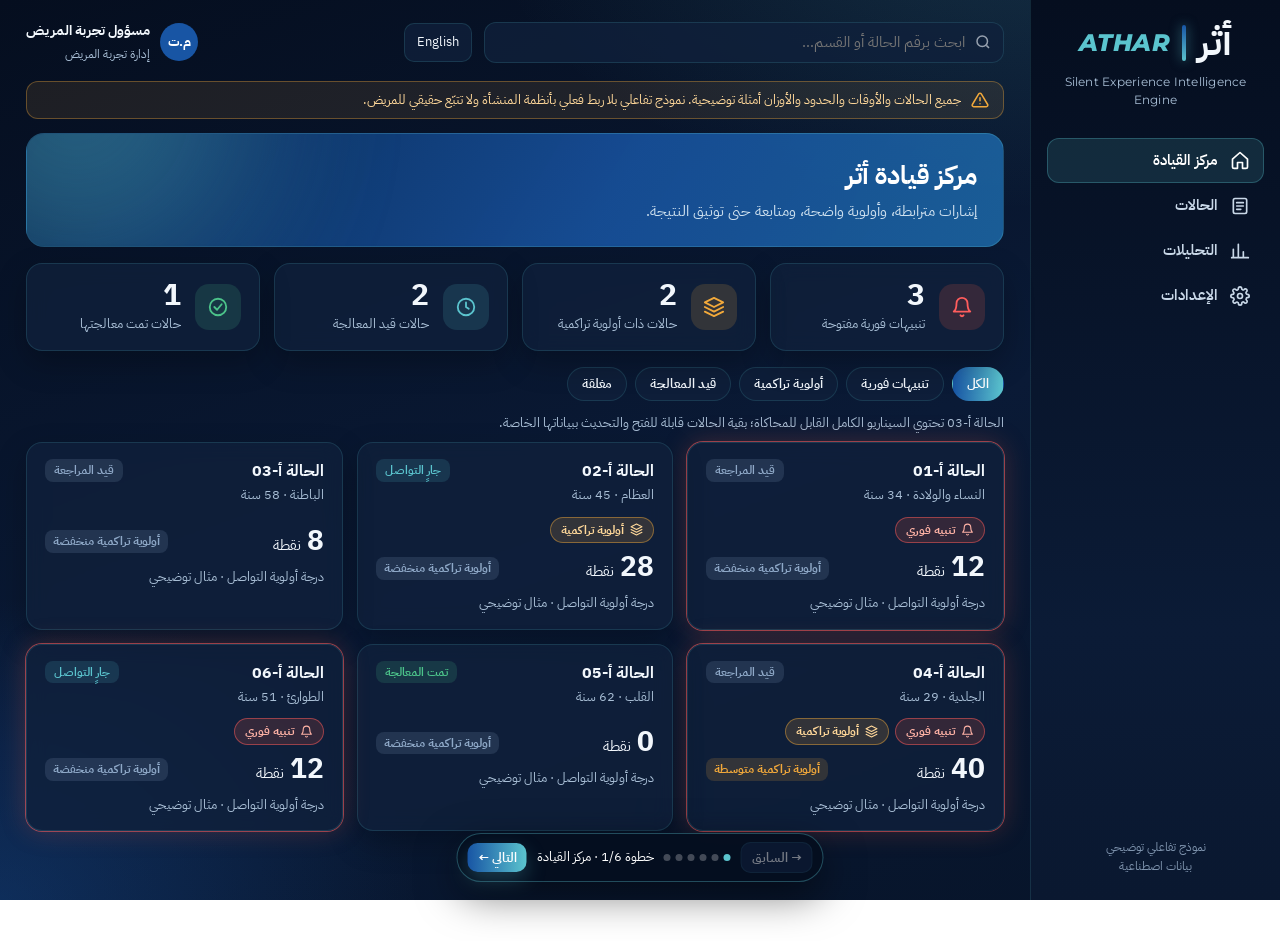
<file: index.html>
<!DOCTYPE html>
<html lang="ar" dir="rtl" data-theme="dark">
<head>
<meta charset="UTF-8">
<meta name="viewport" content="width=device-width, initial-scale=1">
<title>أثر · مركز قيادة أثر</title>
<link rel="preconnect" href="https://fonts.googleapis.com">
<link rel="stylesheet" href="https://fonts.googleapis.com/css2?family=IBM+Plex+Sans+Arabic:wght@400;500;600;700&family=Montserrat:ital,wght@1,800&display=swap">
<style>
:root{--blue:#1855A4;--teal:#5BC4CE;--navy:#050E1F;--ink:#F2F7FC;--muted:#A9BFD6;--faint:#7F94AE;--line:rgba(91,196,206,.16);--card:rgba(16,32,60,.78);--card2:rgba(22,42,76,.85);
--red:#FF5D5D;--red-s:rgba(228,87,61,.18);--orange:#F2A93B;--orange-s:rgba(242,169,59,.16);--green:#4CC38A;--green-s:rgba(76,195,138,.16);--slate:#8FA9C8;--slate-s:rgba(143,169,200,.16);
--font:'IBM Plex Sans Arabic','Sakkal Majalla',Tahoma,sans-serif}
:root[data-theme="light"]{--navy:#F3F7FB;--ink:#12243D;--muted:#5B6F8A;--faint:#8A9BB2;--line:#E2EAF3;--card:#fff;--card2:#F6F9FC;--slate:#5F7896}
*{box-sizing:border-box;margin:0;padding:0}
body{font-family:var(--font);color:var(--ink);min-height:100vh;font-size:15px;line-height:1.55;
 background:radial-gradient(900px 500px at 80% -10%,rgba(91,196,206,.16),transparent 60%),radial-gradient(700px 500px at 0% 100%,rgba(24,85,164,.35),transparent 60%),linear-gradient(160deg,#050E1F 0%,#0A1A36 55%,#071429 100%);background-attachment:fixed}
:root[data-theme="light"] body{background:#F3F7FB}
html[lang="en"] body{font-family:'IBM Plex Sans Arabic','Segoe UI',Tahoma,sans-serif}
button{font:inherit;cursor:pointer;color:inherit}
input,select,textarea{font:inherit;color:var(--ink);background:rgba(255,255,255,.06);border:1px solid var(--line);border-radius:10px;padding:8px 10px;width:100%}
:root[data-theme="light"] input,:root[data-theme="light"] select,:root[data-theme="light"] textarea{background:#fff}
select option{color:#12243D}
.app{display:grid;grid-template-columns:250px 1fr;min-height:100vh}
aside{background:linear-gradient(180deg,#050E1F,#0B1B36 70%,#0A1830);border-inline-end:1px solid rgba(91,196,206,.14);padding:24px 16px;position:sticky;top:0;height:100vh;display:flex;flex-direction:column;gap:6px;color:#F2F7FC}
.logo{display:flex;align-items:center;justify-content:center;gap:12px;direction:rtl}
.logo .ar{font-size:38px;font-weight:700;line-height:1}
.logo .vl{width:4px;height:36px;border-radius:4px;background:linear-gradient(180deg,var(--blue),var(--teal));box-shadow:0 0 12px rgba(91,196,206,.6)}
.logo .en{font-family:Montserrat,sans-serif;font-style:italic;font-weight:800;font-size:24px;color:var(--teal);letter-spacing:.02em}
.tagline{text-align:center;font-size:11.5px;color:#A9BFD6;margin:6px 0 22px;font-family:Montserrat,sans-serif;font-style:normal;letter-spacing:.02em}
nav button{width:100%;display:flex;align-items:center;gap:12px;padding:11px 14px;border-radius:12px;border:0;background:transparent;color:#C9D8E8;font-weight:600;text-align:start}
nav button:hover{background:rgba(255,255,255,.06)}
nav button.on{background:rgba(91,196,206,.14);color:#fff;box-shadow:inset 0 0 0 1px rgba(91,196,206,.3)}
nav svg{width:20px;height:20px;flex:none}
.side-foot{margin-top:auto;font-size:12px;color:#7F94AE;text-align:center;line-height:1.6}
main{padding:20px 26px 110px;min-width:0}
.top{display:flex;align-items:center;gap:12px;margin-bottom:16px}
.search{flex:1;max-width:520px;position:relative}
.search input{padding-inline-start:38px;border-radius:12px;background:var(--card)}
.search svg{position:absolute;inset-inline-start:12px;top:50%;transform:translateY(-50%);width:18px;height:18px;opacity:.6}
.who{margin-inline-start:auto;display:flex;align-items:center;gap:10px}
.av{width:38px;height:38px;border-radius:50%;display:grid;place-items:center;background:var(--blue);font-weight:700;font-size:13px;color:#fff}
.who b{display:block;font-size:14px}.who span{font-size:12px;color:var(--muted)}
.tbtn{border:1px solid var(--line);background:var(--card);border-radius:10px;padding:8px 12px;font-size:13px}
.demo-note{display:flex;align-items:center;gap:10px;background:rgba(242,169,59,.10);border:1px solid rgba(242,169,59,.35);color:#FFD89A;border-radius:12px;padding:8px 14px;font-size:13px;margin-bottom:14px}
:root[data-theme="light"] .demo-note{color:#8F5300}
.card{background:var(--card);border:1px solid var(--line);border-radius:16px;padding:16px 18px;box-shadow:0 12px 30px rgba(0,0,0,.25);backdrop-filter:blur(10px)}
:root[data-theme="light"] .card{box-shadow:0 6px 18px rgba(18,36,61,.06)}
h1{font-size:26px;font-weight:700}h2{font-size:18px;font-weight:700}h3{font-size:15.5px;font-weight:700}
.muted{color:var(--muted)}.small{font-size:12.5px}
.hero{position:relative;overflow:hidden;border-radius:18px;padding:22px 26px;margin-bottom:16px;background:linear-gradient(120deg,rgba(11,42,85,.92),rgba(24,85,164,.85) 60%,rgba(31,111,176,.8));border:1px solid rgba(91,196,206,.25);color:#fff}
.hero::after{content:'';position:absolute;width:340px;height:340px;border-radius:50%;background:var(--teal);filter:blur(80px);opacity:.35;inset-inline-end:-120px;top:-200px}
.hero p{color:#CFE1EF;margin-top:4px}
.kpis{display:grid;grid-template-columns:repeat(4,1fr);gap:14px;margin-bottom:16px}
.kpi{display:flex;gap:14px;align-items:center}
.kpi .ic{width:46px;height:46px;border-radius:14px;display:grid;place-items:center;flex:none}
.kpi .ic svg{width:22px;height:22px}
.kpi .v{font-size:30px;font-weight:700;line-height:1}
.kpi .l{font-size:13px;color:var(--muted);margin-top:4px}
.chips{display:flex;gap:8px;flex-wrap:wrap;margin-bottom:12px}
.chip{border:1px solid var(--line);background:var(--card);border-radius:999px;padding:6px 14px;font-size:13px;font-weight:600}
.chip.on{background:linear-gradient(90deg,var(--blue),var(--teal));color:#fff;border-color:transparent}
.grid-cases{display:grid;grid-template-columns:repeat(3,1fr);gap:14px}
.ccard{cursor:pointer;transition:transform .2s,border-color .2s;display:flex;flex-direction:column;gap:10px}
.ccard:hover{transform:translateY(-3px);border-color:rgba(91,196,206,.45)}
.ccard.instant{box-shadow:0 0 0 1px rgba(255,93,93,.55),0 0 26px rgba(228,87,61,.25)}
.crow{display:flex;justify-content:space-between;align-items:flex-start;gap:10px}
.badges{display:flex;gap:6px;flex-wrap:wrap}
.badge{display:inline-flex;align-items:center;gap:6px;border-radius:999px;padding:3px 10px;font-size:12px;font-weight:700}
.b-inst{background:var(--red-s);color:#FFB3A6;border:1px solid rgba(255,93,93,.5)}
.b-cum{background:var(--orange-s);color:#FFD89A;border:1px solid rgba(242,169,59,.45)}
:root[data-theme="light"] .b-inst{color:#B0331F}:root[data-theme="light"] .b-cum{color:#8F5300}
.st{border-radius:8px;padding:2px 9px;font-size:12px;font-weight:600;background:var(--slate-s);color:var(--slate)}
.st.done{background:var(--green-s);color:var(--green)}.st.esc{background:var(--red-s);color:var(--red)}.st.work{background:rgba(91,196,206,.15);color:var(--teal)}
.score{display:flex;align-items:baseline;gap:6px}
.score b{font-size:28px;line-height:1}
.lvl{font-size:12px;font-weight:700;border-radius:8px;padding:2px 8px}
.lv-low{background:var(--slate-s);color:var(--slate)}.lv-med{background:var(--orange-s);color:var(--orange)}.lv-high{background:var(--red-s);color:var(--red)}
.btn{border:1px solid var(--line);background:var(--card2);border-radius:10px;padding:8px 14px;font-weight:600;font-size:13.5px}
.btn:hover{border-color:rgba(91,196,206,.5)}
.btn.p{background:linear-gradient(90deg,var(--blue),var(--teal));border:0;color:#fff;box-shadow:0 8px 20px rgba(91,196,206,.25)}
.btn:disabled{opacity:.45;cursor:not-allowed}
.btn.sm{padding:5px 10px;font-size:12.5px}
.case-grid{display:grid;grid-template-columns:1.25fr 1fr;gap:14px;align-items:start}
.col{display:flex;flex-direction:column;gap:14px}
.alertbox{border-radius:14px;padding:12px 16px;background:var(--red-s);border:1px solid rgba(255,93,93,.55);display:flex;gap:12px;align-items:flex-start}
.alertbox.ended{background:rgba(242,169,59,.10);border-color:rgba(242,169,59,.45)}
.alertbox svg{width:22px;height:22px;flex:none;color:var(--red);margin-top:2px}
.sim{display:flex;gap:8px;flex-wrap:wrap;align-items:center}
.clock{font-family:Montserrat,sans-serif;font-style:normal;font-weight:800;font-size:20px;color:var(--teal);direction:ltr}
.tl{display:flex;flex-direction:column;gap:8px}
.ev{display:grid;grid-template-columns:1fr auto;gap:4px 12px;padding:10px 12px;border-radius:12px;background:rgba(255,255,255,.04);border:1px solid var(--line)}
:root[data-theme="light"] .ev{background:#F8FBFE}
.ev .meta{grid-column:1/-1;display:flex;flex-wrap:wrap;gap:6px 14px;font-size:12px;color:var(--muted)}
.ev .meta i{font-style:normal;color:var(--faint)}
.tag{font-size:11.5px;border-radius:6px;padding:1px 7px;border:1px solid var(--line)}
.tag.sys{color:#9EC9FF;border-color:rgba(111,167,255,.4)}.tag.loc{color:var(--teal);border-color:rgba(91,196,206,.5)}
.es{font-size:12px;font-weight:700;border-radius:6px;padding:1px 8px}
.es.on{background:rgba(91,196,206,.15);color:var(--teal)}.es.off{background:var(--slate-s);color:var(--slate)}.es.chk{background:var(--orange-s);color:var(--orange)}
.kv{display:grid;grid-template-columns:auto 1fr;gap:6px 14px;font-size:13.5px}
.kv dt{color:var(--muted)}
.sec-h{display:flex;justify-content:space-between;align-items:center;gap:10px;margin-bottom:10px;flex-wrap:wrap}
.note{font-size:12.5px;color:var(--muted);border-inline-start:3px solid var(--teal);padding-inline-start:10px;margin-top:10px}
.form{display:grid;grid-template-columns:1fr 1fr;gap:12px}
.form fieldset{border:1px solid var(--line);border-radius:12px;padding:10px 12px}
.form legend{padding:0 6px;font-weight:700;font-size:13px;color:var(--teal)}
.form label{display:block;font-size:12.5px;color:var(--muted);margin:6px 0 4px}
.err{color:var(--red);font-size:13px;margin-top:8px;font-weight:600}
.ok{color:var(--green);font-size:13px;margin-top:8px;font-weight:600}
.log{display:flex;flex-direction:column;gap:6px;max-height:340px;overflow:auto}
.log div{display:grid;grid-template-columns:62px 1fr;gap:10px;font-size:13px;padding:7px 10px;border-radius:10px;background:rgba(255,255,255,.04);border:1px solid var(--line)}
.log time{font-family:Montserrat,sans-serif;font-style:normal;font-weight:800;color:var(--teal);direction:ltr;font-size:12px}
table{width:100%;border-collapse:collapse;font-size:13.5px}
th,td{padding:8px;border-bottom:1px solid var(--line);text-align:start}
th{color:var(--muted);font-weight:600;font-size:12.5px}
.bars{display:flex;flex-direction:column;gap:8px}
.bar{display:grid;grid-template-columns:150px 1fr 40px;gap:10px;align-items:center;font-size:13px}
.bar .tr{height:12px;border-radius:6px;background:rgba(255,255,255,.06);overflow:hidden}
.bar .fl{height:100%;border-radius:6px;background:linear-gradient(90deg,var(--blue),var(--teal))}
.bar b{text-align:end}
.an-grid{display:grid;grid-template-columns:1fr 1fr;gap:14px}
.modal-bg{position:fixed;inset:0;background:rgba(3,10,25,.65);backdrop-filter:blur(4px);display:none;align-items:center;justify-content:center;z-index:50;padding:20px}
.modal-bg.open{display:flex}
.modal{width:min(640px,100%);max-height:90vh;overflow:auto}
.modal .acts{display:flex;gap:10px;justify-content:flex-end;margin-top:16px}
.path svg{width:100%;height:auto;display:block}
.tour{position:fixed;bottom:18px;left:50%;transform:translateX(-50%);z-index:40;display:flex;align-items:center;gap:10px;background:rgba(5,14,31,.94);border:1px solid rgba(91,196,206,.35);border-radius:999px;padding:8px 10px;box-shadow:0 14px 40px rgba(0,0,0,.5);color:#fff}
.tour .dots{display:flex;gap:5px}.tour .dots i{width:7px;height:7px;border-radius:50%;background:rgba(255,255,255,.25)}.tour .dots i.on{background:var(--teal)}
.tour span{font-size:13px;white-space:nowrap}
.hl{outline:2px solid var(--teal);outline-offset:4px;border-radius:16px;transition:outline-color .3s}
.empty{padding:20px;text-align:center;color:var(--muted)}
.why td b{font-family:Montserrat,sans-serif;font-style:normal}
@media(max-width:1100px){.app{grid-template-columns:1fr}aside{position:static;height:auto}.kpis,.grid-cases{grid-template-columns:1fr 1fr}.case-grid,.an-grid,.form{grid-template-columns:1fr}}
</style>
</head>
<body>
<div class="app">
  <aside>
    <div class="logo"><span class="ar">أثر</span><span class="vl"></span><span class="en">ATHAR</span></div>
    <div class="tagline">Silent Experience Intelligence Engine</div>
    <nav id="nav"></nav>
    <div class="side-foot" id="sideFoot"></div>
  </aside>
  <main>
    <div class="top">
      <div class="search"><svg viewBox="0 0 24 24" fill="none" stroke="currentColor" stroke-width="2"><circle cx="11" cy="11" r="7"/><path d="m20 20-3.5-3.5"/></svg><input id="q" type="search"></div>
      <button class="tbtn" id="langBtn"></button>
      <div class="who"><div class="av" id="av"></div><div><b id="whoName"></b><span id="whoRole"></span></div></div>
    </div>
    <div class="demo-note" id="demoNote"></div>
    <div id="view"></div>
  </main>
</div>
<div class="tour" id="tour"></div>
<div class="modal-bg" id="mbg"><div class="card modal" id="modal"></div></div>

<script>
(function(){
/* ================= i18n ================= */
let lang='ar';
const D={
 ar:{nav_home:'مركز القيادة',nav_cases:'الحالات',nav_an:'التحليلات',nav_set:'الإعدادات',side_foot:'نموذج تفاعلي توضيحي<br>بيانات اصطناعية',
  search:'ابحث برقم الحالة أو القسم…',who:'مسؤول تجربة المريض',role:'إدارة تجربة المريض',
  demo_note:'جميع الحالات والأوقات والحدود والأوزان أمثلة توضيحية. نموذج تفاعلي بلا ربط فعلي بأنظمة المنشأة ولا تتبّع حقيقي للمريض.',
  home_t:'مركز قيادة أثر',home_d:'إشارات مترابطة، وأولوية واضحة، ومتابعة حتى توثيق النتيجة.',
  k_inst:'تنبيهات فورية مفتوحة',k_cum:'حالات ذات أولوية تراكمية',k_work:'حالات قيد المعالجة',k_done:'حالات تمت معالجتها',
  f_all:'الكل',f_inst:'تنبيهات فورية',f_cum:'أولوية تراكمية',f_work:'قيد المعالجة',f_closed:'مغلقة',
  b_inst:'تنبيه فوري',b_cum:'أولوية تراكمية',pts:'نقطة',illus:'مثال توضيحي',
  lv_low:'أولوية تراكمية منخفضة',lv_med:'أولوية تراكمية متوسطة',lv_high:'أولوية تراكمية مرتفعة',
  interactive_hint:'الحالة أ-03 تحتوي السيناريو الكامل القابل للمحاكاة؛ بقية الحالات قابلة للفتح والتحديث ببياناتها الخاصة.',
  no_cases:'لا توجد حالات مطابقة.',open_case:'فتح الحالة',
  st_review:'قيد المراجعة',st_contacting:'جارٍ التواصل',st_processing:'قيد المعالجة',st_resolved:'تمت المعالجة',st_escalated:'تم التصعيد',st_closed_no_action:'مغلقة دون حاجة إلى إجراء',
  cases_t:'الحالات',cases_d:'كل حالة تمثل رحلة مريض واحدة؛ قد تحمل تنبيهًا فوريًا وأولوية تراكمية معًا.',
  th_case:'الحالة',th_dept:'القسم',th_type:'نوع التنبيه',th_score:'درجة أولوية التواصل',th_status:'حالة المعالجة',
  back:'رجوع',age:'العمر',yrs:'سنة',dept:'القسم',visit:'الزيارة',
  sim_t:'محاكاة السيناريو',sim_clock:'ساعة المحاكاة',sim_before:'قبل الزيارة',sim_adv:'تقديم وقت المحاكاة',sim_reset:'إعادة ضبط السيناريو',
  sim_add:'إضافة حدث توضيحي',add_move:'تنقل غير متوقع',add_return:'عودة غير متوقعة إلى محطة سابقة',add_appr:'موافقة معلقة تعيق الخدمة',
  sim_end:'انتهت خطوات الوقت في هذا السيناريو؛ يمكن إضافة أحداث توضيحية.',sim_note:'الأوقات والحدود والأوزان أمثلة توضيحية.',
  sim_only:'المحاكاة متاحة في الحالة أ-03 فقط.',
  inst_msg:'تنبيه فوري: تجاوز حد انتظار الخدمة. لا يتطلب التنبيه بلوغ عتبة الأولوية التراكمية.',
  inst_ended:'انتهى شرط التنبيه، وتبقى الحالة مفتوحة لمراجعة الفريق؛ انتهاء الانتظار وحده لا يثبت معالجة احتياج المريض.',
  inst_closed:'تمت مراجعة التنبيه الفوري وإغلاقه ضمن معالجة الحالة.',
  score_t:'درجة أولوية التواصل',score_note:'تساعد الدرجة على ترتيب الحالات، ولا تمثل نسبة لعدم الرضا أو تقييمًا سريريًا.',
  why_btn:'لماذا ظهرت هذه الأولوية؟',thr_note:'عتبات توضيحية تحتاج إلى معايرة ميدانية.',
  inst_keep:'التنبيه الفوري يظل ظاهرًا ويستدعي المراجعة حتى لو كانت الدرجة التراكمية منخفضة.',
  tl_t:'الخط الزمني للرحلة',tl_start:'البداية',tl_upd:'آخر تحديث',tl_place:'المكان',tl_src:'المصدر',
  pl_sys:'المكان من نظام الخدمة',pl_loc:'المنطقة من تحديد الموقع الداخلي',pl_none:'غير متاح',
  es_on:'مستمر',es_off:'انتهى',es_chk:'يحتاج تحققًا',
  tl_note:'لا يُستنتج وجود المريض داخل المنشأة من كون الزيارة مفتوحة.',
  loc_t:'الموقع والموافقة',c_status:'حالة الموافقة',c_at:'وقت تسجيل الموافقة',c_scope:'النطاق',c_src:'مصدر المكان',c_last:'آخر تحديث',
  c_none:'لم تُسجَّل بعد',c_granted:'موافق',c_denied:'غير موافق',c_withdrawn:'تم سحب الموافقة',
  c_scope_v:'داخل المنشأة خلال الزيارة الحالية',c_src_loc:'تحديد الموقع الداخلي (محاكاة)',c_src_sys:'أحداث نقاط الخدمة من الأنظمة المرتبطة',
  c_req:'محاكاة طلب الموافقة',c_withdraw:'سحب الموافقة',
  loc_fallback:'يستمر أثر بالاعتماد على أحداث الأنظمة المرتبطة عند عدم تفعيل تتبّع الموقع.',
  path_t:'محاكاة بيانات موقع داخلي',path_frozen:'تم سحب الموافقة: أُوقفت إضافة تحديثات موقع جديدة.',path_hidden:'مسار الحركة مخفي لعدم وجود موافقة على التتبّع. تُعرض أحداث نقاط الخدمة المتاحة من الأنظمة.',
  cm_t:'السماح بتحديد الموقع داخل المنشأة',cm_body:'يساعد تحديد موقعك داخل المنشأة خلال هذه الزيارة فريق تجربة المريض على معرفة منطقة الخدمة ومدة التوقف، لتقديم المساعدة عند الحاجة. يمكنك رفض التتبع أو سحب موافقتك.',
  cm_yes:'أوافق',cm_no:'لا أوافق',cm_sim:'محاكاة لشاشة المريض — لا يُطلب موقع الجهاز الحقيقي.',
  ask_t:'إشارات تستحق سؤال المريض',ask_none:'لا توجد إشارات نشطة مؤهلة حاليًا.',ask_comp:'لا تظهر شكوى مسجلة في البيانات المتاحة.',ask_survey:'لا تظهر استجابة لاستبيان في البيانات المتاحة.',
  ask_note:'غياب الشكوى أو الاستبيان لا يُفسَّر على أنه رضا، ولا على أنه عدم رضا.',
  post_btn:'استعراض سيناريو ما بعد الزيارة',post_hide:'إخفاء سيناريو ما بعد الزيارة',post_tag:'توسع لاحق — خارج نطاق التجربة الأولية',
  post_msg:'لم يظهر حدث صرف في المصدر المرتبط بعد المدة المحددة للسيناريو.',post_act:'الإجراء المقترح: التحقق من اكتمال البيانات، وإمكان الصرف خارج المنشأة، ثم التواصل عند الحاجة والتنسيق مع الجهة المختصة.',
  post_note:'لا يُحتسب هذا الحدث ضمن درجة السيناريو الرئيسي، وليس شرطًا لبدء التدخل.',
  upd_t:'تحديث الحالة',upd_sub:'يُحفظ في سجل الحالة داخل الديمو.',
  g_contact:'أولًا: نتيجة التواصل',g_verify:'ثانيًا: نتيجة التحقق',g_action:'ثالثًا: الإجراء',g_status:'رابعًا: حالة المعالجة',
  ct_none:'لم تبدأ المحاولة',ct_ok:'تم التواصل',ct_noans:'لم يرد',ct_later:'طلب التواصل لاحقًا',
  vf_open:'لم تُحسم بعد',vf_need:'احتياج مؤكد',vf_noneed:'لا حاجة إلى إجراء',vf_insuf:'بيانات غير كافية',
  a_desc:'وصف الإجراء',a_owner:'المسؤول عن المتابعة',a_assignee:'الجهة المسند إليها',a_fu:'موعد المتابعة (إن وجد)',
  r_desc:'وصف النتيجة',r_how:'كيفية التحقق من النتيجة',r_hint:'مطلوبان عند اختيار «تمت المعالجة».',
  save:'حفظ تحديث الحالة',saved:'تم حفظ التحديث في سجل الحالة.',nochange:'لا توجد تغييرات للحفظ.',
  e_noans:'«لم يرد» لا يسمح بإغلاق الحالة بوصفها «تمت المعالجة».',e_res:'«تمت المعالجة» يتطلب وصف النتيجة وكيفية التحقق منها.',
  e_res_ct:'«تمت المعالجة» يتطلب «تم التواصل» أو توثيقًا بديلًا في وصف النتيجة.',e_noaction:'«مغلقة دون حاجة إلى إجراء» تتطلب نتيجة تحقق «لا حاجة إلى إجراء».',
  e_act:'حالة «قيد المعالجة» أو «تم التصعيد» تتطلب وصف الإجراء والجهة المسند إليها.',
  closed_note:'إغلاق الحالة لا يثبت تلقائيًا صرف دواء أو اكتمال بقية الخدمات؛ تُوثَّق كل خطوة على حدة.',
  log_t:'سجل المتابعة',log_sub:'سجل توضيحي داخل النموذج.',
  learn_t:'بيانات للتقييم والتحسين',learn_b:'تُحفظ النتيجة ضمن بيانات يمكن استخدامها لاحقًا لتقييم القواعد ومعايرة الأوزان. لا يعيد هذا الديمو تدريب أي نموذج ولا يغيّر الأوزان تلقائيًا.',
  why_t:'لماذا ظهرت هذه الأولوية؟',w_sig:'الإشارة',w_w:'الوزن',w_src:'المصدر',w_state:'الحالة',w_count:'محتسبة',w_total:'مجموع الإشارات النشطة المؤهلة',
  ws_active:'نشطة',ws_hist:'سجل تاريخي',ws_unq:'غير مؤهلة',ws_dup:'دليل مكرر',yes:'نعم',no:'لا',
  why_note1:'لا يُحتسب التنقل أو العودة إلا بعد مقارنتهما بالخدمات المطلوبة والمسار المتوقع للمريض، وعند توفر موافقة التتبّع إذا كان مصدرهما تحديد الموقع.',
  why_note2:'تُحتسب الواقعة الواحدة مرة واحدة فقط؛ لا يُضاف وزنان للدليل نفسه تحت اسمين مختلفين.',
  why_note3:'الإشارة التي انتهى شرطها تنتقل إلى السجل التاريخي وتُستبعد من مجموع الإشارات النشطة في هذا المثال.',
  close:'إغلاق',
  an_t:'التحليلات',an_d:'بيانات اصطناعية لشرح شكل التحليل، وليست نتائج تجربة فعلية.',
  an_type:'الحالات حسب نوع التنبيه',an_status:'الحالات حسب حالة المعالجة',an_ttc:'زمن بدء التواصل (دقائق من إنشاء التنبيه)',an_need:'الاحتياجات المؤكدة بعد التواصل',an_unr:'الحالات التي تعذر التواصل معها',an_sp:'أكثر نقاط الخدمة ظهورًا للإشارات',
  an_tbl:'نوع التعثّر والإجراء المسجل',t_type:'نوع التعثّر',t_act:'الإجراء المسجل',t_n:'عدد الحالات',t_out:'النتيجة الموثقة',
  an_sat:'رضا المرضى المعلن — آخر 12 شهرًا',an_sat_n:'مؤشر الاستبيانات يعكس من أجاب فقط؛ يُعرض هنا للسياق.',
  ty_inst:'تنبيه فوري فقط',ty_cum:'أولوية تراكمية فقط',ty_both:'الاثنان معًا',ty_none:'دون تنبيه نشط',
  no_contact:'لم يبدأ التواصل',not_doc:'لم تُوثَّق بعد',none_rec:'لم يُسجَّل إجراء',
  set_t:'الإعدادات',set_d:'اللغة والمظهر وعتبات الأولوية.',set_lang:'اللغة',set_theme:'المظهر',dark:'داكن',light:'فاتح',
  set_thr:'عتبات الأولوية التراكمية',thr_low:'أقل من 40: أولوية تراكمية منخفضة',thr_med:'من 40 إلى 69: أولوية تراكمية متوسطة',thr_high:'70 فأكثر: أولوية تراكمية مرتفعة',
  set_inst:'التنبيه الفوري',set_inst_b:'حد الانتظار التوضيحي: 30 دقيقة. يظهر التنبيه الفوري عند تحقق الشرط التشغيلي دون انتظار تراكم الأوزان.',
  set_pr:'مبادئ التشغيل',pr1:'الإنسان في الحلقة: النظام يقترح ويرتّب ويشرح السبب؛ الفريق يقرر.',pr2:'تقليل البيانات: أحداث الرحلة فقط، دون الوصول إلى السجل الطبي.',pr3:'الموقع اختياري: بموافقة صريحة، خلال الزيارة الحالية فقط، ويمكن سحبها.',pr4:'لا يُستخدم لتقييم الموظفين أفرادًا.',
  tour:['مركز القيادة','فتح حالة والتنبيه الفوري','الوقت والمكان والموافقة','تفسير الأولوية التراكمية','توثيق التواصل والإجراء','النتيجة وسجل المتابعة'],
  prev:'السابق',next:'التالي',step:'خطوة',
  lg_alert:'إنشاء تنبيه فوري: ',lg_assign:'إسناد الحالة إلى: ',lg_contact:'محاولة تواصل: ',lg_verify:'نتيجة التحقق: ',lg_action:'الإجراء: ',lg_status:'تغير حالة المعالجة: ',lg_consent:'الموافقة على تحديد الموقع: ',lg_signal:'إضافة إشارة: ',lg_result:'النتيجة: ',lg_cond_end:'انتهى شرط التنبيه الفوري؛ الحالة مفتوحة للمراجعة.',lg_case:'فتح الحالة في مركز القيادة.',
  dash:'—',min:'د',over:'فوق الحد'},
 en:{nav_home:'Command Center',nav_cases:'Cases',nav_an:'Analytics',nav_set:'Settings',side_foot:'Illustrative interactive model<br>Synthetic data',
  search:'Search case ID or department…',who:'Patient Experience Officer',role:'Patient Experience Department',
  demo_note:'All cases, times, thresholds and weights are illustrative. Interactive model — no real system integration and no real patient tracking.',
  home_t:'ATHAR Command Center',home_d:'Connected signals, clear priority, and follow-up until the outcome is documented.',
  k_inst:'Open instant alerts',k_cum:'Cases with cumulative priority',k_work:'Cases in progress',k_done:'Cases resolved',
  f_all:'All',f_inst:'Instant alerts',f_cum:'Cumulative priority',f_work:'In progress',f_closed:'Closed',
  b_inst:'Instant alert',b_cum:'Cumulative priority',pts:'pts',illus:'illustrative example',
  lv_low:'Low cumulative priority',lv_med:'Medium cumulative priority',lv_high:'High cumulative priority',
  interactive_hint:'Case A-03 holds the full simulatable scenario; the other cases open and update with their own data.',
  no_cases:'No matching cases.',open_case:'Open case',
  st_review:'Under review',st_contacting:'Contacting',st_processing:'In progress',st_resolved:'Resolved',st_escalated:'Escalated',st_closed_no_action:'Closed — no action needed',
  cases_t:'Cases',cases_d:'Each case is one patient journey; it may carry an instant alert and cumulative priority together.',
  th_case:'Case',th_dept:'Department',th_type:'Alert type',th_score:'Contact priority score',th_status:'Handling status',
  back:'Back',age:'Age',yrs:'yrs',dept:'Department',visit:'Visit',
  sim_t:'Scenario simulation',sim_clock:'Simulation clock',sim_before:'Before visit',sim_adv:'Advance simulation time',sim_reset:'Reset scenario',
  sim_add:'Add illustrative event',add_move:'Unexpected movement',add_return:'Unexpected return to an earlier station',add_appr:'Pending approval blocking service',
  sim_end:'Time steps for this scenario are complete; illustrative events can be added.',sim_note:'Times, thresholds and weights are illustrative examples.',
  sim_only:'Simulation is available for case A-03 only.',
  inst_msg:'Instant alert: service waiting limit exceeded. The alert does not require reaching the cumulative priority threshold.',
  inst_ended:'The alert condition has ended; the case stays open for team review — the end of waiting alone does not prove the patient\'s need was addressed.',
  inst_closed:'The instant alert was reviewed and closed as part of handling the case.',
  score_t:'Contact priority score',score_note:'The score helps rank cases; it is not a dissatisfaction percentage or a clinical assessment.',
  why_btn:'Why this priority?',thr_note:'Illustrative thresholds requiring field calibration.',
  inst_keep:'An instant alert stays visible and requires review even when the cumulative score is low.',
  tl_t:'Journey timeline',tl_start:'Start',tl_upd:'Last update',tl_place:'Place',tl_src:'Source',
  pl_sys:'Place from service system',pl_loc:'Zone from indoor positioning',pl_none:'Not available',
  es_on:'Ongoing',es_off:'Ended',es_chk:'Needs verification',
  tl_note:'Presence inside the facility is not inferred from an open visit.',
  loc_t:'Location & consent',c_status:'Consent status',c_at:'Consent recorded at',c_scope:'Scope',c_src:'Place source',c_last:'Last update',
  c_none:'Not recorded yet',c_granted:'Granted',c_denied:'Declined',c_withdrawn:'Consent withdrawn',
  c_scope_v:'Inside the facility during the current visit',c_src_loc:'Indoor positioning (simulated)',c_src_sys:'Service-point events from connected systems',
  c_req:'Simulate consent request',c_withdraw:'Withdraw consent',
  loc_fallback:'ATHAR continues to rely on connected-system events when location tracking is not enabled.',
  path_t:'Simulated indoor location data',path_frozen:'Consent withdrawn: no new location updates are added.',path_hidden:'Movement path hidden — no tracking consent. Available service-point events from systems are shown.',
  cm_t:'Allow indoor location within the facility',cm_body:'Locating you inside the facility during this visit helps the Patient Experience team know your service area and how long you have waited, so they can help when needed. You can decline tracking or withdraw your consent.',
  cm_yes:'I agree',cm_no:'I do not agree',cm_sim:'Simulated patient screen — the real device location is never requested.',
  ask_t:'Signals worth asking the patient about',ask_none:'No active qualifying signals right now.',ask_comp:'No recorded complaint appears in the available data.',ask_survey:'No survey response appears in the available data.',
  ask_note:'Absence of a complaint or survey is not read as satisfaction, nor as dissatisfaction.',
  post_btn:'Show post-visit scenario',post_hide:'Hide post-visit scenario',post_tag:'Later extension — outside the initial pilot scope',
  post_msg:'No dispense event appeared in the connected source after the scenario\'s defined period.',post_act:'Suggested action: verify data completeness and the possibility of dispensing outside the facility, then contact the patient if needed and coordinate with the responsible unit.',
  post_note:'This event is not counted in the main scenario score and is not a prerequisite for intervention.',
  upd_t:'Case update',upd_sub:'Saved to the case log inside the demo.',
  g_contact:'1. Contact outcome',g_verify:'2. Verification outcome',g_action:'3. Action',g_status:'4. Handling status',
  ct_none:'Not attempted',ct_ok:'Contacted',ct_noans:'No answer',ct_later:'Asked to be contacted later',
  vf_open:'Not determined yet',vf_need:'Confirmed need',vf_noneed:'No action needed',vf_insuf:'Insufficient data',
  a_desc:'Action description',a_owner:'Follow-up owner',a_assignee:'Assigned unit',a_fu:'Follow-up date (if any)',
  r_desc:'Outcome description',r_how:'How the outcome was verified',r_hint:'Both required when choosing "Resolved".',
  save:'Save case update',saved:'Update saved to the case log.',nochange:'No changes to save.',
  e_noans:'"No answer" cannot close the case as "Resolved".',e_res:'"Resolved" requires an outcome description and how it was verified.',
  e_res_ct:'"Resolved" requires "Contacted" or alternative documentation in the outcome description.',e_noaction:'"Closed — no action needed" requires the verification outcome "No action needed".',
  e_act:'"In progress" or "Escalated" requires an action description and an assigned unit.',
  closed_note:'Closing a case does not automatically prove dispensing or completion of other services; each step is documented separately.',
  log_t:'Follow-up log',log_sub:'Illustrative log inside the model.',
  learn_t:'Data for evaluation and improvement',learn_b:'The outcome is stored as data that can later be used to evaluate the rules and calibrate weights. This demo does not retrain any model or change weights automatically.',
  why_t:'Why this priority?',w_sig:'Signal',w_w:'Weight',w_src:'Source',w_state:'State',w_count:'Counted',w_total:'Total of active qualifying signals',
  ws_active:'Active',ws_hist:'Historical',ws_unq:'Not qualifying',ws_dup:'Duplicate evidence',yes:'Yes',no:'No',
  why_note1:'Movement or return only counts after comparison with the requested services and the expected path, and — when derived from positioning — only with tracking consent.',
  why_note2:'A single occurrence is counted once; no two weights are added for the same evidence under different names.',
  why_note3:'A signal whose condition has ended moves to the historical log and is excluded from the active total in this example.',
  close:'Close',
  an_t:'Analytics',an_d:'Synthetic data to illustrate the analysis format — not results of an actual pilot.',
  an_type:'Cases by alert type',an_status:'Cases by handling status',an_ttc:'Time to first contact (minutes from alert)',an_need:'Confirmed needs after contact',an_unr:'Cases that could not be reached',an_sp:'Service points with most signals',
  an_tbl:'Friction type and recorded action',t_type:'Friction type',t_act:'Recorded action',t_n:'Cases',t_out:'Documented outcome',
  an_sat:'Reported satisfaction — last 12 months',an_sat_n:'The survey indicator reflects respondents only; shown here for context.',
  ty_inst:'Instant alert only',ty_cum:'Cumulative priority only',ty_both:'Both',ty_none:'No active alert',
  no_contact:'Contact not started',not_doc:'Not documented yet',none_rec:'No action recorded',
  set_t:'Settings',set_d:'Language, appearance and priority thresholds.',set_lang:'Language',set_theme:'Appearance',dark:'Dark',light:'Light',
  set_thr:'Cumulative priority thresholds',thr_low:'Below 40: low cumulative priority',thr_med:'40 to 69: medium cumulative priority',thr_high:'70 and above: high cumulative priority',
  set_inst:'Instant alert',set_inst_b:'Illustrative waiting limit: 30 minutes. The instant alert appears when the operational condition is met, without waiting for weights to accumulate.',
  set_pr:'Operating principles',pr1:'Human in the loop: the system suggests, ranks and explains; the team decides.',pr2:'Data minimisation: journey events only, no access to the medical record.',pr3:'Location is optional: explicit consent, current visit only, withdrawable.',pr4:'Not used to evaluate individual staff.',
  tour:['Command center','Open a case & instant alert','Time, place and consent','Explaining cumulative priority','Documenting contact & action','Outcome & follow-up log'],
  prev:'Back',next:'Next',step:'Step',
  lg_alert:'Instant alert created: ',lg_assign:'Case assigned to: ',lg_contact:'Contact attempt: ',lg_verify:'Verification outcome: ',lg_action:'Action: ',lg_status:'Handling status changed: ',lg_consent:'Indoor location consent: ',lg_signal:'Signal added: ',lg_result:'Outcome: ',lg_cond_end:'Instant alert condition ended; case remains open for review.',lg_case:'Case opened in the command center.',
  dash:'—',min:'min',over:'over limit'}
};
const t=k=>(D[lang][k]!==undefined?D[lang][k]:k);
const L=o=>o==null?'':(typeof o==='string'?o:(o[lang]||o.ar));

/* ================= constants ================= */
const TH={med:40,high:70}; const WAIT_LIMIT=30;
const level=s=>s>=TH.high?'high':s>=TH.med?'med':'low';
const SIG={
 resched:{w:8,n:{ar:'تكرار إعادة الجدولة من مقدم الخدمة',en:'Repeated provider-initiated rescheduling'},src:{ar:'نظام المواعيد',en:'Appointments system'}},
 wait:{w:12,n:{ar:'انتظار يتجاوز الحد التوضيحي (30 د)',en:'Waiting above illustrative limit (30 min)'},src:{ar:'نظام الطوابير',en:'Queue system'}},
 move:{w:10,n:{ar:'تنقل غير متوقع مقارنة بالمسار المتوقع',en:'Unexpected movement vs expected path'},src:{ar:'تحديد الموقع الداخلي (محاكاة)',en:'Indoor positioning (simulated)'}},
 ret:{w:10,n:{ar:'عودة غير متوقعة إلى محطة سابقة',en:'Unexpected return to an earlier station'},src:{ar:'تحديد الموقع الداخلي (محاكاة)',en:'Indoor positioning (simulated)'}},
 appr:{w:10,n:{ar:'موافقة معلقة تعيق الخدمة',en:'Pending approval blocking service'},src:{ar:'نظام التأمين والموافقات',en:'Insurance & approvals system'}}
};
const P={reg:{ar:'التسجيل',en:'Registration'},cw:{ar:'انتظار العيادة',en:'Clinic waiting'},cl:{ar:'العيادة',en:'Clinic'},rad:{ar:'منطقة الأشعة',en:'Radiology zone'},ins:{ar:'نافذة التأمين',en:'Insurance desk'},ph:{ar:'الصيدلية',en:'Pharmacy'},ent:{ar:'المدخل',en:'Entrance'},lab:{ar:'المختبر',en:'Laboratory'},er:{ar:'الطوارئ',en:'Emergency'}};
const DEPTS={ob:{ar:'النساء والولادة',en:'OB/GYN'},or:{ar:'العظام',en:'Orthopedics'},im:{ar:'الباطنة',en:'Internal Medicine'},de:{ar:'الجلدية',en:'Dermatology'},ca:{ar:'القلب',en:'Cardiology'},em:{ar:'الطوارئ',en:'Emergency'}};

/* ================= data ================= */
function sig(key,opts){return Object.assign({key,w:SIG[key].w,state:'active',src:(key==='move'||key==='ret')?'loc':'sys',ev:key+'-'+Math.random().toString(36).slice(2,7),pathChecked:true},opts||{})}
function evn(o){return Object.assign({status:'off',psrc:'sys'},o)}
function baseForm(){return {contact:'none',verify:'open',adesc:'',owner:'',assignee:'',fu:'',rdesc:'',rhow:''}}
function seed(){
 const cs=[];
 // A-01 instant only, ongoing wait
 cs.push({id:'A-01',name:{ar:'الحالة أ-01',en:'Case A-01'},age:34,dept:'ob',status:'review',consent:{s:'none'},
  inst:{state:'open',at:'10:35',reason:{ar:'انتظار 41 دقيقة — 11 دقيقة فوق الحد التوضيحي',en:'41 min wait — 11 min over illustrative limit'}},
  signals:[sig('wait')],
  events:[evn({what:{ar:'التسجيل',en:'Registration'},start:'10:02',upd:'10:04',place:'reg',src:{ar:'نظام معلومات المستشفى',en:'HIS'}}),
          evn({what:{ar:'انتظار العيادة (41 د حتى الآن)',en:'Clinic waiting (41 min so far)'},start:'10:05',upd:'10:46',place:'cw',src:{ar:'نظام الطوابير',en:'Queue system'},status:'on'})],
  form:baseForm(),log:[{at:'10:35',k:'lg_alert',v:{ar:'انتظار يتجاوز الحد التوضيحي',en:'waiting above illustrative limit'}}],loc:[]});
 // A-02 cumulative only, contacting
 cs.push({id:'A-02',name:{ar:'الحالة أ-02',en:'Case A-02'},age:45,dept:'or',status:'contacting',consent:{s:'granted',at:'08:51',last:'09:58'},inst:null,
  signals:[sig('resched'),sig('appr'),sig('ret')],
  events:[evn({what:{ar:'إعادة جدولة الموعد مرتين من مقدم الخدمة',en:'Appointment rescheduled twice by provider'},start:'—',upd:'—',place:null,src:{ar:'نظام المواعيد',en:'Appointments system'}}),
          evn({what:{ar:'موافقة تأمين معلقة لإجراء الأشعة',en:'Insurance approval pending for imaging'},start:'09:20',upd:'09:58',place:'ins',src:{ar:'نظام التأمين والموافقات',en:'Insurance & approvals'},status:'on'}),
          evn({what:{ar:'عودة إلى نافذة التسجيل بعد بدء الخدمة',en:'Returned to registration after service start'},start:'09:41',upd:'09:44',place:'reg',psrc:'loc',src:{ar:'تحديد الموقع الداخلي (محاكاة)',en:'Indoor positioning (simulated)'}})],
  form:Object.assign(baseForm(),{contact:'ok',assignee:'شؤون التأمين',owner:'فريق تجربة المريض',adesc:'متابعة الموافقة مع شؤون التأمين'}),
  log:[{at:'09:46',k:'lg_signal',v:{ar:'اجتماع 3 إشارات مؤهلة',en:'3 qualifying signals combined'}},{at:'09:50',k:'lg_assign',v:{ar:'شؤون التأمين',en:'Insurance affairs'}},{at:'09:55',k:'lg_contact',v:{ar:'تم التواصل',en:'Contacted'}}],
  loc:['ent','reg','cw','cl','ins','reg']});
 // A-03 scenario
 cs.push(scenarioA03());
 // A-04 both badges, medium
 cs.push({id:'A-04',name:{ar:'الحالة أ-04',en:'Case A-04'},age:29,dept:'de',status:'review',consent:{s:'granted',at:'09:02',last:'10:30'},
  inst:{state:'open',at:'10:21',reason:{ar:'انتظار 36 دقيقة — 6 دقائق فوق الحد التوضيحي',en:'36 min wait — 6 min over illustrative limit'}},
  signals:[sig('resched'),sig('wait'),sig('appr'),sig('move')],
  events:[evn({what:{ar:'إعادة جدولة الموعد مرتين من مقدم الخدمة',en:'Appointment rescheduled twice by provider'},start:'—',upd:'—',place:null,src:{ar:'نظام المواعيد',en:'Appointments system'}}),
          evn({what:{ar:'توجه إلى المختبر دون طلب تحاليل في الزيارة',en:'Went to the lab with no lab order in the visit'},start:'09:31',upd:'09:39',place:'lab',psrc:'loc',src:{ar:'تحديد الموقع الداخلي (محاكاة)',en:'Indoor positioning (simulated)'}}),
          evn({what:{ar:'موافقة معلقة لإجراء جلدي',en:'Approval pending for dermatology procedure'},start:'09:45',upd:'10:30',place:'ins',src:{ar:'نظام التأمين والموافقات',en:'Insurance & approvals'},status:'on'}),
          evn({what:{ar:'انتظار العيادة (36 د حتى الآن)',en:'Clinic waiting (36 min so far)'},start:'09:51',upd:'10:27',place:'cw',src:{ar:'نظام الطوابير',en:'Queue system'},status:'on'})],
  form:baseForm(),log:[{at:'10:21',k:'lg_alert',v:{ar:'انتظار يتجاوز الحد التوضيحي',en:'waiting above illustrative limit'}}],loc:['ent','reg','lab','cw','ins','cw']});
 // A-05 resolved
 cs.push({id:'A-05',name:{ar:'الحالة أ-05',en:'Case A-05'},age:62,dept:'ca',status:'resolved',consent:{s:'denied',at:'08:40'},
  inst:{state:'closed',at:'09:20',reason:{ar:'انتظار 34 دقيقة',en:'34 min wait'}},
  signals:[sig('wait',{state:'hist'})],
  events:[evn({what:{ar:'انتظار العيادة 44 دقيقة (14 فوق الحد)',en:'Clinic waiting 44 min (14 over limit)'},start:'08:46',upd:'09:30',place:'cw',src:{ar:'نظام الطوابير',en:'Queue system'}}),
          evn({what:{ar:'بدء خدمة العيادة',en:'Clinic service started'},start:'09:30',upd:'09:52',place:'cl',src:{ar:'نظام معلومات المستشفى',en:'HIS'}})],
  form:Object.assign(baseForm(),{contact:'ok',verify:'need',adesc:'اعتذار وتنسيق أولوية الدخول للطبيب',owner:'فريق تجربة المريض',assignee:'تمريض العيادة',rdesc:'دخل المريض للطبيب خلال 8 دقائق من التواصل',rhow:'حدث بدء الخدمة في النظام + تأكيد شفهي من المريض'}),
  log:[{at:'09:20',k:'lg_alert',v:{ar:'انتظار يتجاوز الحد التوضيحي',en:'waiting above illustrative limit'}},{at:'09:22',k:'lg_assign',v:{ar:'تمريض العيادة',en:'Clinic nursing'}},{at:'09:24',k:'lg_contact',v:{ar:'تم التواصل',en:'Contacted'}},{at:'09:25',k:'lg_verify',v:{ar:'احتياج مؤكد',en:'Confirmed need'}},{at:'09:31',k:'lg_status',v:{ar:'تمت المعالجة',en:'Resolved'}}],loc:[]});
 // A-06 no answer
 cs.push({id:'A-06',name:{ar:'الحالة أ-06',en:'Case A-06'},age:51,dept:'em',status:'contacting',consent:{s:'none'},
  inst:{state:'open',at:'11:05',reason:{ar:'انتظار 33 دقيقة في الطوارئ (حالة غير حرجة)',en:'33 min ER wait (non-urgent)'}},
  signals:[sig('wait')],
  events:[evn({what:{ar:'انتظار الطوارئ — فرز غير حرج',en:'ER waiting — non-urgent triage'},start:'10:32',upd:'11:05',place:'er',src:{ar:'نظام الطوابير',en:'Queue system'},status:'on'})],
  form:Object.assign(baseForm(),{contact:'noans',assignee:'فريق تجربة المريض'}),
  log:[{at:'11:05',k:'lg_alert',v:{ar:'انتظار يتجاوز الحد التوضيحي',en:'waiting above illustrative limit'}},{at:'11:12',k:'lg_contact',v:{ar:'لم يرد',en:'No answer'}}],loc:[]});
 return cs;
}
function scenarioA03(){
 return {id:'A-03',name:{ar:'الحالة أ-03',en:'Case A-03'},age:58,dept:'im',status:'review',interactive:true,step:0,clock:null,post:false,
  consent:{s:'none'},inst:null,
  signals:[sig('resched',{ev:'ev-resched'})],
  events:[evn({id:'e-res',what:{ar:'تكرار إعادة الجدولة من مقدم الخدمة',en:'Repeated provider-initiated rescheduling'},start:'—',upd:'—',place:null,src:{ar:'نظام المواعيد',en:'Appointments system'}})],
  form:baseForm(),log:[{at:'—',k:'lg_signal',v:{ar:'تكرار إعادة الجدولة (8 نقاط)',en:'Repeated rescheduling (8 pts)'}}],loc:[],added:{}};
}
let cases=seed();
const byId=id=>cases.find(c=>c.id===id);

/* ================= derived ================= */
function qualifies(c,s){
 if(s.state!=='active')return false;
 if(s.src==='loc'){ if(!(c.consent.s==='granted'||(c.consent.s==='withdrawn'&&s.preWithdraw)))return false; if(!s.pathChecked)return false;}
 return true;
}
function scoreRows(c){
 const seen={};const rows=c.signals.map(s=>{let st=s.state==='hist'?'hist':qualifies(c,s)?'active':'unq';let counted=false;
  if(st==='active'){ if(seen[s.ev]){st='dup'} else {seen[s.ev]=1;counted=true} } return {s,st,counted}});
 return rows;
}
const score=c=>scoreRows(c).filter(r=>r.counted).reduce((a,r)=>a+r.s.w,0);
const activeCount=c=>scoreRows(c).filter(r=>r.counted).length;
const closed=c=>['resolved','closed_no_action'].includes(c.status);
const hasInst=c=>c.inst&&c.inst.state!=='closed'&&!closed(c);
const hasCum=c=>activeCount(c)>=2&&!closed(c);
const working=c=>['contacting','processing','escalated'].includes(c.status);
function stCls(s){return s==='resolved'||s==='closed_no_action'?'done':s==='escalated'?'esc':['contacting','processing'].includes(s)?'work':''}

/* ================= state & routing ================= */
let route={v:'home',id:null}, filter='all', q='', tourStep=0, msg=null;
function go(v,id){route={v,id:id||null};msg=null;render();window.scrollTo({top:0})}

/* ================= icons ================= */
const I={home:'<path d="M3 11l9-8 9 8v9a2 2 0 0 1-2 2h-4v-7H9v7H5a2 2 0 0 1-2-2z"/>',cases:'<rect x="4" y="3" width="16" height="18" rx="2"/><path d="M8 8h8M8 12h8M8 16h5"/>',an:'<path d="M4 20V10M10 20V4M16 20v-7M22 20H2"/>',set:'<circle cx="12" cy="12" r="3"/><path d="M19.4 15a1.6 1.6 0 0 0 .3 1.8l.1.1a2 2 0 1 1-2.8 2.8l-.1-.1a1.6 1.6 0 0 0-1.8-.3 1.6 1.6 0 0 0-1 1.5V21a2 2 0 1 1-4 0v-.1a1.6 1.6 0 0 0-1-1.5 1.6 1.6 0 0 0-1.8.3l-.1.1a2 2 0 1 1-2.8-2.8l.1-.1a1.6 1.6 0 0 0 .3-1.8 1.6 1.6 0 0 0-1.5-1H3a2 2 0 1 1 0-4h.1a1.6 1.6 0 0 0 1.5-1 1.6 1.6 0 0 0-.3-1.8l-.1-.1a2 2 0 1 1 2.8-2.8l.1.1a1.6 1.6 0 0 0 1.8.3H9a1.6 1.6 0 0 0 1-1.5V3a2 2 0 1 1 4 0v.1a1.6 1.6 0 0 0 1 1.5 1.6 1.6 0 0 0 1.8-.3l.1-.1a2 2 0 1 1 2.8 2.8l-.1.1a1.6 1.6 0 0 0-.3 1.8V9a1.6 1.6 0 0 0 1.5 1H21a2 2 0 1 1 0 4h-.1a1.6 1.6 0 0 0-1.5 1z"/>',
 bell:'<path d="M6 8a6 6 0 0 1 12 0c0 7 3 9 3 9H3s3-2 3-9"/><path d="M10.3 21a1.9 1.9 0 0 0 3.4 0"/>',layers:'<path d="m12 2 10 5-10 5L2 7z"/><path d="m2 17 10 5 10-5M2 12l10 5 10-5"/>',clock:'<circle cx="12" cy="12" r="9"/><path d="M12 7v5l3 2"/>',check:'<circle cx="12" cy="12" r="9"/><path d="m8 12 3 3 5-6"/>',warn:'<path d="M10.3 3.9 1.8 18a2 2 0 0 0 1.7 3h17a2 2 0 0 0 1.7-3L13.7 3.9a2 2 0 0 0-3.4 0z"/><path d="M12 9v4M12 17h.01"/>'};
const ic=(n,col)=>`<svg viewBox="0 0 24 24" fill="none" stroke="${col||'currentColor'}" stroke-width="2" stroke-linecap="round" stroke-linejoin="round">${I[n]}</svg>`;

/* ================= render: chrome ================= */
function renderChrome(){
 document.documentElement.lang=lang;document.documentElement.dir=lang==='ar'?'rtl':'ltr';
 const items=[['home','home','nav_home'],['cases','cases','nav_cases'],['analytics','an','nav_an'],['settings','set','nav_set']];
 document.getElementById('nav').innerHTML=items.map(([v,i,k])=>`<button data-go="${v}" class="${(route.v===v||(v==='cases'&&route.v==='case'))?'on':''}">${ic(i)}${t(k)}</button>`).join('');
 document.getElementById('sideFoot').innerHTML=t('side_foot');
 document.getElementById('q').placeholder=t('search');document.getElementById('q').value=q;
 document.getElementById('langBtn').textContent=lang==='ar'?'English':'العربية';
 document.getElementById('av').textContent=lang==='ar'?'م.ت':'PX';
 document.getElementById('whoName').textContent=t('who');document.getElementById('whoRole').textContent=t('role');
 document.getElementById('demoNote').innerHTML=ic('warn','#F2A93B').replace('<svg','<svg style="width:18px;height:18px;flex:none"')+t('demo_note');
}

/* ================= render: helpers ================= */
const badgesOf=c=>`<span class="badges">${hasInst(c)?`<span class="badge b-inst">${ic('bell').replace('<svg','<svg style="width:13px;height:13px"')}${t('b_inst')}</span>`:''}${hasCum(c)?`<span class="badge b-cum">${ic('layers').replace('<svg','<svg style="width:13px;height:13px"')}${t('b_cum')}</span>`:''}</span>`;
const scoreHtml=(c,big)=>{const s=score(c),lv=level(s);return `<div class="score"><b style="${big?'font-size:40px':''}">${s}</b><span>${t('pts')}</span></div><span class="lvl lv-${lv}">${t('lv_'+lv)}</span>`};
function filtered(){
 return cases.filter(c=>{
  if(filter==='inst'&&!hasInst(c))return false;if(filter==='cum'&&!hasCum(c))return false;if(filter==='work'&&!working(c))return false;if(filter==='closed'&&!closed(c))return false;
  if(q){const s=(c.id+' '+L(c.name)+' '+L(DEPTS[c.dept])+' '+c.name.ar+' '+c.name.en).toLowerCase();if(!s.includes(q.toLowerCase()))return false}
  return true});
}
function chips(){return `<div class="chips">${[['all','f_all'],['inst','f_inst'],['cum','f_cum'],['work','f_work'],['closed','f_closed']].map(([f,k])=>`<button class="chip ${filter===f?'on':''}" data-filter="${f}">${t(k)}</button>`).join('')}</div>`}

/* ================= views ================= */
function vHome(){
 const k=[['k_inst',cases.filter(hasInst).length,'bell','#FF5D5D','var(--red-s)'],['k_cum',cases.filter(hasCum).length,'layers','#F2A93B','var(--orange-s)'],['k_work',cases.filter(working).length,'clock','#5BC4CE','rgba(91,196,206,.15)'],['k_done',cases.filter(closed).length,'check','#4CC38A','var(--green-s)']];
 const list=filtered();
 return `<section id="tour-1"><div class="hero"><h1>${t('home_t')}</h1><p>${t('home_d')}</p></div>
 <div class="kpis">${k.map(([l,v,i,col,bg])=>`<div class="card kpi"><div class="ic" style="background:${bg}">${ic(i,col)}</div><div><div class="v">${v}</div><div class="l">${t(l)}</div></div></div>`).join('')}</div>
 ${chips()}<p class="small muted" style="margin-bottom:10px">${t('interactive_hint')}</p>
 <div class="grid-cases">${list.length?list.map(c=>`<div class="card ccard ${hasInst(c)?'instant':''}" data-open="${c.id}">
  <div class="crow"><div><h3>${L(c.name)}</h3><span class="small muted">${L(DEPTS[c.dept])} · ${c.age} ${t('yrs')}</span></div><span class="st ${stCls(c.status)}">${t('st_'+c.status)}</span></div>
  ${badgesOf(c)}<div class="crow" style="align-items:center">${scoreHtml(c)}</div>
  <span class="small muted">${t('score_t')} · ${t('illus')}</span></div>`).join(''):`<div class="empty">${t('no_cases')}</div>`}</div></section>`;
}
function vCases(){
 const list=filtered();
 return `<div class="hero"><h1>${t('cases_t')}</h1><p>${t('cases_d')}</p></div>${chips()}
 <div class="card"><table><thead><tr><th>${t('th_case')}</th><th>${t('th_dept')}</th><th>${t('th_type')}</th><th>${t('th_score')}</th><th>${t('th_status')}</th><th></th></tr></thead><tbody>
 ${list.length?list.map(c=>`<tr><td><b>${L(c.name)}</b></td><td>${L(DEPTS[c.dept])}</td><td>${badgesOf(c)||t('dash')}</td><td>${score(c)} ${t('pts')} <span class="lvl lv-${level(score(c))}">${t('lv_'+level(score(c)))}</span></td><td><span class="st ${stCls(c.status)}">${t('st_'+c.status)}</span></td><td><button class="btn sm" data-open="${c.id}">${t('open_case')}</button></td></tr>`).join(''):`<tr><td colspan="6" class="empty">${t('no_cases')}</td></tr>`}
 </tbody></table></div>`;
}
function clockLabel(c){return c.clock||t('sim_before')}
function simBox(c){
 if(!c.interactive)return `<div class="card"><div class="sec-h"><h2>${t('sim_t')}</h2></div><p class="small muted">${t('sim_only')}</p></div>`;
 const done=c.step>=3;const g=c.consent.s==='granted';
 const btnAdd=(k,lab)=>`<button class="btn sm" data-add="${k}" ${!done||c.added[k]?'disabled':''}>+ ${lab}</button>`;
 return `<div class="card" id="tour-2a"><div class="sec-h"><h2>${t('sim_t')}</h2><span class="small muted">${t('sim_clock')}: <span class="clock">${clockLabel(c)}</span></span></div>
 <div class="sim"><button class="btn p sm" data-adv ${done?'disabled':''}>${t('sim_adv')} ⏱</button><button class="btn sm" data-reset>${t('sim_reset')}</button></div>
 ${done?`<p class="small muted" style="margin-top:8px">${t('sim_end')}</p>`:''}
 <div class="sim" style="margin-top:10px"><span class="small muted">${t('sim_add')}:</span>${btnAdd('move',t('add_move'))}${btnAdd('ret',t('add_return'))}${btnAdd('appr',t('add_appr'))}</div>
 ${done&&!g?`<p class="note">${lang==='ar'?'دون موافقة التتبّع تُضاف أحداث نقاط الخدمة من الأنظمة فقط، ولا يُحتسب التنقل أو العودة.':'Without tracking consent, only service-point events from systems are added; movement and return are not counted.'}</p>`:''}
 <p class="note">${t('sim_note')}</p></div>`;
}
function instBox(c){
 if(!c.inst)return '';
 if(c.inst.state==='closed'||closed(c))return `<div class="alertbox ended">${ic('check','#4CC38A')}<div><b>${t('b_inst')} · ${c.inst.at}</b><p class="small">${L(c.inst.reason)}</p><p class="small muted">${t('inst_closed')}</p></div></div>`;
 return `<div class="alertbox ${c.inst.state==='ended'?'ended':''}">${ic('bell','#FF5D5D')}<div><b>${t('b_inst')} · ${c.inst.at}</b><p class="small">${L(c.inst.reason)}</p><p style="margin-top:4px">${t('inst_msg')}</p>${c.inst.state==='ended'?`<p class="small" style="margin-top:4px;color:#FFD89A">${t('inst_ended')}</p>`:''}</div></div>`;
}
function scoreCard(c){
 const s=score(c),lv=level(s);
 return `<div class="card" id="tour-4"><div class="sec-h"><h2>${t('score_t')}</h2>${badgesOf(c)}</div>
 <div style="display:flex;align-items:center;gap:16px;flex-wrap:wrap"><div class="score"><b style="font-size:42px">${s}</b><span style="font-size:18px">${t('pts')}</span></div><span class="muted">— ${t('illus')}</span><span class="lvl lv-${lv}">${t('lv_'+lv)}</span></div>
 <p class="small" style="margin-top:8px">${t('score_note')}</p>
 ${hasInst(c)?`<p class="small" style="margin-top:6px;color:#FFB3A6;font-weight:600">${t('inst_keep')}</p>`:''}
 <div style="display:flex;gap:10px;align-items:center;margin-top:10px;flex-wrap:wrap"><button class="btn p sm" data-why>${t('why_btn')}</button><span class="small muted">${TH.med} / ${TH.high} · ${t('thr_note')}</span></div></div>`;
}
function timeline(c){
 return `<div class="card" id="tour-3a"><div class="sec-h"><h2>${t('tl_t')}</h2></div><div class="tl">
 ${c.events.map(e=>`<div class="ev"><b>${L(e.what)}</b><span class="es ${e.status}">${t('es_'+e.status)}</span>
  <div class="meta"><span><i>${t('tl_start')}:</i> ${e.start}</span><span><i>${t('tl_upd')}:</i> ${e.upd}</span>
  <span><i>${t('tl_place')}:</i> ${e.place?L(P[e.place]):t('pl_none')} ${e.place?`<span class="tag ${e.psrc}">${t(e.psrc==='loc'?'pl_loc':'pl_sys')}</span>`:''}</span>
  <span><i>${t('tl_src')}:</i> ${L(e.src)}</span>${e.note?`<span style="color:#FFD89A">${L(e.note)}</span>`:''}</div></div>`).join('')}
 </div><p class="note">${t('tl_note')}</p></div>`;
}
const ZONES={ent:[60,150],reg:[180,70],cw:[330,70],cl:[480,70],rad:[480,230],ins:[330,230],lab:[180,230],ph:[630,150],er:[630,70]};
function pathSvg(c){
 const pts=c.loc.map(z=>ZONES[z]);
 let s=`<svg viewBox="0 0 700 290" xmlns="http://www.w3.org/2000/svg" font-family="IBM Plex Sans Arabic,sans-serif">`;
 s+=`<rect x="10" y="10" width="680" height="270" rx="16" fill="rgba(255,255,255,.03)" stroke="rgba(91,196,206,.25)"/>`;
 Object.entries(ZONES).forEach(([k,[x,y]])=>{s+=`<rect x="${x-58}" y="${y-24}" width="116" height="48" rx="10" fill="rgba(24,85,164,.30)" stroke="rgba(255,255,255,.18)"/><text x="${x}" y="${y+5}" text-anchor="middle" font-size="13" fill="#CFE1EF">${L(P[k])}</text>`});
 if(pts.length>1)s+=`<polyline points="${pts.map(p=>p.join(',')).join(' ')}" fill="none" stroke="#5BC4CE" stroke-width="3" stroke-dasharray="7 6" stroke-linejoin="round"/>`;
 pts.forEach((p,i)=>{s+=`<circle cx="${p[0]}" cy="${p[1]}" r="${i===pts.length-1?9:6}" fill="${i===pts.length-1?'#FF5D5D':'#5BC4CE'}" stroke="#fff" stroke-width="2"/>`});
 return s+`</svg>`;
}
function locCard(c){
 const cs=c.consent.s;const src=cs==='granted'||cs==='withdrawn'?t('c_src_loc'):t('c_src_sys');
 return `<div class="card" id="tour-3b"><div class="sec-h"><h2>${t('loc_t')}</h2><div style="display:flex;gap:8px"><button class="btn sm" data-consent ${cs==='granted'?'disabled':''}>${t('c_req')}</button><button class="btn sm" data-withdraw ${cs!=='granted'?'disabled':''}>${t('c_withdraw')}</button></div></div>
 <dl class="kv"><dt>${t('c_status')}</dt><dd><b>${t('c_'+cs)}</b></dd><dt>${t('c_at')}</dt><dd>${c.consent.at||t('dash')}</dd><dt>${t('c_scope')}</dt><dd>${t('c_scope_v')}</dd><dt>${t('c_src')}</dt><dd>${src}</dd><dt>${t('c_last')}</dt><dd>${c.consent.last||c.consent.at||t('dash')}</dd></dl>
 ${cs==='granted'||cs==='withdrawn'?`<div class="path" style="margin-top:12px"><div class="small" style="color:var(--teal);font-weight:700;margin-bottom:6px">${t('path_t')}</div>${c.loc.length?pathSvg(c):`<p class="small muted">${lang==='ar'?'لا توجد تحديثات موقع بعد.':'No location updates yet.'}</p>`}${cs==='withdrawn'?`<p class="small" style="color:#FFD89A;margin-top:6px">${t('path_frozen')}</p>`:''}</div>`:`<p class="small muted" style="margin-top:10px">${t('path_hidden')}</p>`}
 <p class="note">${t('loc_fallback')}</p></div>`;
}
function askCard(c){
 const rows=scoreRows(c).filter(r=>r.counted);
 return `<div class="card"><h2 style="margin-bottom:8px">${t('ask_t')}</h2>
 ${rows.length?`<ul style="list-style:none;display:flex;flex-direction:column;gap:6px">${rows.map(r=>`<li>• ${L(SIG[r.s.key].n)} <span class="small muted">(${r.s.w} ${t('pts')})</span></li>`).join('')}</ul>`:`<p class="small muted">${t('ask_none')}</p>`}
 <p class="small muted" style="margin-top:8px">${t('ask_comp')} ${t('ask_survey')}</p><p class="note">${t('ask_note')}</p>
 ${c.interactive?`<button class="btn sm" style="margin-top:10px" data-post>${c.post?t('post_hide'):t('post_btn')}</button>
 ${c.post?`<div class="card" style="margin-top:10px;background:var(--card2)"><span class="badge b-cum">${t('post_tag')}</span><p style="margin-top:8px">${t('post_msg')}</p><p class="small" style="margin-top:6px">${t('post_act')}</p><p class="note">${t('post_note')}</p></div>`:''}`:''}</div>`;
}
function sel(name,opts,val){return `<select name="${name}">${opts.map(([v,k])=>`<option value="${v}" ${val===v?'selected':''}>${t(k)}</option>`).join('')}</select>`}
function formCard(c){
 const f=c.form;
 return `<div class="card" id="tour-5"><div class="sec-h"><h2>${t('upd_t')}</h2><span class="small muted">${t('upd_sub')}</span></div>
 <form class="form" id="uform" onsubmit="return false">
  <fieldset><legend>${t('g_contact')}</legend>${sel('contact',[['none','ct_none'],['ok','ct_ok'],['noans','ct_noans'],['later','ct_later']],f.contact)}</fieldset>
  <fieldset><legend>${t('g_verify')}</legend>${sel('verify',[['open','vf_open'],['need','vf_need'],['noneed','vf_noneed'],['insuf','vf_insuf']],f.verify)}</fieldset>
  <fieldset style="grid-column:1/-1"><legend>${t('g_action')}</legend><div class="form" style="gap:8px">
   <div><label>${t('a_desc')}</label><input name="adesc" value="${f.adesc||''}"></div><div><label>${t('a_owner')}</label><input name="owner" value="${f.owner||''}"></div>
   <div><label>${t('a_assignee')}</label><input name="assignee" value="${f.assignee||''}"></div><div><label>${t('a_fu')}</label><input name="fu" type="date" value="${f.fu||''}"></div></div></fieldset>
  <fieldset style="grid-column:1/-1"><legend>${t('g_status')}</legend>${sel('status',[['review','st_review'],['contacting','st_contacting'],['processing','st_processing'],['resolved','st_resolved'],['escalated','st_escalated'],['closed_no_action','st_closed_no_action']],c.status)}
   <div class="form" style="gap:8px;margin-top:6px"><div><label>${t('r_desc')}</label><textarea name="rdesc" rows="2">${f.rdesc||''}</textarea></div><div><label>${t('r_how')}</label><textarea name="rhow" rows="2">${f.rhow||''}</textarea></div></div>
   <p class="small muted" style="margin-top:4px">${t('r_hint')}</p></fieldset>
 </form>
 <div style="display:flex;align-items:center;gap:12px;margin-top:12px;flex-wrap:wrap"><button class="btn p" data-save>${t('save')}</button><span id="fmsg" class="${msg?(msg.ok?'ok':'err'):''}">${msg?msg.text:''}</span></div>
 ${closed(c)?`<p class="note">${t('closed_note')}</p>`:''}</div>`;
}
function logCard(c){
 return `<div class="card" id="tour-6"><div class="sec-h"><h2>${t('log_t')}</h2><span class="small muted">${t('log_sub')}</span></div>
 <div class="log">${c.log.slice().reverse().map(l=>`<div><time>${l.at}</time><span>${t(l.k)}${L(l.v)}</span></div>`).join('')}</div>
 <div class="card" style="margin-top:12px;background:var(--card2)"><h3>${t('learn_t')}</h3><p class="small muted" style="margin-top:4px">${t('learn_b')}</p></div></div>`;
}
function vCase(){
 const c=byId(route.id);if(!c)return go('home');
 return `<div class="hero" id="tour-2"><div class="crow"><div><button class="btn sm" data-go="${route.from||'home'}" style="margin-bottom:8px">← ${t('back')}</button><h1>${L(c.name)}</h1><p>${t('age')} ${c.age} · ${t('dept')}: ${L(DEPTS[c.dept])}</p></div><div style="text-align:end">${badgesOf(c)}<div style="margin-top:8px"><span class="st ${stCls(c.status)}" style="background:rgba(255,255,255,.12);color:#fff">${t('st_'+c.status)}</span></div></div></div></div>
 <div class="case-grid"><div class="col">${instBox(c)}${simBox(c)}${timeline(c)}${locCard(c)}</div>
 <div class="col">${scoreCard(c)}${askCard(c)}${formCard(c)}${logCard(c)}</div></div>`;
}
function bars(rows){const m=Math.max(1,...rows.map(r=>r[1]));return `<div class="bars">${rows.map(([l,v])=>`<div class="bar"><span>${l}</span><div class="tr"><div class="fl" style="width:${v/m*100}%"></div></div><b>${v}</b></div>`).join('')}</div>`}
const toMin=s=>{if(!s||!s.includes(':'))return null;const [h,m]=s.split(':').map(Number);return h*60+m};
function vAnalytics(){
 const ty={inst:0,cum:0,both:0,none:0};cases.forEach(c=>{const a=hasInst(c),b=hasCum(c);ty[a&&b?'both':a?'inst':b?'cum':'none']++});
 const stc={};cases.forEach(c=>stc[c.status]=(stc[c.status]||0)+1);
 const ttc=cases.map(c=>{const a=c.log.find(l=>l.k==='lg_alert'||l.k==='lg_signal'&&l.at!=='—');const ct=c.log.find(l=>l.k==='lg_contact');const d=a&&ct?toMin(ct.at)-toMin(a.at):null;return [L(c.name),d]}).filter(r=>r[1]!=null&&r[1]>=0);
 const need=cases.filter(c=>c.form.verify==='need').length, unr=cases.filter(c=>c.form.contact==='noans').length;
 const sp={};cases.forEach(c=>c.events.forEach(e=>{if(e.place&&c.signals.length)sp[e.place]=(sp[e.place]||0)+1}));
 const groups={};cases.forEach(c=>{const top=scoreRows(c).filter(r=>r.counted).sort((a,b)=>b.s.w-a.s.w)[0]||scoreRows(c)[0];if(!top)return;const k=top.s.key;groups[k]=groups[k]||{n:0,acts:new Set(),outs:new Set()};groups[k].n++;groups[k].acts.add(c.form.adesc||t('none_rec'));groups[k].outs.add(closed(c)?(c.form.rdesc||t('st_'+c.status)):t('not_doc'))});
 const sat=[91,92,91.6,92.8,93.1,92.6,93.4,93.9,93.2,93.8,94.3,94];
 const W=600,H=160,mn=90,mx=96;const ps=sat.map((v,i)=>[20+i*(W-40)/11,H-20-(v-mn)/(mx-mn)*(H-40)]);
 return `<div class="hero"><h1>${t('an_t')}</h1><p>${t('an_d')}</p></div>
 <div class="an-grid">
  <div class="card"><h3 style="margin-bottom:10px">${t('an_type')}</h3>${bars([[t('ty_inst'),ty.inst],[t('ty_cum'),ty.cum],[t('ty_both'),ty.both],[t('ty_none'),ty.none]])}</div>
  <div class="card"><h3 style="margin-bottom:10px">${t('an_status')}</h3>${bars(Object.keys(stc).map(k=>[t('st_'+k),stc[k]]))}</div>
  <div class="card"><h3 style="margin-bottom:10px">${t('an_ttc')}</h3>${ttc.length?bars(ttc):`<p class="small muted">${t('no_contact')}</p>`}</div>
  <div class="card"><h3 style="margin-bottom:10px">${t('an_sp')}</h3>${bars(Object.entries(sp).sort((a,b)=>b[1]-a[1]).slice(0,6).map(([k,v])=>[L(P[k]),v]))}</div>
  <div class="card"><h3>${t('an_need')}</h3><div style="font-size:40px;font-weight:700;color:var(--teal)">${need}</div></div>
  <div class="card"><h3>${t('an_unr')}</h3><div style="font-size:40px;font-weight:700;color:var(--orange)">${unr}</div></div>
  <div class="card" style="grid-column:1/-1"><h3 style="margin-bottom:10px">${t('an_tbl')}</h3><table><thead><tr><th>${t('t_type')}</th><th>${t('t_act')}</th><th>${t('t_n')}</th><th>${t('t_out')}</th></tr></thead><tbody>
   ${Object.entries(groups).map(([k,g])=>`<tr><td>${L(SIG[k].n)}</td><td>${[...g.acts].join('؛ ')}</td><td>${g.n}</td><td>${[...g.outs].join('؛ ')}</td></tr>`).join('')}</tbody></table>
   <p class="note">${t('an_d')}</p></div>
  <div class="card" style="grid-column:1/-1"><h3>${t('an_sat')}</h3><svg viewBox="0 0 ${W} ${H}" style="width:100%;height:auto;margin-top:8px"><polyline points="${ps.map(p=>p.join(',')).join(' ')}" fill="none" stroke="#5BC4CE" stroke-width="3"/>${ps.map(p=>`<circle cx="${p[0]}" cy="${p[1]}" r="4" fill="#5BC4CE"/>`).join('')}<text x="${ps[11][0]}" y="${ps[11][1]-10}" fill="#CFE1EF" font-size="13" text-anchor="middle">94%</text></svg><p class="small muted">${t('an_sat_n')} ${t('illus')}.</p></div>
 </div>`;
}
function vSettings(){
 return `<div class="hero"><h1>${t('set_t')}</h1><p>${t('set_d')}</p></div><div class="an-grid">
 <div class="card"><h3>${t('set_lang')}</h3><div class="chips" style="margin-top:10px"><button class="chip ${lang==='ar'?'on':''}" data-lang="ar">العربية</button><button class="chip ${lang==='en'?'on':''}" data-lang="en">English</button></div></div>
 <div class="card"><h3>${t('set_theme')}</h3><div class="chips" style="margin-top:10px"><button class="chip ${document.documentElement.dataset.theme!=='light'?'on':''}" data-theme="dark">${t('dark')}</button><button class="chip ${document.documentElement.dataset.theme==='light'?'on':''}" data-theme="light">${t('light')}</button></div></div>
 <div class="card"><h3>${t('set_thr')}</h3><div style="display:flex;flex-direction:column;gap:6px;margin-top:10px"><span class="lvl lv-low">${t('thr_low')}</span><span class="lvl lv-med">${t('thr_med')}</span><span class="lvl lv-high">${t('thr_high')}</span></div><p class="note">${t('thr_note')}</p></div>
 <div class="card"><h3>${t('set_inst')}</h3><p class="small" style="margin-top:8px">${t('set_inst_b')}</p><p class="note">${t('inst_keep')}</p></div>
 <div class="card" style="grid-column:1/-1"><h3>${t('set_pr')}</h3><ul style="list-style:none;margin-top:8px;display:flex;flex-direction:column;gap:6px"><li>• ${t('pr1')}</li><li>• ${t('pr2')}</li><li>• ${t('pr3')}</li><li>• ${t('pr4')}</li></ul></div></div>`;
}

/* ================= tour ================= */
const TOUR=[{v:'home',el:'tour-1'},{v:'case',id:'A-03',el:'tour-2a'},{v:'case',id:'A-03',el:'tour-3a'},{v:'case',id:'A-03',el:'tour-4'},{v:'case',id:'A-03',el:'tour-5'},{v:'case',id:'A-03',el:'tour-6'}];
function renderTour(){
 const el=document.getElementById('tour');
 el.innerHTML=`<button class="btn sm" data-tour="-1" ${tourStep===0?'disabled':''}>${lang==='ar'?'→':'←'} ${t('prev')}</button><div class="dots">${TOUR.map((_,i)=>`<i class="${i===tourStep?'on':''}"></i>`).join('')}</div><span>${t('step')} ${tourStep+1}/6 · ${t('tour')[tourStep]}</span><button class="btn p sm" data-tour="1" ${tourStep===5?'disabled':''}>${t('next')} ${lang==='ar'?'←':'→'}</button>`;
}
function applyTour(){
 const s=TOUR[tourStep];route={v:s.v,id:s.id||null,from:'home'};msg=null;render();
 const target=document.getElementById(s.el);document.querySelectorAll('.hl').forEach(x=>x.classList.remove('hl'));
 if(target){target.classList.add('hl');target.scrollIntoView({behavior:'smooth',block:'center'})}
}

/* ================= render ================= */
function render(){
 renderChrome();
 const v=document.getElementById('view');
 v.innerHTML=route.v==='home'?vHome():route.v==='cases'?vCases():route.v==='case'?vCase():route.v==='analytics'?vAnalytics():vSettings();
 renderTour();
}

/* ================= scenario actions ================= */
function addLog(c,k,v){c.log.push({at:c.clock||(c.log.length?c.log[c.log.length-1].at:'—'),k,v})}
function advance(c){
 if(c.step===0){c.step=1;c.clock='09:12';
  c.events.push(evn({id:'e-reg',what:{ar:'التسجيل',en:'Registration'},start:'09:12',upd:'09:12',place:'reg',src:{ar:'نظام معلومات المستشفى',en:'HIS'}}));
  c.events.push(evn({id:'e-wait',what:{ar:'بدء انتظار العيادة',en:'Clinic waiting started'},start:'09:12',upd:'09:12',place:'cw',src:{ar:'نظام الطوابير',en:'Queue system'},status:'on'}));
  ping(c,['ent','reg','cw']);
 }else if(c.step===1){c.step=2;c.clock='09:43';
  const w=c.events.find(e=>e.id==='e-wait');w.what={ar:'انتظار العيادة: 31 دقيقة (1 دقيقة فوق الحد التوضيحي 30 د)',en:'Clinic waiting: 31 min (1 min over the 30-min illustrative limit)'};w.upd='09:43';
  c.inst={state:'open',at:'09:43',reason:{ar:'انتظار 31 دقيقة — تجاوز الحد التوضيحي (30 د)',en:'31 min wait — exceeded illustrative limit (30 min)'}};
  c.signals.push(sig('wait',{ev:'ev-wait'}));
  addLog(c,'lg_alert',{ar:'تجاوز حد انتظار الخدمة (انتظار 31 د)',en:'service waiting limit exceeded (31 min)'});
  addLog(c,'lg_signal',{ar:'انتظار يتجاوز الحد (12 نقطة) — المجموع التراكمي الحالي 20 نقطة',en:'waiting above limit (12 pts) — current cumulative total 20 pts'});
  if(c.status==='review')c.status='review';
 }else if(c.step===2){c.step=3;c.clock='10:02';
  const w=c.events.find(e=>e.id==='e-wait');w.what={ar:'انتهى الانتظار بعد 50 دقيقة (20 دقيقة فوق الحد التوضيحي)',en:'Waiting ended after 50 min (20 min over the illustrative limit)'};w.upd='10:02';w.status='off';
  c.events.push(evn({id:'e-clinic',what:{ar:'بدء خدمة العيادة',en:'Clinic service started'},start:'10:02',upd:'10:02',place:'cl',src:{ar:'نظام معلومات المستشفى',en:'HIS'},status:'on'}));
  const s=c.signals.find(x=>x.key==='wait');s.state='hist';
  if(c.inst&&c.inst.state==='open')c.inst.state='ended';
  addLog(c,'lg_cond_end',{ar:'',en:''});
  ping(c,['cl']);
 }
}
function ping(c,zones){if(c.consent.s==='granted'){zones.forEach(z=>c.loc.push(z));c.consent.last=c.clock}}
function addEvent(c,k){
 const g=c.consent.s==='granted';
 const tick={move:'10:41',ret:'10:55',appr:'11:02'}[k];c.clock=tick;c.added[k]=1;
 if(k==='appr'){
  c.events.push(evn({what:{ar:'موافقة تأمين معلقة تعيق استكمال الخدمة',en:'Insurance approval pending, blocking service completion'},start:tick,upd:tick,place:'ins',src:{ar:'نظام التأمين والموافقات',en:'Insurance & approvals'},status:'on'}));
  c.signals.push(sig('appr',{ev:'ev-appr'}));addLog(c,'lg_signal',{ar:'موافقة معلقة تعيق الخدمة (10 نقاط)',en:'pending approval blocking service (10 pts)'});ping(c,['ins']);return;
 }
 if(g){
  if(k==='move'){c.events.push(evn({what:{ar:'توجه إلى منطقة الأشعة دون طلب أشعة في هذه الزيارة',en:'Went to the radiology zone with no imaging order in this visit'},start:tick,upd:tick,place:'rad',psrc:'loc',src:{ar:'تحديد الموقع الداخلي (محاكاة)',en:'Indoor positioning (simulated)'},note:{ar:'مؤهلة: تمت مقارنتها بالخدمات المطلوبة والمسار المتوقع',en:'Qualifies: compared with requested services and expected path'}}));
   c.signals.push(sig('move',{ev:'ev-move-rad'}));ping(c,['rad']);addLog(c,'lg_signal',{ar:'تنقل غير متوقع إلى منطقة الأشعة (10 نقاط)',en:'unexpected movement to radiology (10 pts)'});}
  else{c.events.push(evn({what:{ar:'عودة إلى منطقة التسجيل بعد بدء خدمة العيادة',en:'Returned to registration after clinic service started'},start:tick,upd:tick,place:'reg',psrc:'loc',src:{ar:'تحديد الموقع الداخلي (محاكاة)',en:'Indoor positioning (simulated)'},note:{ar:'واقعة مستقلة عن التنقل إلى الأشعة؛ لا يُحتسب الدليل نفسه مرتين',en:'Separate from the radiology movement; the same evidence is not counted twice'}}));
   c.signals.push(sig('ret',{ev:'ev-return-reg'}));ping(c,['reg']);addLog(c,'lg_signal',{ar:'عودة غير متوقعة إلى محطة سابقة (10 نقاط)',en:'unexpected return to an earlier station (10 pts)'});}
 }else{
  const ev=k==='move'?{what:{ar:'تسجيل حضور في نقطة خدمة الأشعة',en:'Check-in at radiology service point'},place:'rad'}:{what:{ar:'تذكرة جديدة في نافذة التسجيل',en:'New ticket at registration desk'},place:'reg'};
  c.events.push(evn(Object.assign(ev,{start:tick,upd:tick,psrc:'sys',src:{ar:'نظام الطوابير',en:'Queue system'},status:'chk',note:{ar:'حدث نقطة خدمة من الأنظمة؛ لا يُحتسب كتنقل أو عودة دون موافقة التتبّع وبيانات المسار',en:'Service-point event from systems; not counted as movement/return without tracking consent and path data'}})));
 }
}
function saveForm(c){
 const fd=new FormData(document.getElementById('uform'));const f={};fd.forEach((v,k)=>f[k]=String(v).trim());
 const st=f.status;
 if(st==='resolved'&&f.contact==='noans')return msg={ok:false,text:t('e_noans')};
 if(st==='resolved'&&(!f.rdesc||!f.rhow))return msg={ok:false,text:t('e_res')};
 if(st==='resolved'&&f.contact!=='ok'&&!f.rdesc)return msg={ok:false,text:t('e_res_ct')};
 if(st==='closed_no_action'&&f.verify!=='noneed')return msg={ok:false,text:t('e_noaction')};
 if((st==='processing'||st==='escalated')&&(!f.adesc||!f.assignee))return msg={ok:false,text:t('e_act')};
 const o=c.form;let ch=0;const nowAt=c.clock||'—';
 const lg=(k,v)=>{c.log.push({at:nowAt,k,v});ch++};
 const txt=s=>({ar:s,en:s});
 if(f.assignee!==(o.assignee||''))lg('lg_assign',txt(f.assignee||t('dash')));
 if(f.contact!==o.contact)lg('lg_contact',{ar:D.ar['ct_'+f.contact],en:D.en['ct_'+f.contact]});
 if(f.verify!==o.verify)lg('lg_verify',{ar:D.ar['vf_'+f.verify],en:D.en['vf_'+f.verify]});
 if(f.adesc!==(o.adesc||''))lg('lg_action',txt(f.adesc+(f.owner?' · '+f.owner:'')));
 if(st!==c.status)lg('lg_status',{ar:D.ar['st_'+st],en:D.en['st_'+st]});
 if(f.rdesc!==(o.rdesc||'')&&f.rdesc)lg('lg_result',txt(f.rdesc+(f.rhow?' — '+f.rhow:'')));
 if(!ch&&f.owner===(o.owner||'')&&f.fu===(o.fu||'')&&f.rhow===(o.rhow||''))return msg={ok:false,text:t('nochange')};
 c.form=Object.assign(c.form,{contact:f.contact,verify:f.verify,adesc:f.adesc,owner:f.owner,assignee:f.assignee,fu:f.fu,rdesc:f.rdesc,rhow:f.rhow});
 c.status=st;if(closed(c)&&c.inst&&c.inst.state!=='closed')c.inst.state='closed';
 msg={ok:true,text:t('saved')};
}
function whyModal(c){
 const rows=scoreRows(c);const total=score(c);const lab={active:'ws_active',hist:'ws_hist',unq:'ws_unq',dup:'ws_dup'};
 openModal(`<h2>${t('why_t')} — ${L(c.name)}</h2><table class="why" style="margin-top:12px"><thead><tr><th>${t('w_sig')}</th><th>${t('w_w')}</th><th>${t('w_src')}</th><th>${t('w_state')}</th><th>${t('w_count')}</th></tr></thead><tbody>
 ${rows.map(r=>`<tr><td>${L(SIG[r.s.key].n)}</td><td><b>${r.s.w}</b></td><td>${L(SIG[r.s.key].src)}</td><td>${t(lab[r.st])}</td><td>${r.counted?t('yes'):t('no')}</td></tr>`).join('')}
 <tr><td><b>${t('w_total')}</b></td><td colspan="4"><b>${rows.filter(r=>r.counted).map(r=>r.s.w).join(' + ')||'0'} = ${total} ${t('pts')}</b> · <span class="lvl lv-${level(total)}">${t('lv_'+level(total))}</span></td></tr></tbody></table>
 <p class="note">${t('why_note1')}</p><p class="note">${t('why_note2')}</p><p class="note">${t('why_note3')}</p><p class="note">${t('thr_note')} ${t('sim_note')}</p>
 <div class="acts"><button class="btn p" data-close>${t('close')}</button></div>`);
}
function consentModal(){openModal(`<span class="badge b-cum">${t('cm_sim')}</span><h2 style="margin-top:10px">${t('cm_t')}</h2><p style="margin-top:8px">${t('cm_body')}</p><div class="acts"><button class="btn" data-cm="no">${t('cm_no')}</button><button class="btn p" data-cm="yes">${t('cm_yes')}</button></div>`)}
function openModal(h){document.getElementById('modal').innerHTML=h;document.getElementById('mbg').classList.add('open')}
function closeModal(){document.getElementById('mbg').classList.remove('open')}

/* ================= events ================= */
document.addEventListener('click',e=>{
 const b=e.target.closest('[data-go],[data-open],[data-filter],[data-adv],[data-reset],[data-add],[data-why],[data-consent],[data-withdraw],[data-cm],[data-close],[data-save],[data-post],[data-tour],[data-lang],[data-theme],#langBtn');
 if(!b){if(e.target.id==='mbg')closeModal();return}
 const c=route.v==='case'?byId(route.id):null;
 if(b.id==='langBtn'){lang=lang==='ar'?'en':'ar';render();return}
 if(b.dataset.lang){lang=b.dataset.lang;render();return}
 if(b.dataset.theme){document.documentElement.dataset.theme=b.dataset.theme;render();return}
 if(b.dataset.go){go(b.dataset.go);return}
 if(b.dataset.open){const from=route.v==='cases'?'cases':'home';route={v:'case',id:b.dataset.open,from};msg=null;render();window.scrollTo({top:0});return}
 if(b.dataset.filter){filter=b.dataset.filter;render();return}
 if(b.dataset.tour){tourStep=Math.max(0,Math.min(5,tourStep+Number(b.dataset.tour)));applyTour();return}
 if(b.hasAttribute('data-close')){closeModal();return}
 if(!c)return;
 if(b.hasAttribute('data-adv')){advance(c);msg=null;render();return}
 if(b.hasAttribute('data-reset')){const i=cases.findIndex(x=>x.id==='A-03');cases[i]=scenarioA03();msg=null;render();return}
 if(b.dataset.add){addEvent(c,b.dataset.add);msg=null;render();return}
 if(b.hasAttribute('data-why')){whyModal(c);return}
 if(b.hasAttribute('data-consent')){consentModal();return}
 if(b.dataset.cm){const at=c.clock||(lang==='ar'?'قبل الزيارة':'pre-visit');
  if(b.dataset.cm==='yes'){c.consent={s:'granted',at,last:at};if(c.interactive){const z=[];if(c.step>=1)z.push('ent','reg','cw');if(c.step>=3)z.push('cl');c.loc=z}}
  else c.consent={s:'denied',at};
  addLog(c,'lg_consent',{ar:D.ar['c_'+c.consent.s],en:D.en['c_'+c.consent.s]});closeModal();render();return}
 if(b.hasAttribute('data-withdraw')){c.signals.forEach(s=>{if(s.src==='loc')s.preWithdraw=true});c.consent=Object.assign({},c.consent,{s:'withdrawn',last:c.clock||c.consent.last});addLog(c,'lg_consent',{ar:D.ar.c_withdrawn,en:D.en.c_withdrawn});render();return}
 if(b.hasAttribute('data-save')){saveForm(c);if(!msg.ok){const m=document.getElementById('fmsg');m.className='err';m.textContent=msg.text;msg=null;return}render();const f=document.getElementById('tour-5');f&&f.scrollIntoView({block:'center'});return}
 if(b.hasAttribute('data-post')){c.post=!c.post;render();return}
});
document.getElementById('q').addEventListener('input',e=>{q=e.target.value;if(route.v!=='home'&&route.v!=='cases')route={v:'cases'};const pos=e.target.selectionStart;render();const el=document.getElementById('q');el.focus();el.setSelectionRange(pos,pos)});
document.addEventListener('keydown',e=>{if(e.key==='Escape')closeModal()});
render();
})();
</script>
</body>
</html>
</file>
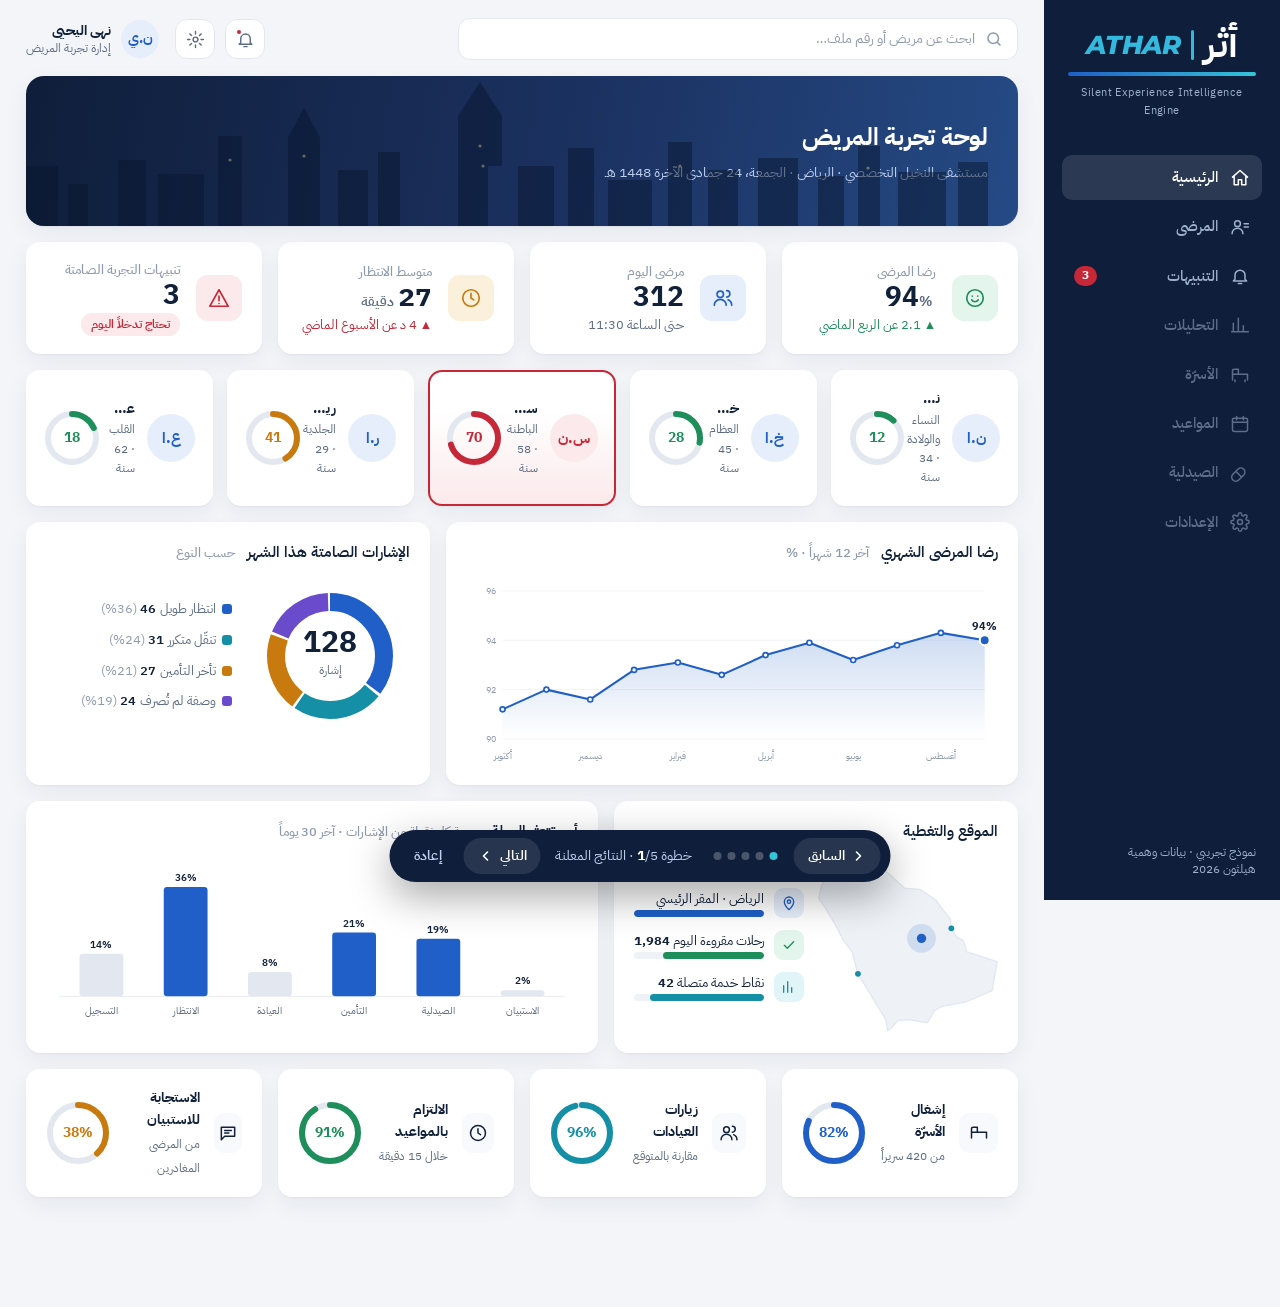
<file: ATHAR_Demo.html>
<!DOCTYPE html>
<html lang="ar" dir="rtl">
<head>
<meta charset="utf-8">
<meta name="viewport" content="width=device-width, initial-scale=1">
<title>أثر · تجربة المريض</title>
<link rel="preconnect" href="https://fonts.googleapis.com">
<link rel="stylesheet" href="https://fonts.googleapis.com/css2?family=IBM+Plex+Sans+Arabic:wght@400;500;600;700&family=Montserrat:ital,wght@1,800&display=swap">
<style>
  /* ---------- tokens ---------- */
  :root{
    --navy:#0F1E3A; --navy-2:#16294B; --ground:#F3F5F9; --card:#FFFFFF; --card-2:#F7F9FC;
    --ink:#12213A; --muted:#5B6B82; --faint:#8D9AAE; --line:#E3E8F0; --line-2:#EEF2F7;
    --blue:#1F5FC7; --blue-soft:#E6EEFB; --teal:#148FA6; --teal-soft:#E1F4F7;
    --critical:#C62838; --critical-soft:#FBE9EB; --warning:#C97A0E; --warning-soft:#FBF0DC;
    --good:#1E8E5A; --good-soft:#E3F5EC; --purple:#6A4BCB; --purple-soft:#EEE9FA;
    --shadow:0 1px 2px rgba(18,33,58,.05), 0 8px 24px rgba(18,33,58,.06);
    --shadow-lift:0 12px 36px rgba(18,33,58,.14);
    --r:14px; --side:236px;
    --font:"IBM Plex Sans Arabic", "Segoe UI", Tahoma, sans-serif;
    --logo:"Montserrat", "Segoe UI", sans-serif;
    --sidebar-ink:#FFFFFF; --sidebar-muted:#9FB0CC; --sidebar-active:rgba(255,255,255,.12);
  }
  @media (prefers-color-scheme: dark){
    :root:not([data-theme="light"]){
      --ground:#0B1526; --card:#13223B; --card-2:#182A47; --ink:#EEF3FA; --muted:#A9B7CB; --faint:#7D8CA3;
      --line:#233656; --line-2:#1C2E4C; --blue:#6E9CF0; --blue-soft:#1A2E55; --teal:#3FBBD2; --teal-soft:#123A45;
      --critical:#F0606D; --critical-soft:#4A1F26; --warning:#E8A33A; --warning-soft:#4A3414; --good:#4CC48C; --good-soft:#153F2C;
      --purple:#A08BF0; --purple-soft:#2B2452; --shadow:0 1px 2px rgba(0,0,0,.3), 0 8px 24px rgba(0,0,0,.35);
      --shadow-lift:0 12px 36px rgba(0,0,0,.5);
    }
  }
  :root[data-theme="dark"]{
    --ground:#0B1526; --card:#13223B; --card-2:#182A47; --ink:#EEF3FA; --muted:#A9B7CB; --faint:#7D8CA3;
    --line:#233656; --line-2:#1C2E4C; --blue:#6E9CF0; --blue-soft:#1A2E55; --teal:#3FBBD2; --teal-soft:#123A45;
    --critical:#F0606D; --critical-soft:#4A1F26; --warning:#E8A33A; --warning-soft:#4A3414; --good:#4CC48C; --good-soft:#153F2C;
    --purple:#A08BF0; --purple-soft:#2B2452; --shadow:0 1px 2px rgba(0,0,0,.3), 0 8px 24px rgba(0,0,0,.35);
    --shadow-lift:0 12px 36px rgba(0,0,0,.5);
  }

  /* ---------- base ---------- */
  *{box-sizing:border-box}
  html,body{margin:0;height:100%}
  body{background:var(--ground);color:var(--ink);font-family:var(--font);font-size:15px;line-height:1.6;-webkit-font-smoothing:antialiased}
  button{font:inherit;color:inherit;cursor:pointer}
  button:focus-visible,[tabindex]:focus-visible,input:focus-visible{outline:3px solid var(--blue);outline-offset:2px}
  .num{font-variant-numeric:tabular-nums}
  svg text{font-family:var(--font)}
  .sr{position:absolute;width:1px;height:1px;overflow:hidden;clip:rect(0 0 0 0)}

  /* ---------- shell ---------- */
  .app{display:grid;grid-template-columns:var(--side) 1fr;min-height:100vh}
  .sidebar{background:var(--navy);color:var(--sidebar-ink);padding:22px 18px;display:flex;flex-direction:column;gap:26px;position:sticky;top:0;height:100vh}
  .lockup{display:flex;flex-direction:column;gap:8px;padding:4px 6px 10px}
  .lockup .row{display:flex;flex-direction:row-reverse;align-items:center;justify-content:center;gap:10px;direction:ltr}
  .lockup .en{font-family:var(--logo);font-style:italic;font-weight:800;font-size:26px;color:#33B9DD;letter-spacing:-.01em;line-height:1}
  .lockup .bar{width:3px;height:30px;background:#33B9DD;border-radius:2px}
  .lockup .ar{font-weight:700;font-size:38px;line-height:1;color:#fff}
  .lockup .rule{height:4px;border-radius:2px;background:linear-gradient(90deg,#1F5FC7,#35C4D6)}
  .lockup .tag{font-size:11px;color:var(--sidebar-muted);text-align:center;letter-spacing:.04em}
  .nav{display:flex;flex-direction:column;gap:4px;list-style:none;margin:0;padding:0}
  .nav button{width:100%;display:flex;align-items:center;gap:12px;padding:11px 12px;border:0;border-radius:10px;background:transparent;color:var(--sidebar-muted);font-size:14.5px;font-weight:500;text-align:right}
  .nav button svg{width:20px;height:20px;flex:0 0 auto}
  .nav button[aria-current="page"]{background:var(--sidebar-active);color:#fff}
  .nav button:not([aria-disabled]):hover{color:#fff;background:rgba(255,255,255,.06)}
  .nav button[aria-disabled]{opacity:.55;cursor:default}
  .nav .badge{margin-inline-start:auto;background:var(--critical);color:#fff;font-size:11.5px;font-weight:700;padding:1px 8px;border-radius:999px}
  .sidebar .foot{margin-top:auto;font-size:11.5px;color:var(--sidebar-muted);line-height:1.5;padding:0 6px}

  .main{min-width:0;padding:18px 26px 110px}
  .topbar{display:flex;align-items:center;gap:16px;margin-bottom:16px}
  .search{flex:1;max-width:560px;display:flex;align-items:center;gap:10px;background:var(--card);border:1px solid var(--line);border-radius:12px;padding:9px 14px;color:var(--faint);font-size:14px}
  .search svg{width:18px;height:18px}
  .icons{margin-inline-start:auto;display:flex;align-items:center;gap:10px}
  .iconbtn{width:40px;height:40px;border-radius:12px;border:1px solid var(--line);background:var(--card);display:grid;place-items:center;color:var(--muted);position:relative}
  .iconbtn svg{width:19px;height:19px}
  .iconbtn .dot{position:absolute;top:8px;inset-inline-end:9px;width:8px;height:8px;border-radius:50%;background:var(--critical);border:2px solid var(--card)}
  .who{display:flex;align-items:center;gap:10px;padding-inline-start:6px}
  .who .av{width:38px;height:38px;border-radius:50%;background:var(--blue-soft);color:var(--blue);display:grid;place-items:center;font-weight:700;font-size:14px}
  .who .t{line-height:1.25;font-size:13px}
  .who .t b{display:block;font-size:13.5px}
  .who .t span{color:var(--muted);font-size:12px}

  /* ---------- screens ---------- */
  section[data-screen]{display:none}
  section[data-screen][data-active]{display:block}
  .banner{position:relative;overflow:hidden;border-radius:18px;background:linear-gradient(100deg,#0F1E3A 0%,#1B3160 55%,#254A85 100%);color:#fff;padding:26px 30px;min-height:150px;display:flex;flex-direction:column;justify-content:center;gap:6px;box-shadow:var(--shadow)}
  .banner h1{margin:0;font-size:24px;font-weight:700;letter-spacing:-.01em}
  .banner p{margin:0;color:#BFD0EE;font-size:14px}
  .banner .sky{position:absolute;inset:0;width:100%;height:100%;opacity:.55;pointer-events:none}
  .grid{display:grid;grid-template-columns:repeat(12,minmax(0,1fr));gap:16px;margin-top:16px}
  .card{background:var(--card);border-radius:var(--r);box-shadow:var(--shadow);padding:18px 20px;min-width:0}
  .card h2{margin:0 0 12px;font-size:15px;font-weight:600;color:var(--ink)}
  .card h2 small{color:var(--faint);font-weight:500;font-size:12.5px;margin-inline-start:8px}
  .k{color:var(--faint);font-size:12.5px;font-weight:500}

  /* KPI tiles */
  .kpi{grid-column:span 3;display:flex;align-items:center;gap:16px}
  .kpi .ico{width:46px;height:46px;border-radius:12px;display:grid;place-items:center;flex:0 0 auto}
  .kpi .ico svg{width:22px;height:22px}
  .kpi .v{font-size:28px;font-weight:700;line-height:1.1}
  .kpi .v small{font-size:14px;font-weight:600;color:var(--muted);margin-inline-start:4px}
  .kpi .d{font-size:12.5px;margin-top:2px}
  .up{color:var(--good)} .down{color:var(--critical)}
  .pill{display:inline-flex;align-items:center;gap:6px;padding:2px 10px;border-radius:999px;font-size:12px;font-weight:600}
  .pill.critical{background:var(--critical-soft);color:var(--critical)}
  .pill.warning{background:var(--warning-soft);color:var(--warning)}
  .pill.good{background:var(--good-soft);color:var(--good)}
  .pill.blue{background:var(--blue-soft);color:var(--blue)}

  /* patient cards */
  .patients{grid-column:span 12;display:grid;grid-template-columns:repeat(5,minmax(0,1fr));gap:14px}
  .pcard{background:var(--card);border-radius:var(--r);box-shadow:var(--shadow);padding:16px;display:flex;align-items:center;gap:12px;border:2px solid transparent;text-align:right;transition:transform .2s,box-shadow .2s;position:relative}
  .pcard:hover{transform:translateY(-2px);box-shadow:var(--shadow-lift)}
  .pcard .av{width:48px;height:48px;border-radius:50%;display:grid;place-items:center;font-weight:700;font-size:15px;flex:0 0 auto;background:var(--blue-soft);color:var(--blue)}
  .pcard .t{flex:1;min-width:0}
  .pcard .t b{display:block;font-size:14px;white-space:nowrap;overflow:hidden;text-overflow:ellipsis}
  .pcard .t span{display:block;font-size:12px;color:var(--muted)}
  .ring{position:relative;width:56px;height:56px;flex:0 0 auto}
  .ring svg{width:56px;height:56px;transform:rotate(-90deg)}
  .ring .track{stroke:var(--line);fill:none;stroke-width:6}
  .ring .arc{fill:none;stroke-width:6;stroke-linecap:round;transition:stroke-dashoffset .8s cubic-bezier(.2,.7,.2,1)}
  .ring .n{position:absolute;inset:0;display:grid;place-items:center;font-weight:700;font-size:14px}
  .pcard[data-risk="critical"]{border-color:var(--critical);background:linear-gradient(0deg,var(--critical-soft),var(--card) 70%)}
  .pcard[data-risk="critical"] .av{background:var(--critical-soft);color:var(--critical)}
  .pcard[data-focus]{animation:pulse 1.6s ease-in-out infinite}
  @keyframes pulse{0%,100%{box-shadow:0 0 0 0 rgba(198,40,56,.35),var(--shadow)}50%{box-shadow:0 0 0 12px rgba(198,40,56,0),var(--shadow)}}
  .pcard .chev{position:absolute;top:12px;inset-inline-start:12px;color:var(--faint)}

  /* charts */
  .c-line{grid-column:span 7}
  .c-donut{grid-column:span 5}
  .c-map{grid-column:span 5}
  .c-mix{grid-column:span 7}
  .chart{position:relative}
  .chart svg{width:100%;height:auto;display:block}
  .tip{position:absolute;pointer-events:none;background:var(--navy);color:#fff;font-size:12.5px;padding:6px 10px;border-radius:8px;white-space:nowrap;transform:translate(50%,-100%);opacity:0;transition:opacity .12s}
  .tip b{font-weight:700}
  .legend{display:flex;flex-wrap:wrap;gap:8px 18px;margin-top:10px;font-size:13px;color:var(--muted)}
  .legend i{display:inline-block;width:10px;height:10px;border-radius:3px;margin-inline-end:6px;vertical-align:-1px}
  .legend b{color:var(--ink);font-weight:600;margin-inline-start:4px}
  .map-wrap{display:grid;grid-template-columns:1fr auto;gap:14px;align-items:center}
  .map-wrap svg{width:100%;max-width:260px}
  .stats{display:flex;flex-direction:column;gap:12px;min-width:150px}
  .stats .s{display:flex;align-items:center;gap:10px;font-size:13px}
  .stats .s i{width:30px;height:30px;border-radius:9px;display:grid;place-items:center;flex:0 0 auto}
  .stats .s i svg{width:16px;height:16px}
  .stats .s .b{flex:1;height:7px;border-radius:4px;background:var(--line-2);overflow:hidden}
  .stats .s .b span{display:block;height:100%;border-radius:4px}
  .mini{grid-column:span 3;display:flex;align-items:center;gap:14px}
  .mini .ring{width:64px;height:64px}
  .mini .ring svg{width:64px;height:64px}
  .mini .ico{width:40px;height:40px;border-radius:11px;display:grid;place-items:center;color:var(--ink);background:var(--card-2)}
  .mini .ico svg{width:20px;height:20px}
  .mini .t b{display:block;font-size:14px}
  .mini .t span{font-size:12px;color:var(--muted)}

  /* profile */
  .phead{grid-column:span 12;display:flex;align-items:center;gap:18px;flex-wrap:wrap}
  .phead .av{width:72px;height:72px;border-radius:50%;background:var(--critical-soft);color:var(--critical);display:grid;place-items:center;font-size:24px;font-weight:700}
  .phead .t h2{margin:0 0 4px;font-size:20px}
  .phead .meta{display:flex;flex-wrap:wrap;gap:8px 18px;color:var(--muted);font-size:13.5px}
  .phead .meta span b{color:var(--ink);font-weight:600}
  .phead .right{margin-inline-start:auto;display:flex;gap:10px;align-items:center}
  .btn{border:0;border-radius:11px;padding:10px 18px;font-weight:600;font-size:14px;display:inline-flex;align-items:center;gap:8px;transition:transform .15s,box-shadow .15s}
  .btn svg{width:18px;height:18px}
  .btn.primary{background:var(--blue);color:#fff;box-shadow:0 6px 16px rgba(31,95,199,.3)}
  .btn.primary:hover{transform:translateY(-1px)}
  .btn.danger{background:var(--critical);color:#fff;box-shadow:0 6px 16px rgba(198,40,56,.3)}
  .btn.ghost{background:var(--card-2);color:var(--ink);border:1px solid var(--line)}
  .gauge-card{grid-column:span 4;display:flex;flex-direction:column;align-items:center;text-align:center;gap:6px}
  .gauge{width:220px;position:relative}
  .gauge svg{width:100%;height:auto;display:block}
  .gauge .val{position:absolute;left:0;right:0;bottom:6px;font-size:44px;font-weight:700;line-height:1}
  .gauge .arc{fill:none;stroke-width:14;stroke-linecap:round;transition:stroke-dashoffset 1.2s cubic-bezier(.2,.7,.2,1),stroke .6s}
  .gauge .track{fill:none;stroke:var(--line);stroke-width:14;stroke-linecap:round}
  .reason{font-size:13px;color:var(--muted);max-width:32ch}
  .journey{grid-column:span 8}
  .steps{display:grid;grid-template-columns:repeat(7,minmax(0,1fr));gap:0;margin-top:6px;position:relative}
  .step{display:flex;flex-direction:column;align-items:center;text-align:center;gap:8px;position:relative;padding:0 4px}
  .step .dot{width:40px;height:40px;border-radius:50%;display:grid;place-items:center;background:var(--card-2);border:2px solid var(--line);color:var(--muted);position:relative;z-index:1}
  .step .dot svg{width:18px;height:18px}
  .step[data-state="done"] .dot{background:var(--blue);border-color:var(--blue);color:#fff}
  .step[data-state="warn"] .dot{background:var(--warning);border-color:var(--warning);color:#fff}
  .step[data-state="fail"] .dot{background:var(--critical);border-color:var(--critical);color:#fff}
  .step[data-state="fixed"] .dot{background:var(--good);border-color:var(--good);color:#fff}
  .step:not(:last-child)::after{content:"";position:absolute;top:19px;inset-inline-start:calc(50% + 22px);width:calc(100% - 44px);height:2px;background:var(--line)}
  .step[data-state="done"]::after,.step[data-state="warn"]::after,.step[data-state="fail"]::after,.step[data-state="fixed"]::after{background:var(--blue)}
  .step[data-state="warn"]::after{background:var(--warning)} .step[data-state="fail"]::after{background:var(--critical)} .step[data-state="fixed"]::after{background:var(--good)}
  .step b{font-size:13px;line-height:1.3}
  .step span{font-size:12px;color:var(--muted);line-height:1.3}
  .step[data-state="warn"] span{color:var(--warning);font-weight:600}
  .step[data-state="fail"] span{color:var(--critical);font-weight:600}
  .step[data-state="fixed"] span{color:var(--good);font-weight:600}
  .signals{grid-column:span 12;display:grid;grid-template-columns:repeat(4,minmax(0,1fr));gap:14px}
  .sig{background:var(--card);border-radius:var(--r);box-shadow:var(--shadow);padding:16px 18px;display:flex;flex-direction:column;gap:10px}
  .sig .h{display:flex;align-items:center;gap:10px}
  .sig .h i{width:38px;height:38px;border-radius:10px;display:grid;place-items:center;flex:0 0 auto}
  .sig .h i svg{width:19px;height:19px}
  .sig .h b{font-size:14px}
  .sig .v{font-size:22px;font-weight:700}
  .sig .v small{font-size:12.5px;color:var(--muted);font-weight:500;margin-inline-start:6px}
  .sig .b{height:7px;border-radius:4px;background:var(--line-2);overflow:hidden}
  .sig .b span{display:block;height:100%;border-radius:4px}
  .floor{grid-column:span 8}
  .floor svg{width:100%;height:auto;display:block;background:var(--card-2);border-radius:12px}
  .note{grid-column:span 4;display:flex;flex-direction:column;gap:14px}
  .quote{background:var(--card-2);border-inline-start:4px solid var(--critical);border-radius:10px;padding:14px 16px;font-size:15px;line-height:1.8}
  .quote small{display:block;color:var(--muted);font-size:12.5px;margin-top:4px}
  .kv{display:flex;flex-direction:column;gap:8px;font-size:13.5px}
  .kv div{display:flex;justify-content:space-between;gap:10px;border-bottom:1px dashed var(--line);padding-bottom:6px}
  .kv div span:first-child{color:var(--muted)}

  /* alert */
  .alert-card{grid-column:span 7;position:relative;overflow:hidden}
  .alert-card::before{content:"";position:absolute;inset-inline-start:0;top:0;bottom:0;width:6px;background:var(--critical)}
  .alert-card[data-done]::before{background:var(--good)}
  .alert-h{display:flex;align-items:center;gap:12px;margin-bottom:10px}
  .alert-h .ico{width:44px;height:44px;border-radius:12px;background:var(--critical-soft);color:var(--critical);display:grid;place-items:center}
  .alert-card[data-done] .alert-h .ico{background:var(--good-soft);color:var(--good)}
  .alert-h .ico svg{width:22px;height:22px}
  .alert-h h2{margin:0;font-size:17px}
  .alert-h .time{color:var(--muted);font-size:12.5px}
  .actions{display:flex;flex-direction:column;gap:8px;margin:12px 0 6px}
  .act{display:flex;align-items:center;gap:12px;background:var(--card-2);border-radius:11px;padding:10px 12px;font-size:14px}
  .act .n{width:26px;height:26px;border-radius:50%;background:var(--blue-soft);color:var(--blue);display:grid;place-items:center;font-weight:700;font-size:12.5px;flex:0 0 auto}
  .act .own{margin-inline-start:auto;color:var(--muted);font-size:12.5px;white-space:nowrap}
  .act[data-done] .n{background:var(--good);color:#fff}
  .form{grid-column:span 5}
  .form label{display:block;font-size:13px;color:var(--muted);margin:10px 0 6px}
  .form input,.form textarea{width:100%;border:1px solid var(--line);background:var(--card-2);border-radius:10px;padding:10px 12px;font:inherit;color:var(--ink)}
  .form textarea{min-height:76px;resize:vertical}
  .radios{display:flex;flex-direction:column;gap:8px}
  .radios label{display:flex;align-items:center;gap:10px;margin:0;padding:10px 12px;border:1px solid var(--line);border-radius:10px;color:var(--ink);cursor:pointer;background:var(--card-2)}
  .radios input{width:auto}
  .radios label:has(input:checked){border-color:var(--blue);background:var(--blue-soft)}
  .form .row{display:flex;gap:10px;margin-top:14px;align-items:center;flex-wrap:wrap}
  .result{grid-column:span 12;display:none;align-items:center;gap:20px;flex-wrap:wrap;background:linear-gradient(90deg,var(--good-soft),var(--card));border:1px solid var(--good)}
  .result[data-show]{display:flex}
  .result .big{display:flex;align-items:center;gap:16px}
  .result .big .from{font-size:30px;font-weight:700;color:var(--critical);text-decoration:line-through;opacity:.7}
  .result .big .to{font-size:44px;font-weight:700;color:var(--good)}
  .result .big .arrow{font-size:28px;color:var(--muted)}
  .result .t{flex:1;min-width:220px}
  .result .t b{font-size:17px}
  .result .t p{margin:2px 0 0;color:var(--muted);font-size:13.5px}
  .learn{grid-column:span 12}
  .patterns{display:grid;grid-template-columns:repeat(2,minmax(0,1fr));gap:14px}
  .pat{background:var(--card-2);border-radius:12px;padding:14px 16px;display:flex;gap:12px;align-items:flex-start}
  .pat i{width:38px;height:38px;border-radius:10px;background:var(--purple-soft);color:var(--purple);display:grid;place-items:center;flex:0 0 auto}
  .pat i svg{width:18px;height:18px}
  .pat b{display:block;font-size:14px;margin-bottom:2px}
  .pat span{font-size:12.5px;color:var(--muted)}

  /* presenter bar */
  .presenter{position:fixed;bottom:18px;left:50%;transform:translateX(-50%);z-index:50;display:flex;align-items:center;gap:8px;background:var(--navy);color:#fff;padding:8px 10px;border-radius:999px;box-shadow:0 14px 40px rgba(0,0,0,.35);font-size:13.5px}
  .presenter button{border:0;background:rgba(255,255,255,.1);color:#fff;border-radius:999px;padding:7px 14px;font-weight:600;display:inline-flex;align-items:center;gap:6px}
  .presenter button:hover{background:rgba(255,255,255,.18)}
  .presenter button svg{width:16px;height:16px}
  .presenter .steps-dots{display:flex;gap:6px;padding:0 8px}
  .presenter .steps-dots i{width:8px;height:8px;border-radius:50%;background:rgba(255,255,255,.25)}
  .presenter .steps-dots i[data-on]{background:#35C4D6}
  .presenter .lbl{padding:0 6px;color:#BFD0EE;white-space:nowrap}
  .presenter .lbl b{color:#fff}
  .presenter .reset{background:transparent;color:#BFD0EE}

  .fade{animation:fade .35s ease both}
  @keyframes fade{from{opacity:.4;transform:translateY(6px)}to{opacity:1;transform:none}}
  @media (prefers-reduced-motion: reduce){
    *,*::before,*::after{animation:none!important;transition:none!important}
    .walker{display:none}
  }

  /* responsive */
  @media (max-width:1180px){
    .kpi{grid-column:span 6} .c-line,.c-donut,.c-map,.c-mix{grid-column:span 12} .mini{grid-column:span 6}
    .patients{grid-template-columns:repeat(3,minmax(0,1fr))}
    .gauge-card,.journey,.floor,.note,.alert-card,.form{grid-column:span 12}
    .signals{grid-template-columns:repeat(2,minmax(0,1fr))}
  }
  @media (max-width:820px){
    .app{grid-template-columns:1fr}
    .sidebar{position:static;height:auto;flex-direction:row;flex-wrap:wrap;align-items:center;gap:12px;padding:12px 16px}
    .sidebar .lockup{flex-direction:row;align-items:center;gap:12px;padding:0}
    .sidebar .lockup .rule,.sidebar .lockup .tag,.sidebar .foot{display:none}
    .nav{flex-direction:row;flex-wrap:wrap;gap:2px}
    .nav button{padding:8px 10px;font-size:13px}
    .nav button span.txt{display:none}
    .main{padding:14px 16px 120px}
    .kpi,.mini{grid-column:span 12}
    .patients{grid-template-columns:1fr}
    .steps{grid-template-columns:repeat(4,minmax(0,1fr));row-gap:22px}
    .step:nth-child(4)::after{display:none}
    .signals{grid-template-columns:1fr}
    .patterns{grid-template-columns:1fr}
    .presenter{width:calc(100% - 24px);justify-content:space-between;flex-wrap:wrap}
    .presenter .lbl{display:none}
    .search{display:none}
  }
</style>
</head>
<body>
<div class="app">
  <!-- ========== sidebar ========== -->
  <aside class="sidebar" aria-label="القائمة الرئيسية">
    <div class="lockup" aria-label="أثر">
      <div class="row"><span class="ar">أثر</span><span class="bar"></span><span class="en">ATHAR</span></div>
      <div class="rule"></div>
      <div class="tag">Silent Experience Intelligence Engine</div>
    </div>
    <ul class="nav">
      <li><button data-nav="overview" aria-current="page"><svg viewBox="0 0 24 24" fill="none" stroke="currentColor" stroke-width="1.8" stroke-linecap="round" stroke-linejoin="round"><path d="M3 11l9-8 9 8M5 10v10h5v-6h4v6h5V10"/></svg><span class="txt">الرئيسية</span></button></li>
      <li><button data-nav="profile"><svg viewBox="0 0 24 24" fill="none" stroke="currentColor" stroke-width="1.8" stroke-linecap="round" stroke-linejoin="round"><circle cx="9" cy="8" r="3.5"/><path d="M2.5 20a6.5 6.5 0 0 1 13 0M17 8h5M17 12h5"/></svg><span class="txt">المرضى</span></button></li>
      <li><button data-nav="alert"><svg viewBox="0 0 24 24" fill="none" stroke="currentColor" stroke-width="1.8" stroke-linecap="round" stroke-linejoin="round"><path d="M6 16V11a6 6 0 0 1 12 0v5l2 2H4zM10 21h4"/></svg><span class="txt">التنبيهات</span><span class="badge" data-alert-count>3</span></button></li>
      <li><button aria-disabled="true" title="قريباً"><svg viewBox="0 0 24 24" fill="none" stroke="currentColor" stroke-width="1.8" stroke-linecap="round"><path d="M4 20V10M10 20V4M16 20v-7M22 20H2"/></svg><span class="txt">التحليلات</span></button></li>
      <li><button aria-disabled="true" title="قريباً"><svg viewBox="0 0 24 24" fill="none" stroke="currentColor" stroke-width="1.8" stroke-linecap="round" stroke-linejoin="round"><path d="M3 18v-7h18v7M3 11V7a2 2 0 0 1 2-2h5v6M6 18v2M18 18v2"/></svg><span class="txt">الأسرّة</span></button></li>
      <li><button aria-disabled="true" title="قريباً"><svg viewBox="0 0 24 24" fill="none" stroke="currentColor" stroke-width="1.8" stroke-linecap="round"><rect x="3" y="5" width="18" height="16" rx="2"/><path d="M3 10h18M8 3v4M16 3v4"/></svg><span class="txt">المواعيد</span></button></li>
      <li><button aria-disabled="true" title="قريباً"><svg viewBox="0 0 24 24" fill="none" stroke="currentColor" stroke-width="1.8" stroke-linecap="round" stroke-linejoin="round"><path d="M10.5 20.5a4.95 4.95 0 0 1-7-7l6-6a4.95 4.95 0 0 1 7 7zM7 10l7 7"/></svg><span class="txt">الصيدلية</span></button></li>
      <li><button aria-disabled="true" title="قريباً"><svg viewBox="0 0 24 24" fill="none" stroke="currentColor" stroke-width="1.8" stroke-linecap="round" stroke-linejoin="round"><circle cx="12" cy="12" r="3"/><path d="M19.4 15a1.7 1.7 0 0 0 .3 1.8l.1.1a2 2 0 1 1-2.8 2.8l-.1-.1a1.7 1.7 0 0 0-1.8-.3 1.7 1.7 0 0 0-1 1.5V21a2 2 0 1 1-4 0v-.1a1.7 1.7 0 0 0-1-1.5 1.7 1.7 0 0 0-1.8.3l-.1.1a2 2 0 1 1-2.8-2.8l.1-.1a1.7 1.7 0 0 0 .3-1.8 1.7 1.7 0 0 0-1.5-1H3a2 2 0 1 1 0-4h.1a1.7 1.7 0 0 0 1.5-1 1.7 1.7 0 0 0-.3-1.8l-.1-.1a2 2 0 1 1 2.8-2.8l.1.1a1.7 1.7 0 0 0 1.8.3H9a1.7 1.7 0 0 0 1-1.5V3a2 2 0 1 1 4 0v.1a1.7 1.7 0 0 0 1 1.5 1.7 1.7 0 0 0 1.8-.3l.1-.1a2 2 0 1 1 2.8 2.8l-.1.1a1.7 1.7 0 0 0-.3 1.8V9a1.7 1.7 0 0 0 1.5 1H21a2 2 0 1 1 0 4h-.1a1.7 1.7 0 0 0-1.5 1z"/></svg><span class="txt">الإعدادات</span></button></li>
    </ul>
    <div class="foot">نموذج تجريبي · بيانات وهمية<br>هيلثون 2026</div>
  </aside>

  <!-- ========== main ========== -->
  <main class="main">
    <div class="topbar">
      <div class="search" role="search"><svg viewBox="0 0 24 24" fill="none" stroke="currentColor" stroke-width="2" stroke-linecap="round"><circle cx="11" cy="11" r="7"/><path d="m20 20-3.5-3.5"/></svg><span>ابحث عن مريض أو رقم ملف…</span></div>
      <div class="icons">
        <button class="iconbtn" aria-label="التنبيهات"><svg viewBox="0 0 24 24" fill="none" stroke="currentColor" stroke-width="1.8" stroke-linecap="round" stroke-linejoin="round"><path d="M6 16V11a6 6 0 0 1 12 0v5l2 2H4zM10 21h4"/></svg><span class="dot"></span></button>
        <button class="iconbtn" aria-label="الإعدادات"><svg viewBox="0 0 24 24" fill="none" stroke="currentColor" stroke-width="1.8" stroke-linecap="round"><circle cx="12" cy="12" r="3"/><path d="M12 2v3M12 19v3M2 12h3M19 12h3M4.9 4.9l2.1 2.1M17 17l2.1 2.1M4.9 19.1 7 17M17 7l2.1-2.1"/></svg></button>
        <div class="who"><div class="av">ن.ي</div><div class="t"><b>نهى اليحيى</b><span>إدارة تجربة المريض</span></div></div>
      </div>
    </div>

    <!-- ===== screen 1: overview ===== -->
    <section data-screen="overview" data-active>
      <div class="banner">
        <svg class="sky" viewBox="0 0 1200 150" preserveAspectRatio="xMaxYMax slice" aria-hidden="true">
          <g fill="#0A1730" opacity=".9">
            <rect x="40" y="96" width="30" height="54"/><rect x="80" y="80" width="22" height="70"/><rect x="112" y="104" width="40" height="46"/>
            <rect x="170" y="70" width="26" height="80"/><rect x="206" y="90" width="34" height="60"/><rect x="250" y="108" width="20" height="42"/>
            <rect x="300" y="84" width="28" height="66"/><rect x="340" y="98" width="46" height="52"/><rect x="400" y="60" width="24" height="90"/>
            <path d="M470 150V62l16-30 16 30v88z"/><rect x="520" y="94" width="30" height="56"/><rect x="560" y="76" width="22" height="74"/>
            <path d="M640 150V40l22-34 22 34v50h-14v60z"/><rect x="700" y="90" width="36" height="60"/><rect x="750" y="72" width="26" height="78"/>
            <rect x="790" y="104" width="44" height="46"/><rect x="850" y="66" width="24" height="84"/><rect x="890" y="94" width="30" height="56"/>
            <rect x="940" y="82" width="40" height="68"/><rect x="1000" y="100" width="26" height="50"/><rect x="1040" y="70" width="22" height="80"/>
            <rect x="1080" y="96" width="48" height="54"/><rect x="1140" y="86" width="30" height="64"/>
          </g>
          <g fill="#F5D67A" opacity=".7"><circle cx="486" cy="80" r="1.6"/><circle cx="662" cy="70" r="1.6"/><circle cx="665" cy="90" r="1.6"/><circle cx="862" cy="90" r="1.6"/><circle cx="412" cy="84" r="1.6"/><circle cx="1050" cy="92" r="1.6"/><circle cx="182" cy="90" r="1.6"/></g>
        </svg>
        <h1>لوحة تجربة المريض</h1>
        <p>مستشفى النخيل التخصصي · الرياض · <span data-today></span></p>
      </div>

      <div class="grid">
        <div class="card kpi"><div class="ico" style="background:var(--good-soft);color:var(--good)"><svg viewBox="0 0 24 24" fill="none" stroke="currentColor" stroke-width="1.8" stroke-linecap="round" stroke-linejoin="round"><circle cx="12" cy="12" r="9"/><path d="M8.5 14a4 4 0 0 0 7 0M9 10h.01M15 10h.01"/></svg></div><div><div class="k">رضا المرضى</div><div class="v num">94<small>%</small></div><div class="d up">▲ 2.1 عن الربع الماضي</div></div></div>
        <div class="card kpi"><div class="ico" style="background:var(--blue-soft);color:var(--blue)"><svg viewBox="0 0 24 24" fill="none" stroke="currentColor" stroke-width="1.8" stroke-linecap="round" stroke-linejoin="round"><circle cx="9" cy="8" r="3.5"/><path d="M2.5 20a6.5 6.5 0 0 1 13 0M16 4a3.5 3.5 0 0 1 0 7M21.5 20a6.5 6.5 0 0 0-4-6"/></svg></div><div><div class="k">مرضى اليوم</div><div class="v num">312</div><div class="d" style="color:var(--muted)">حتى الساعة <span class="num">11:30</span></div></div></div>
        <div class="card kpi"><div class="ico" style="background:var(--warning-soft);color:var(--warning)"><svg viewBox="0 0 24 24" fill="none" stroke="currentColor" stroke-width="1.8" stroke-linecap="round" stroke-linejoin="round"><circle cx="12" cy="12" r="9"/><path d="M12 7v5l3 2"/></svg></div><div><div class="k">متوسط الانتظار</div><div class="v num">27<small>دقيقة</small></div><div class="d down">▲ 4 د عن الأسبوع الماضي</div></div></div>
        <div class="card kpi"><div class="ico" style="background:var(--critical-soft);color:var(--critical)"><svg viewBox="0 0 24 24" fill="none" stroke="currentColor" stroke-width="1.8" stroke-linecap="round" stroke-linejoin="round"><path d="M12 3l10 18H2zM12 10v5M12 18h.01"/></svg></div><div><div class="k">تنبيهات التجربة الصامتة</div><div class="v num" data-alert-kpi>3</div><div class="d"><span class="pill critical">تحتاج تدخلاً اليوم</span></div></div></div>

        <div class="patients" data-patients></div>

        <div class="card c-line">
          <h2>رضا المرضى الشهري <small>آخر 12 شهراً · %</small></h2>
          <div class="chart" data-chart="line"></div>
        </div>
        <div class="card c-donut">
          <h2>الإشارات الصامتة هذا الشهر <small>حسب النوع</small></h2>
          <div class="chart" data-chart="donut"></div>
        </div>

        <div class="card c-map">
          <h2>الموقع والتغطية</h2>
          <div class="map-wrap">
            <svg viewBox="0 0 100 100" aria-label="خريطة المملكة العربية السعودية" role="img">
              <path d="M1.9 17.3 9.4 .6 22.2 .6 27.8 1.9 35.4 6.8 48.1 18.5 56.6 19.1 62.3 22.8 65.6 25.3 69.8 30.9 73.6 35.8 74.1 40.7 76.9 45.7 80.7 47.5 82.5 53.7 99.5 59.3 96.7 75.3 82.5 81.5 68.9 84 64.6 86.4 60.8 93.2 50.5 91.4 44.3 92 40.6 96.3 38.7 97.5 37.7 91.4 31.6 81.5 26.4 72.8 22.2 66 18.9 53.7 14.2 47.5 9.4 38.3 3.8 29 .5 24.1Z" fill="var(--line-2)" stroke="var(--line)" stroke-width=".8" stroke-linejoin="round"/>
              <circle cx="57.5" cy="46.3" r="8" fill="var(--blue)" opacity=".15"/>
              <circle cx="57.5" cy="46.3" r="2.6" fill="var(--blue)"/>
              <circle cx="22.2" cy="66" r="1.6" fill="var(--teal)"/><circle cx="74.1" cy="40.7" r="1.6" fill="var(--teal)"/>
            </svg>
            <div class="stats">
              <div class="s"><i style="background:var(--blue-soft);color:var(--blue)"><svg viewBox="0 0 24 24" fill="none" stroke="currentColor" stroke-width="2" stroke-linecap="round" stroke-linejoin="round"><path d="M12 22s7-6.5 7-12a7 7 0 0 0-14 0c0 5.5 7 12 7 12z"/><circle cx="12" cy="10" r="2.5"/></svg></i><div style="flex:1"><div>الرياض · المقر الرئيسي</div><div class="b"><span style="width:100%;background:var(--blue)"></span></div></div></div>
              <div class="s"><i style="background:var(--good-soft);color:var(--good)"><svg viewBox="0 0 24 24" fill="none" stroke="currentColor" stroke-width="2" stroke-linecap="round" stroke-linejoin="round"><path d="M5 12.5l4.5 4.5L19 7"/></svg></i><div style="flex:1"><div>رحلات مقروءة اليوم <b class="num">1,984</b></div><div class="b"><span style="width:78%;background:var(--good)"></span></div></div></div>
              <div class="s"><i style="background:var(--teal-soft);color:var(--teal)"><svg viewBox="0 0 24 24" fill="none" stroke="currentColor" stroke-width="2" stroke-linecap="round" stroke-linejoin="round"><path d="M4 20V10M10 20V4M16 20v-7"/></svg></i><div style="flex:1"><div>نقاط خدمة متصلة <b class="num">42</b></div><div class="b"><span style="width:88%;background:var(--teal)"></span></div></div></div>
            </div>
          </div>
        </div>
        <div class="card c-mix">
          <h2>أين تتعثر الرحلة <small>حصة كل نقطة من الإشارات · آخر 30 يوماً</small></h2>
          <div class="chart" data-chart="bars"></div>
        </div>

        <div class="card mini"><div class="ico"><svg viewBox="0 0 24 24" fill="none" stroke="currentColor" stroke-width="1.8" stroke-linecap="round" stroke-linejoin="round"><path d="M3 18v-7h18v7M3 11V7a2 2 0 0 1 2-2h5v6"/></svg></div><div class="t"><b>إشغال الأسرّة</b><span>من 420 سريراً</span></div><div class="ring" style="margin-inline-start:auto" data-ring="82" data-color="var(--blue)"></div></div>
        <div class="card mini"><div class="ico"><svg viewBox="0 0 24 24" fill="none" stroke="currentColor" stroke-width="1.8" stroke-linecap="round" stroke-linejoin="round"><circle cx="9" cy="8" r="3.5"/><path d="M2.5 20a6.5 6.5 0 0 1 13 0M16 4a3.5 3.5 0 0 1 0 7M21.5 20a6.5 6.5 0 0 0-4-6"/></svg></div><div class="t"><b>زيارات العيادات</b><span>مقارنة بالمتوقع</span></div><div class="ring" style="margin-inline-start:auto" data-ring="96" data-color="var(--teal)"></div></div>
        <div class="card mini"><div class="ico"><svg viewBox="0 0 24 24" fill="none" stroke="currentColor" stroke-width="1.8" stroke-linecap="round" stroke-linejoin="round"><circle cx="12" cy="12" r="9"/><path d="M12 7v5l3 2"/></svg></div><div class="t"><b>الالتزام بالمواعيد</b><span>خلال 15 دقيقة</span></div><div class="ring" style="margin-inline-start:auto" data-ring="91" data-color="var(--good)"></div></div>
        <div class="card mini"><div class="ico"><svg viewBox="0 0 24 24" fill="none" stroke="currentColor" stroke-width="1.8" stroke-linecap="round" stroke-linejoin="round"><path d="M4 5h16v11H8l-4 4z"/><path d="M8 9h8M8 12h5"/></svg></div><div class="t"><b>الاستجابة للاستبيان</b><span>من المرضى المغادرين</span></div><div class="ring" style="margin-inline-start:auto" data-ring="38" data-color="var(--warning)"></div></div>
      </div>
    </section>

    <!-- ===== screen 2: profile ===== -->
    <section data-screen="profile">
      <div class="grid" style="margin-top:0">
        <div class="card phead">
          <div class="av">س.م</div>
          <div class="t">
            <h2>سعد بن ناصر المطيري</h2>
            <div class="meta"><span>العمر <b class="num">58</b></span><span>رقم الملف <b class="num">A-20481</b></span><span>الزيارة <b><span data-today></span> · <span class="num">09:12</span></b></span><span>العيادة <b>الباطنة</b></span><span>التأمين <b>شركة الدرع الطبي</b></span></div>
          </div>
          <div class="right">
            <span class="pill critical" data-status-pill><svg viewBox="0 0 24 24" width="14" height="14" fill="none" stroke="currentColor" stroke-width="2.2" stroke-linecap="round"><path d="M12 3l10 18H2zM12 10v5M12 18h.01"/></svg> خطر صامت · أولوية عالية</span>
            <button class="btn danger" data-go="alert"><svg viewBox="0 0 24 24" fill="none" stroke="currentColor" stroke-width="2" stroke-linecap="round" stroke-linejoin="round"><path d="M6 16V11a6 6 0 0 1 12 0v5l2 2H4zM10 21h4"/></svg> عرض التنبيه</button>
          </div>
        </div>

        <div class="card gauge-card">
          <h2 style="align-self:flex-start">خطر التجربة الصامتة <small>Silent Experience Risk</small></h2>
          <div class="gauge" data-gauge>
            <svg viewBox="0 0 220 130" aria-hidden="true">
              <path class="track" d="M20 120 A90 90 0 0 1 200 120"/>
              <path class="arc" d="M20 120 A90 90 0 0 1 200 120" pathLength="100" stroke-dasharray="100" stroke-dashoffset="100"/>
            </svg>
            <div class="val num" data-gauge-val>0</div>
          </div>
          <span class="pill critical" data-gauge-pill>أولوية عالية</span>
          <div class="reason" data-gauge-reason>أربع إشارات تعثّر في زيارة واحدة، بلا شكوى وبلا رد على الاستبيان.</div>
        </div>

        <div class="card journey">
          <h2>رحلة الزيارة كما حدثت <small>مقروءة من نقاط الخدمة · <span class="num" data-today></span></small></h2>
          <div class="steps" data-steps></div>
        </div>

        <div class="signals" data-signals></div>

        <div class="card floor">
          <h2>المسار داخل المستشفى <small>تتبّع داخلي · من الدخول إلى الخروج</small></h2>
          <svg viewBox="0 0 1000 520" aria-label="خريطة مسار المريض داخل المستشفى" role="img">
            <defs>
              <path id="route" d="M110 440 L300 350 L560 170 L820 250 L300 350 L560 440 L740 470 L900 400"/>
              <marker id="arr" viewBox="0 0 10 10" refX="8" refY="5" markerWidth="8" markerHeight="8" orient="auto"><path d="M0 0L10 5 0 10z" fill="var(--blue)"/></marker>
            </defs>
            <g fill="none" stroke="var(--line)" stroke-width="1.5">
              <rect x="20" y="20" width="960" height="480" rx="14"/>
              <rect x="200" y="290" width="200" height="140" rx="8"/><rect x="460" y="90" width="220" height="160" rx="8"/><rect x="740" y="180" width="180" height="140" rx="8"/>
              <rect x="470" y="380" width="200" height="110" rx="8"/><rect x="40" y="380" width="150" height="100" rx="8"/><rect x="840" y="360" width="120" height="90" rx="8"/>
            </g>
            <g fill="var(--muted)" font-size="16" font-weight="600" text-anchor="middle">
              <text x="300" y="320">التسجيل</text><text x="570" y="122">العيادات</text><text x="830" y="212">التأمين</text><text x="570" y="412">الصيدلية</text><text x="115" y="412">المدخل</text><text x="900" y="392">الخروج</text>
            </g>
            <path d="M110 440 L300 350 L560 170 L820 250" fill="none" stroke="var(--blue)" stroke-width="4" stroke-dasharray="4 10" stroke-linecap="round" stroke-linejoin="round"/>
            <path d="M820 250 L300 350" fill="none" stroke="var(--warning)" stroke-width="4" stroke-dasharray="4 10" stroke-linecap="round" marker-end="url(#arr)"/>
            <path d="M300 350 L560 440 L740 470 L900 400" fill="none" stroke="var(--blue)" stroke-width="4" stroke-dasharray="4 10" stroke-linecap="round" stroke-linejoin="round"/>
            <g>
              <circle cx="110" cy="440" r="9" fill="var(--blue)"/><circle cx="300" cy="350" r="9" fill="var(--blue)"/><circle cx="560" cy="170" r="9" fill="var(--blue)"/><circle cx="820" cy="250" r="9" fill="var(--warning)"/>
              <circle cx="900" cy="400" r="9" fill="var(--blue)"/>
              <circle cx="570" cy="440" r="26" fill="none" stroke="var(--critical)" stroke-width="3" stroke-dasharray="6 6"/>
              <path d="M560 430l20 20M580 430l-20 20" stroke="var(--critical)" stroke-width="4" stroke-linecap="round"/>
            </g>
            <g fill="var(--warning)" font-size="14" font-weight="700" text-anchor="middle"><text x="560" y="286">عاد إلى التسجيل</text></g>
            <g fill="var(--critical)" font-size="14" font-weight="700" text-anchor="middle"><text x="570" y="486">تجاوز الصيدلية</text></g>
            <circle class="walker" r="11" fill="#fff" stroke="var(--blue)" stroke-width="4">
              <animateMotion dur="9s" repeatCount="indefinite" rotate="0"><mpath href="#route"/></animateMotion>
            </circle>
          </svg>
        </div>

        <div class="card note">
          <h2>ما لم يقله المريض</h2>
          <div class="quote">لم تُسجَّل شكوى.<br>لم يُجب على الاستبيان.<br>وغادر ووصفته لم تُصرف.<small>مصدر الإشارات: نقاط الخدمة، نظام الطوابير، الصيدلية، ومنصة الاستبيانات.</small></div>
          <div class="kv">
            <div><span>مدة الزيارة</span><b class="num">2 س 08 د</b></div>
            <div><span>عدد نقاط الخدمة</span><b class="num">6</b></div>
            <div><span>زيارات سابقة</span><b class="num">4</b> <span style="color:var(--muted)">· آخرها قبل 3 أشهر</span></div>
            <div><span>استبيان</span><b style="color:var(--critical)">لم يُرد</b></div>
          </div>
          <button class="btn danger" data-go="alert" style="align-self:flex-start"><svg viewBox="0 0 24 24" fill="none" stroke="currentColor" stroke-width="2" stroke-linecap="round" stroke-linejoin="round"><path d="M6 16V11a6 6 0 0 1 12 0v5l2 2H4zM10 21h4"/></svg> عرض التنبيه والتدخل</button>
        </div>
      </div>
    </section>

    <!-- ===== screen 3: alert & intervention ===== -->
    <section data-screen="alert">
      <div class="grid" style="margin-top:0">
        <div class="card alert-card" data-alert>
          <div class="alert-h">
            <div class="ico"><svg viewBox="0 0 24 24" fill="none" stroke="currentColor" stroke-width="2" stroke-linecap="round" stroke-linejoin="round" data-alert-icon><path d="M12 3l10 18H2zM12 10v5M12 18h.01"/></svg></div>
            <div><h2 data-alert-title>تنبيه مبكر — خطر تجربة صامتة <span class="num">70</span></h2><div class="time">سعد بن ناصر المطيري · رُصد الساعة <span class="num">11:24</span> · قبل مغادرة المريض بأربع دقائق</div></div>
          </div>
          <p style="margin:0;color:var(--muted);font-size:14px">أثر جمع أربع إشارات تعثّر في زيارة واحدة وحوّلها إلى تنبيه قبل أن تتحول إلى فقدان ثقة. الإجراءات المقترحة:</p>
          <div class="actions" data-actions>
            <div class="act"><span class="n">1</span><span>اتصال من تجربة المريض خلال 24 ساعة</span><span class="own">فريق تجربة المريض</span></div>
            <div class="act"><span class="n">2</span><span>صرف الوصفة وتوصيلها إلى المنزل</span><span class="own">الصيدلية</span></div>
            <div class="act"><span class="n">3</span><span>متابعة موافقة التأمين وإبلاغ المريض</span><span class="own">شؤون التأمين</span></div>
          </div>
          <div class="kv" style="margin-top:8px">
            <div><span>احتمال عدم العودة بلا تدخل</span><b class="num" style="color:var(--critical)">3.2×</b></div>
            <div><span>احتمال تقييم سلبي علني</span><b class="num">41%</b></div>
          </div>
        </div>

        <div class="card form">
          <h2>تنفيذ التدخل <small>يُسجَّل في ملف المريض</small></h2>
          <form data-form>
            <label for="agent">اسم المتصل</label>
            <input id="agent" value="أمل الحربي" autocomplete="off">
            <label>نتيجة الاتصال</label>
            <div class="radios">
              <label><input type="radio" name="outcome" value="ok" checked> تم التواصل، واعتُذر للمريض، وتُصرف الوصفة وتُوصَّل اليوم</label>
              <label><input type="radio" name="outcome" value="later"> تم التواصل، وحُدد موعد متابعة</label>
              <label><input type="radio" name="outcome" value="none"> لم يُرد على الاتصال</label>
            </div>
            <label for="note">ملاحظة</label>
            <textarea id="note">المريض شكر الاتصال، وأكد أنه لم يكن سيعود. طلب توصيل الدواء بعد العصر.</textarea>
            <div class="row">
              <button type="submit" class="btn primary"><svg viewBox="0 0 24 24" fill="none" stroke="currentColor" stroke-width="2.2" stroke-linecap="round" stroke-linejoin="round"><path d="M5 12.5l4.5 4.5L19 7"/></svg> تنفيذ التدخل</button>
              <span class="k" data-form-hint>ستُحدَّث درجة الخطر فور التسجيل</span>
            </div>
          </form>
        </div>

        <div class="card result" data-result>
          <div class="big"><span class="from num">70</span><span class="arrow">←</span><span class="to num" data-result-val>22</span></div>
          <div class="t"><b>تمت استعادة الثقة</b><p>انخفض خطر التجربة الصامتة إلى منخفض بعد التدخل. تُتابع الرحلة تلقائياً 30 يوماً، ويُحدَّث النموذج بنتيجة الحالة.</p></div>
          <span class="pill good"><svg viewBox="0 0 24 24" width="14" height="14" fill="none" stroke="currentColor" stroke-width="2.4" stroke-linecap="round" stroke-linejoin="round"><path d="M5 12.5l4.5 4.5L19 7"/></svg> استعادة استباقية</span>
        </div>

        <div class="card learn">
          <h2>تعلّم مستمر <small>ما يتعلمه أثر من كل حالة</small></h2>
          <div class="patterns">
            <div class="pat"><i><svg viewBox="0 0 24 24" fill="none" stroke="currentColor" stroke-width="2" stroke-linecap="round" stroke-linejoin="round"><path d="M4 20V10M10 20V4M16 20v-7M22 20H2"/></svg></i><div><b>انتظار > 40 دقيقة + تأمين معلّق = <span class="num">3.2×</span> احتمال عدم العودة</b><span>نمط مؤكد من <span class="num">1,240</span> رحلة · ثقة <span class="num">92%</span> · يرفع أولوية التنبيه تلقائياً</span></div></div>
            <div class="pat"><i><svg viewBox="0 0 24 24" fill="none" stroke="currentColor" stroke-width="2" stroke-linecap="round" stroke-linejoin="round"><path d="M10.5 20.5a4.95 4.95 0 0 1-7-7l6-6a4.95 4.95 0 0 1 7 7zM7 10l7 7"/></svg></i><div><b>الوصفة غير المصروفة تُتوقع قبل الخروج بـ<span class="num">12</span> دقيقة</b><span>من حركة المريض بعد العيادة · يتيح التدخل قبل المغادرة لا بعدها</span></div></div>
            <div class="pat"><i><svg viewBox="0 0 24 24" fill="none" stroke="currentColor" stroke-width="2" stroke-linecap="round" stroke-linejoin="round"><circle cx="12" cy="12" r="9"/><path d="M12 7v5l3 2"/></svg></i><div><b>الرد على الاستبيان يهبط إلى <span class="num">9%</span> بعد زيارة فيها ثلاث إشارات فأكثر</b><span>الصمت نفسه إشارة · لذلك لا ينتظر أثر الشكوى</span></div></div>
            <div class="pat" data-learned style="opacity:.45"><i><svg viewBox="0 0 24 24" fill="none" stroke="currentColor" stroke-width="2" stroke-linecap="round" stroke-linejoin="round"><path d="M12 3l2.5 5.5L20 9l-4 4 1 5.5-5-2.7-5 2.7 1-5.5-4-4 5.5-.5z"/></svg></i><div><b data-learned-title>بانتظار نتيجة هذه الحالة</b><span data-learned-sub>تُضاف نتيجة التدخل إلى النموذج فور تسجيلها</span></div></div>
          </div>
        </div>
      </div>
    </section>
  </main>
</div>

<!-- ========== presenter bar ========== -->
<div class="presenter" role="toolbar" aria-label="خطوات العرض">
  <button data-prev><svg viewBox="0 0 24 24" fill="none" stroke="currentColor" stroke-width="2.4" stroke-linecap="round" stroke-linejoin="round"><path d="m9 6 6 6-6 6"/></svg> السابق</button>
  <div class="steps-dots" data-dots><i data-on></i><i></i><i></i><i></i><i></i></div>
  <span class="lbl">خطوة <b class="num" data-step-n>1</b>/5 · <span data-step-name>النتائج المعلنة</span></span>
  <button data-next>التالي <svg viewBox="0 0 24 24" fill="none" stroke="currentColor" stroke-width="2.4" stroke-linecap="round" stroke-linejoin="round"><path d="m15 6-6 6 6 6"/></svg></button>
  <button class="reset" data-reset title="R">إعادة</button>
</div>

<script>
(() => {
  'use strict';
  const $ = (s, r = document) => r.querySelector(s);
  const $$ = (s, r = document) => [...r.querySelectorAll(s)];
  const reduced = matchMedia('(prefers-reduced-motion: reduce)').matches;

  /* ---------- data (fictional) ---------- */
  const DATA = {
    patients: [
      {id: 'p1', name: 'نورة العتيبي', dept: 'النساء والولادة', age: 34, risk: 12},
      {id: 'p2', name: 'خالد الشمري', dept: 'العظام', age: 45, risk: 28},
      {id: 'p3', name: 'سعد بن ناصر المطيري', dept: 'الباطنة', age: 58, risk: 70, hero: true},
      {id: 'p4', name: 'ريم القحطاني', dept: 'الجلدية', age: 29, risk: 41},
      {id: 'p5', name: 'عبدالله الدوسري', dept: 'القلب', age: 62, risk: 18},
    ],
    satisfaction: [91.2, 92.0, 91.6, 92.8, 93.1, 92.6, 93.4, 93.9, 93.2, 93.8, 94.3, 94.0],
    months: ['أكتوبر', 'نوفمبر', 'ديسمبر', 'يناير', 'فبراير', 'مارس', 'أبريل', 'مايو', 'يونيو', 'يوليو', 'أغسطس', 'سبتمبر'],
    signals: [
      {k: 'انتظار طويل', v: 46, c: 'var(--blue)'},
      {k: 'تنقّل متكرر', v: 31, c: 'var(--teal)'},
      {k: 'تأخر التأمين', v: 27, c: 'var(--warning)'},
      {k: 'وصفة لم تُصرف', v: 24, c: 'var(--purple)'},
    ],
    touchpoints: [
      {k: 'التسجيل', v: 14}, {k: 'الانتظار', v: 36}, {k: 'العيادة', v: 8}, {k: 'التأمين', v: 21}, {k: 'الصيدلية', v: 19}, {k: 'الاستبيان', v: 2},
    ],
    journey: [
      {t: 'تسجيل', s: '09:12', st: 'done', i: 'card'},
      {t: 'انتظار', s: '45 دقيقة', st: 'warn', i: 'clock'},
      {t: 'العيادة', s: '10:02', st: 'done', i: 'cross'},
      {t: 'التأمين', s: 'معلّق · 38 د', st: 'warn', i: 'shield'},
      {t: 'الصيدلية', s: 'لم تُصرف', st: 'fail', i: 'pill'},
      {t: 'الاستبيان', s: 'بلا رد', st: 'fail', i: 'chat'},
      {t: 'الخروج', s: '11:20', st: 'done', i: 'exit'},
    ],
    signalCards: [
      {t: 'انتظار طويل', v: '+45', u: 'دقيقة فوق المعيار', p: 90, c: 'var(--warning)', soft: 'var(--warning-soft)', i: 'clock'},
      {t: 'تنقّل متكرر', v: '3', u: 'مرات بين نقاط الخدمة', p: 60, c: 'var(--teal)', soft: 'var(--teal-soft)', i: 'loop'},
      {t: 'تأخر التأمين', v: '38', u: 'دقيقة بلا موافقة', p: 76, c: 'var(--warning)', soft: 'var(--warning-soft)', i: 'shield'},
      {t: 'وصفة لم تُصرف', v: '0', u: 'من 2 أدوية صُرفت', p: 100, c: 'var(--critical)', soft: 'var(--critical-soft)', i: 'pill'},
    ],
  };
  const ICON = {
    card: '<path d="M3 6h18v12H3zM7 10h4M7 14h6M15 10h3v4h-3z"/>',
    clock: '<circle cx="12" cy="12" r="9"/><path d="M12 7v5l3 2"/>',
    cross: '<path d="M9.5 3h5v6.5H21v5h-6.5V21h-5v-6.5H3v-5h6.5z"/>',
    shield: '<path d="M12 3l7 3v5c0 5-3.5 8.5-7 10-3.5-1.5-7-5-7-10V6z"/>',
    pill: '<path d="M10.5 20.5a4.95 4.95 0 0 1-7-7l6-6a4.95 4.95 0 0 1 7 7zM7 10l7 7"/>',
    chat: '<path d="M4 5h16v11H8l-4 4z"/>',
    exit: '<path d="M10 4H5a1 1 0 0 0-1 1v14a1 1 0 0 0 1 1h5M14 7l5 5-5 5M19 12H8"/>',
    loop: '<path d="M4 12a8 8 0 0 1 14-5.3M18 3v4h-4M20 12a8 8 0 0 1-14 5.3M6 21v-4h4"/>',
    check: '<path d="M5 12.5l4.5 4.5L19 7"/>',
  };
  const svg = (d, extra = '') => `<svg viewBox="0 0 24 24" fill="none" stroke="currentColor" stroke-width="2" stroke-linecap="round" stroke-linejoin="round" ${extra}>${d}</svg>`;
  const riskColor = (r) => r >= 60 ? 'var(--critical)' : r >= 35 ? 'var(--warning)' : 'var(--good)';
  const riskWord = (r) => r >= 60 ? 'أولوية عالية' : r >= 35 ? 'أولوية متوسطة' : 'منخفض';
  const initials = (n) => n.split(' ').filter((w) => w !== 'بن').slice(0, 2).map((w) => w[0]).join('.');

  /* ---------- state ---------- */
  const state = {screen: 'overview', step: 1, recovered: false};
  const STEPS = [
    {screen: 'overview', name: 'النتائج المعلنة', focus: false},
    {screen: 'overview', name: 'مريض يصمت', focus: true},
    {screen: 'profile', name: 'رحلته كما حدثت'},
    {screen: 'alert', name: 'تنبيه مبكر'},
    {screen: 'alert', name: 'استعادة الثقة', recover: true},
  ];

  /* ---------- render: overview ---------- */
  function ring(v, color, size = 56) {
    const r = (size - 8) / 2, C = 2 * Math.PI * r;
    return `<div class="ring" style="width:${size}px;height:${size}px"><svg viewBox="0 0 ${size} ${size}" style="width:${size}px;height:${size}px"><circle class="track" cx="${size/2}" cy="${size/2}" r="${r}"/><circle class="arc" cx="${size/2}" cy="${size/2}" r="${r}" stroke="${color}" stroke-dasharray="${C}" stroke-dashoffset="${C * (1 - v / 100)}"/></svg><div class="n num" style="color:${color}">${v}${size >= 64 ? '%' : ''}</div></div>`;
  }
  function renderPatients() {
    $('[data-patients]').innerHTML = DATA.patients.map((p) => {
      const risk = p.hero && state.recovered ? 22 : p.risk;
      const level = risk >= 60 ? 'critical' : risk >= 35 ? 'warning' : 'good';
      return `<button class="pcard" data-id="${p.id}" data-risk="${level}" ${p.hero && state.step === 2 ? 'data-focus' : ''} aria-label="فتح ملف ${p.name}">
        <span class="chev">${svg('<path d="m15 6-6 6 6 6"/>')}</span>
        <div class="av">${initials(p.name)}</div>
        <div class="t"><b>${p.name}</b><span>${p.dept} · ${p.age} سنة</span></div>
        ${ring(risk, riskColor(risk))}
      </button>`;
    }).join('');
    $$('.pcard').forEach((b) => b.addEventListener('click', () => go('profile')));
  }
  function renderLine() {
    const W = 640, H = 230, pl = 44, pr = 16, pt = 18, pb = 34;
    const ys = DATA.satisfaction, n = ys.length, lo = 90, hi = 96;
    const x = (i) => pl + (i / (n - 1)) * (W - pl - pr);
    const y = (v) => pt + (1 - (v - lo) / (hi - lo)) * (H - pt - pb);
    const pts = ys.map((v, i) => [x(i), y(v)]);
    const d = pts.map((p, i) => (i ? 'L' : 'M') + p[0].toFixed(1) + ' ' + p[1].toFixed(1)).join(' ');
    const area = d + ` L${x(n - 1)} ${y(lo)} L${x(0)} ${y(lo)} Z`;
    const grid = [90, 92, 94, 96].map((v) => `<line x1="${pl}" x2="${W - pr}" y1="${y(v)}" y2="${y(v)}" stroke="var(--line-2)"/><text x="${pl - 8}" y="${y(v) + 4}" font-size="11" fill="var(--faint)" text-anchor="end" class="num">${v}</text>`).join('');
    const labels = DATA.months.map((m, i) => i % 2 ? '' : `<text x="${x(i)}" y="${H - 10}" font-size="11" fill="var(--faint)" text-anchor="middle">${m}</text>`).join('');
    const last = pts[n - 1];
    const el = $('[data-chart="line"]');
    el.innerHTML = `<svg viewBox="0 0 ${W} ${H}" direction="ltr" aria-label="رضا المرضى الشهري">
      <defs><linearGradient id="lg" x1="0" y1="0" x2="0" y2="1"><stop offset="0" stop-color="var(--blue)" stop-opacity=".22"/><stop offset="1" stop-color="var(--blue)" stop-opacity="0"/></linearGradient></defs>
      ${grid}${labels}
      <path d="${area}" fill="url(#lg)"/>
      <path d="${d}" fill="none" stroke="var(--blue)" stroke-width="2.5" stroke-linejoin="round" stroke-linecap="round"/>
      ${pts.map((p) => `<circle cx="${p[0]}" cy="${p[1]}" r="3" fill="var(--card)" stroke="var(--blue)" stroke-width="2"/>`).join('')}
      <circle cx="${last[0]}" cy="${last[1]}" r="6" fill="var(--blue)" stroke="var(--card)" stroke-width="2.5"/>
      <text x="${last[0]}" y="${last[1] - 12}" font-size="13" font-weight="700" fill="var(--ink)" text-anchor="middle" class="num">${ys[n - 1]}%</text>
      <line data-cross x1="0" x2="0" y1="${pt}" y2="${H - pb}" stroke="var(--faint)" stroke-dasharray="3 3" opacity="0"/>
      ${pts.map((p, i) => `<rect data-i="${i}" x="${p[0] - (W - pl - pr) / (n - 1) / 2}" y="0" width="${(W - pl - pr) / (n - 1)}" height="${H}" fill="transparent"/>`).join('')}
    </svg><div class="tip"></div>`;
    const tip = $('.tip', el), cross = $('[data-cross]', el), svgEl = $('svg', el);
    svgEl.addEventListener('mousemove', (e) => {
      const r = e.target.getAttribute('data-i'); if (r === null) return;
      const i = +r, p = pts[i], box = svgEl.getBoundingClientRect(), sx = box.width / W;
      tip.innerHTML = `${DATA.months[i]} · <b class="num">${ys[i]}%</b>`;
      tip.style.right = (box.width - p[0] * sx) + 'px'; tip.style.top = (p[1] * sx - 10) + 'px'; tip.style.opacity = 1;
      cross.setAttribute('x1', p[0]); cross.setAttribute('x2', p[0]); cross.setAttribute('opacity', 1);
    });
    svgEl.addEventListener('mouseleave', () => { tip.style.opacity = 0; cross.setAttribute('opacity', 0); });
  }
  function renderDonut() {
    const total = DATA.signals.reduce((a, s) => a + s.v, 0), R = 54, C = 2 * Math.PI * R, gap = 2.5;
    let off = 0;
    const slices = DATA.signals.map((s) => {
      const len = (s.v / total) * C - gap;
      const el = `<circle r="${R}" cx="80" cy="80" fill="none" stroke="${s.c}" stroke-width="18" stroke-dasharray="${len} ${C - len}" stroke-dashoffset="${-off}" transform="rotate(-90 80 80)"><title>${s.k}: ${s.v}</title></circle>`;
      off += (s.v / total) * C; return el;
    }).join('');
    $('[data-chart="donut"]').innerHTML = `<div style="display:flex;align-items:center;gap:18px;flex-wrap:wrap">
      <svg viewBox="0 0 160 160" style="width:160px;flex:0 0 auto" aria-label="توزيع الإشارات الصامتة">${slices}
        <text x="80" y="76" text-anchor="middle" font-size="30" font-weight="700" fill="var(--ink)" class="num">${total}</text>
        <text x="80" y="98" text-anchor="middle" font-size="12" fill="var(--muted)">إشارة</text></svg>
      <div class="legend" style="flex-direction:column;gap:10px;margin:0">${DATA.signals.map((s) => `<div><i style="background:${s.c}"></i>${s.k}<b class="num">${s.v}</b> <span style="color:var(--faint)" class="num">(${Math.round(s.v / total * 100)}%)</span></div>`).join('')}</div>
    </div>`;
  }
  function renderBars() {
    const W = 640, H = 200, pl = 16, pr = 16, pt = 24, pb = 30, max = 40;
    const n = DATA.touchpoints.length, bw = (W - pl - pr) / n, w = bw * .52;
    const bars = DATA.touchpoints.map((t, i) => {
      const h = (t.v / max) * (H - pt - pb), x = pl + i * bw + (bw - w) / 2, y = H - pb - h;
      const hot = t.k === 'الانتظار' || t.k === 'التأمين' || t.k === 'الصيدلية';
      return `<rect x="${x}" y="${y}" width="${w}" height="${h}" rx="4" fill="${hot ? 'var(--blue)' : 'var(--line)'}"><title>${t.k}: ${t.v}%</title></rect>
        <text x="${x + w / 2}" y="${y - 7}" font-size="12" font-weight="600" fill="var(--ink)" text-anchor="middle" class="num">${t.v}%</text>
        <text x="${x + w / 2}" y="${H - 9}" font-size="12" fill="var(--muted)" text-anchor="middle">${t.k}</text>`;
    }).join('');
    $('[data-chart="bars"]').innerHTML = `<svg viewBox="0 0 ${W} ${H}" aria-label="حصة نقاط الخدمة من الإشارات"><line x1="${pl}" x2="${W - pr}" y1="${H - pb}" y2="${H - pb}" stroke="var(--line)"/>${bars}</svg>`;
  }
  function renderMiniRings() {
    $$('[data-ring]').forEach((el) => { el.outerHTML = ring(+el.dataset.ring, el.dataset.color, 64); });
  }

  /* ---------- render: profile ---------- */
  function renderJourney() {
    const steps = DATA.journey.map((s) => ({...s}));
    if (state.recovered) { steps[4] = {t: 'الصيدلية', s: 'صُرفت · توصيل', st: 'fixed', i: 'pill'}; steps.push({t: 'تدخل', s: '11:52 ✓', st: 'fixed', i: 'check'}); }
    $('[data-steps]').innerHTML = steps.map((s) => `<div class="step" data-state="${s.st}"><div class="dot">${svg(ICON[s.i])}</div><b>${s.t}</b><span class="num">${s.s}</span></div>`).join('');
    $('[data-steps]').style.gridTemplateColumns = `repeat(${steps.length},minmax(0,1fr))`;
  }
  function renderSignals() {
    $('[data-signals]').innerHTML = DATA.signalCards.map((c) => `<div class="sig">
      <div class="h"><i style="background:${c.soft};color:${c.c}">${svg(ICON[c.i])}</i><b>${c.t}</b></div>
      <div class="v num">${c.v}<small>${c.u}</small></div>
      <div class="b"><span style="width:${c.p}%;background:${c.c}"></span></div></div>`).join('');
  }
  function renderGauge() {
    const v = state.recovered ? 22 : 70, col = riskColor(v);
    const arc = $('[data-gauge] .arc'), val = $('[data-gauge-val]');
    arc.style.stroke = col;
    requestAnimationFrame(() => { arc.style.strokeDashoffset = 100 - v; });
    const start = +val.textContent || 0, t0 = performance.now(), dur = reduced ? 0 : 1100;
    const tick = (now) => { const p = dur ? Math.min(1, (now - t0) / dur) : 1, e = 1 - Math.pow(1 - p, 3); val.textContent = Math.round(start + (v - start) * e); val.style.color = col; if (p < 1) requestAnimationFrame(tick); };
    requestAnimationFrame(tick);
    const pill = $('[data-gauge-pill]'); pill.className = 'pill ' + (v >= 60 ? 'critical' : v >= 35 ? 'warning' : 'good'); pill.textContent = riskWord(v);
    $('[data-gauge-reason]').textContent = state.recovered ? 'تم التواصل وصُرفت الوصفة. تُتابع الرحلة تلقائياً 30 يوماً.' : 'أربع إشارات تعثّر في زيارة واحدة، بلا شكوى وبلا رد على الاستبيان.';
    const sp = $('[data-status-pill]'); sp.className = 'pill ' + (state.recovered ? 'good' : 'critical');
    sp.innerHTML = state.recovered ? svg(ICON.check, 'width="14" height="14"') + ' تمت استعادة الثقة' : svg('<path d="M12 3l10 18H2zM12 10v5M12 18h.01"/>', 'width="14" height="14"') + ' خطر صامت · أولوية عالية';
  }

  /* ---------- render: alert ---------- */
  function renderAlert() {
    const card = $('[data-alert]'), res = $('[data-result]');
    if (state.recovered) {
      card.setAttribute('data-done', ''); res.setAttribute('data-show', '');
      $('[data-alert-title]').innerHTML = 'تنبيه مُعالَج — استُعيدت الثقة <span class="num">22</span>';
      $('[data-alert-icon]').innerHTML = ICON.check;
      $$('.act', card).forEach((a) => { a.setAttribute('data-done', ''); $('.n', a).innerHTML = svg(ICON.check, 'width="14" height="14"'); });
      $('[data-form-hint]').textContent = 'سُجِّل التدخل الساعة 11:52';
      const l = $('[data-learned]'); l.style.opacity = 1; $('[data-learned-title]').textContent = 'حالة سعد: تدخل قبل المغادرة أعاد الثقة'; $('[data-learned-sub]').textContent = 'أُضيفت إلى النموذج · نمط "وصفة لم تُصرف + انتظار طويل" صار أدق';
    } else {
      card.removeAttribute('data-done'); res.removeAttribute('data-show');
      $('[data-alert-title]').innerHTML = 'تنبيه مبكر — خطر تجربة صامتة <span class="num">70</span>';
      $('[data-alert-icon]').innerHTML = '<path d="M12 3l10 18H2zM12 10v5M12 18h.01"/>';
      $$('.act', card).forEach((a, i) => { a.removeAttribute('data-done'); $('.n', a).textContent = i + 1; });
      $('[data-form-hint]').textContent = 'ستُحدَّث درجة الخطر فور التسجيل';
      const l = $('[data-learned]'); l.style.opacity = .45; $('[data-learned-title]').textContent = 'بانتظار نتيجة هذه الحالة'; $('[data-learned-sub]').textContent = 'تُضاف نتيجة التدخل إلى النموذج فور تسجيلها';
    }
    const n = state.recovered ? 2 : 3;
    $('[data-alert-count]').textContent = n; $('[data-alert-kpi]').textContent = n;
  }

  /* ---------- navigation ---------- */
  function go(screen) {
    state.screen = screen;
    $$('section[data-screen]').forEach((s) => { const on = s.dataset.screen === screen; s.toggleAttribute('data-active', on); if (on) { s.classList.remove('fade'); void s.offsetWidth; s.classList.add('fade'); } });
    $$('[data-nav]').forEach((b) => { if (b.dataset.nav === screen) b.setAttribute('aria-current', 'page'); else b.removeAttribute('aria-current'); });
    if (screen === 'profile') renderGauge();
    window.scrollTo({top: 0, behavior: reduced ? 'auto' : 'smooth'});
  }
  function intervene() { state.recovered = true; renderAll(); go('alert'); $('[data-result]').scrollIntoView({behavior: reduced ? 'auto' : 'smooth', block: 'center'}); }
  function step(n) {
    state.step = Math.max(1, Math.min(STEPS.length, n));
    const s = STEPS[state.step - 1];
    if (s.recover && !state.recovered) { state.recovered = true; renderAll(); }
    if (!s.recover && state.step < 5 && state.recovered) { state.recovered = false; renderAll(); }
    renderPatients();
    go(s.screen);
    $$('[data-dots] i').forEach((d, i) => d.toggleAttribute('data-on', i < state.step));
    $('[data-step-n]').textContent = state.step; $('[data-step-name]').textContent = s.name;
    if (s.focus) setTimeout(() => $('.pcard[data-focus]')?.scrollIntoView({behavior: reduced ? 'auto' : 'smooth', block: 'center'}), 150);
  }
  function reset() { state.recovered = false; renderAll(); step(1); }
  function renderAll() { renderPatients(); renderJourney(); renderSignals(); renderAlert(); if (state.screen === 'profile') renderGauge(); }

  /* ---------- wire ---------- */
  $$('[data-nav]').forEach((b) => b.addEventListener('click', () => go(b.dataset.nav)));
  $$('[data-go]').forEach((b) => b.addEventListener('click', () => go(b.dataset.go)));
  $('[data-form]').addEventListener('submit', (e) => { e.preventDefault(); intervene(); });
  $('[data-next]').addEventListener('click', () => step(state.step + 1));
  $('[data-prev]').addEventListener('click', () => step(state.step - 1));
  $('[data-reset]').addEventListener('click', reset);
  document.addEventListener('keydown', (e) => {
    if (['INPUT', 'TEXTAREA'].includes(e.target.tagName)) return;
    if (e.key === 'ArrowLeft') step(state.step + 1);   /* RTL: left = forward */
    if (e.key === 'ArrowRight') step(state.step - 1);
    if (e.key.toLowerCase() === 'r') reset();
  });
  const today = new Date().toLocaleDateString('ar-SA-u-nu-latn', {weekday: 'long', day: 'numeric', month: 'long', year: 'numeric'});
  $$('[data-today]').forEach((el) => el.textContent = today);

  renderLine(); renderDonut(); renderBars(); renderMiniRings(); renderAll(); step(1);
  window.athar = {state, go, step, intervene, reset};
})();
</script>
</body>
</html>
</file>
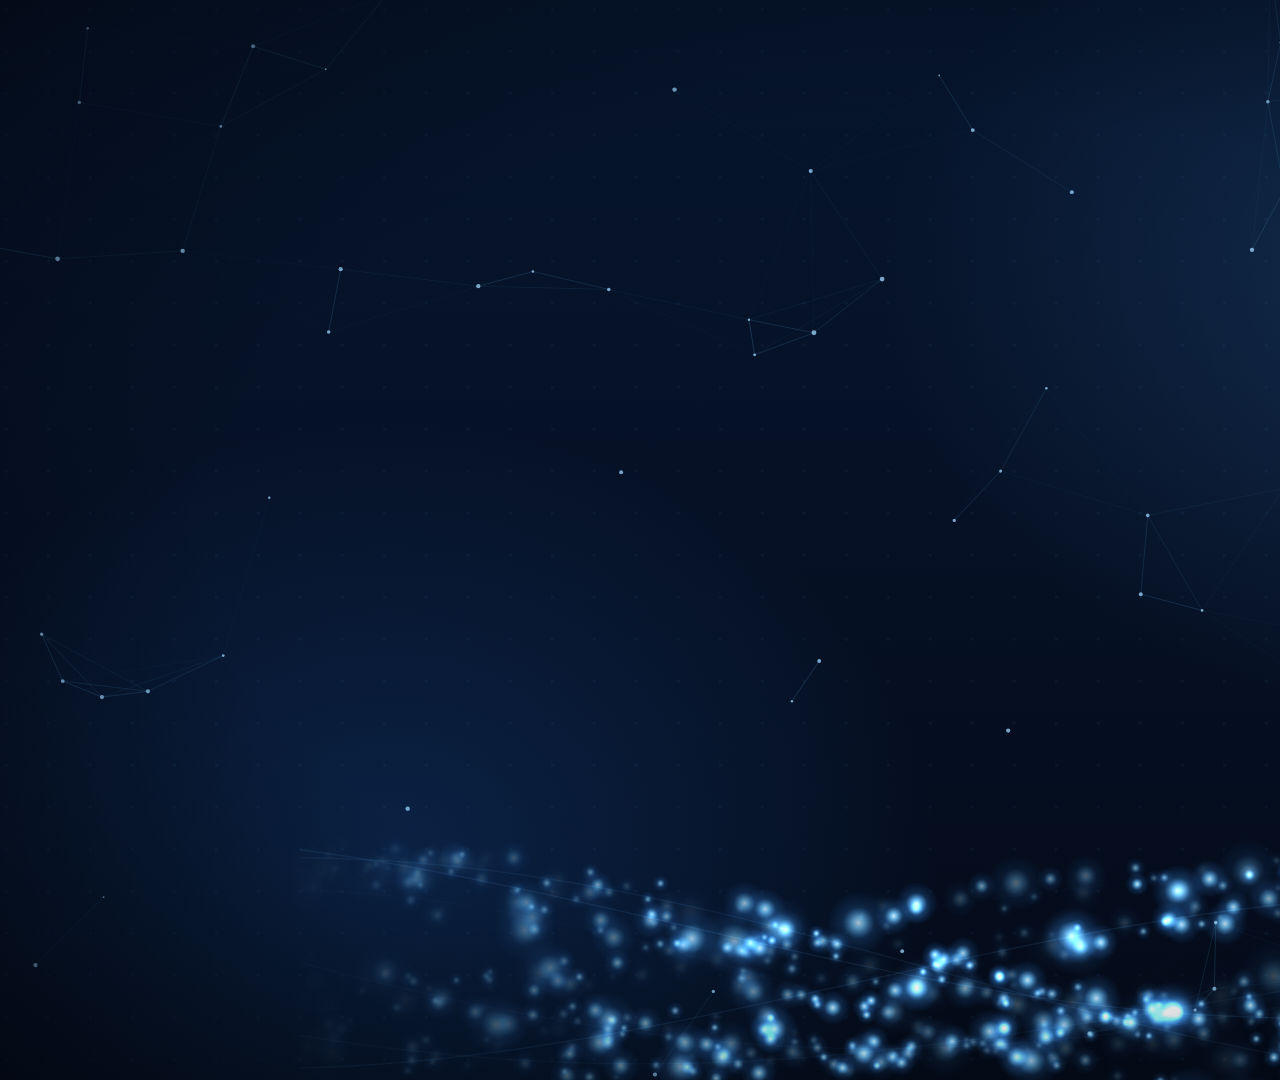
<file: intro-video/source/intro.html>
<!DOCTYPE html>
<html lang="en">
<head>
<meta charset="utf-8">
<title>Nuha Alyahya — Intro</title>
<link rel="stylesheet" href="fonts/fonts.css">
<style>
:root{
  --bg:#061126; --ice:#9fd7ff; --ice2:#66c8ff; --text:#dfeaf7; --muted:#9eb0c7; --white:#fff;
  --line:rgba(130,190,255,.25); --line2:rgba(130,190,255,.45);
  --serif:"Cormorant Garamond",serif; --sans:"Montserrat",Arial,sans-serif;
}
*{box-sizing:border-box;margin:0;padding:0}
html,body{width:1920px;height:1080px;overflow:hidden;background:#040b18}
body{font-family:var(--sans);color:var(--text);-webkit-font-smoothing:antialiased}
*{font-variant-numeric:lining-nums !important}
#stage{position:relative;width:1920px;height:1080px;overflow:hidden;
  background:linear-gradient(180deg,#06152d 0%,#061126 45%,#040b18 100%)}
#glowA,#glowB{position:absolute;border-radius:50%;pointer-events:none}
#glowA{width:1300px;height:900px;background:radial-gradient(closest-side,rgba(71,151,225,.22),transparent)}
#glowB{width:1100px;height:900px;background:radial-gradient(closest-side,rgba(24,85,164,.30),transparent)}
#dots{position:absolute;inset:0;background:radial-gradient(circle at 15% 22%,rgba(79,170,245,.12) 0 1px,transparent 2px) 0 0/42px 42px;opacity:.45}
#net{position:absolute;inset:0}
#wave{position:absolute;left:0;top:0}
#vignette{position:absolute;inset:0;background:radial-gradient(ellipse at center,transparent 55%,rgba(2,6,14,.65) 100%);pointer-events:none}

/* persistent chrome */
#brand{position:absolute;left:120px;top:64px;font:600 34px var(--serif);color:#fff;letter-spacing:.01em}
#chapter{position:absolute;right:120px;top:74px;font:500 15px var(--sans);letter-spacing:.32em;text-transform:uppercase;color:var(--ice)}
#chapter b{color:#fff;font-weight:600;margin-inline-end:14px}
#progress{position:absolute;left:120px;right:120px;bottom:60px;height:2px;background:rgba(159,215,255,.12)}
#progress i{display:block;height:100%;width:0;background:linear-gradient(90deg,var(--ice2),var(--ice));box-shadow:0 0 10px rgba(102,200,255,.8)}

.scene{position:absolute;inset:0;opacity:0;visibility:hidden}
.a{will-change:transform,opacity}
.eyebrow{display:flex;align-items:center;gap:18px;font:500 17px var(--sans);letter-spacing:.34em;text-transform:uppercase;color:var(--ice)}
.eyebrow:before{content:"";width:46px;height:1px;background:var(--ice)}
.h1{font:600 92px/1.02 var(--serif);color:#fff}
.h2{font:600 70px/1.06 var(--serif);color:#fff}
.glass{background:linear-gradient(180deg,rgba(18,49,87,.80),rgba(8,29,58,.82));border:1px solid var(--line);box-shadow:0 24px 60px rgba(0,0,0,.35);border-radius:22px}
.ice{color:var(--ice)}
.w{display:inline-block;white-space:pre}
.c{display:inline-block}

/* S1 intro */
#s1 .center{position:absolute;left:0;right:0;top:330px;text-align:center}
#s1 .roles{font:500 20px var(--sans);letter-spacing:.42em;text-transform:uppercase;color:#a9bad0}
#s1 .roles span{color:var(--ice);margin:0 22px}
#s1 .name{font:600 210px/1 var(--serif);color:#fff;margin-top:34px;text-shadow:0 0 60px rgba(102,200,255,.25)}
#s1 .rule{width:520px;height:2px;margin:40px auto 0;background:linear-gradient(90deg,transparent,var(--ice),transparent);box-shadow:0 0 18px rgba(159,215,255,.8)}
#s1 .sub{font:400 26px var(--sans);letter-spacing:.12em;color:var(--muted);margin-top:34px}

/* S2 credentials chips */
#s2 .center{position:absolute;left:0;right:0;top:300px;text-align:center}
#s2 .chips{display:flex;justify-content:center;gap:34px}
.chip{display:inline-flex;align-items:center;gap:18px;height:96px;padding:0 44px 0 30px;border:1.5px solid var(--line2);border-radius:999px;background:rgba(7,27,54,.6);font:600 40px var(--sans);color:#fff;letter-spacing:.04em}
.chip i{width:48px;height:48px;border-radius:50%;border:1.5px solid var(--line2);display:grid;place-items:center;font-style:normal;color:var(--ice);font-size:22px}
#s2 .tag{font:600 104px/1.08 var(--serif);color:#fff;margin-top:90px}
#s2 .focus{margin-top:46px;font:500 24px var(--sans);color:var(--text);letter-spacing:.04em}
#s2 .focus span{color:var(--ice2);margin:0 20px}

/* S3 mission */
#s3 .wrap{position:absolute;left:220px;right:220px;top:250px}
#s3 .quote{font:500 76px/1.22 var(--serif);color:#e8f1fb;margin-top:44px}
#s3 .quote .hl{color:var(--ice);font-style:italic}
#s3 .mark{position:absolute;left:-110px;top:40px;font:700 260px/1 var(--serif);color:rgba(159,215,255,.18)}

/* S4 pillars */
#s4 .head{position:absolute;left:120px;top:190px;width:1680px}
#s4 .lead{font:400 28px/1.55 var(--sans);color:var(--muted);max-width:1180px;margin-top:26px}
#s4 .grid{position:absolute;left:120px;right:120px;top:530px;display:grid;grid-template-columns:repeat(4,1fr);gap:30px}
.pillar{padding:40px 34px 44px;min-height:330px}
.pillar .ic{width:84px;height:84px;border-radius:22px;display:grid;place-items:center;background:rgba(102,200,255,.10);border:1px solid var(--line2)}
.pillar .ic svg{width:44px;height:44px;stroke:var(--ice);fill:none;stroke-width:1.7;stroke-linecap:round;stroke-linejoin:round}
.pillar .n{font:500 16px var(--sans);letter-spacing:.3em;color:var(--ice2);margin-top:36px}
.pillar h3{font:600 44px/1.08 var(--serif);color:#fff;margin-top:12px}

/* S5 experience */
#s5 .head{position:absolute;left:120px;top:190px}
#s5 .line{position:absolute;left:160px;top:420px;width:3px;height:520px;background:linear-gradient(180deg,var(--ice),rgba(159,215,255,.1));transform-origin:top}
.node{position:absolute;left:146px;width:31px;height:31px;border-radius:50%;background:#061126;border:3px solid var(--ice);box-shadow:0 0 22px rgba(159,215,255,.7)}
.node.small{left:151px;width:21px;height:21px;border-width:2px}
.exp{position:absolute;left:230px;right:120px}
#s5 .main{top:395px;padding:40px 48px}
#s5 .main .date{font:500 18px var(--sans);letter-spacing:.26em;text-transform:uppercase;color:var(--ice)}
#s5 .main h3{font:600 64px/1.05 var(--serif);color:#fff;margin-top:12px}
#s5 .main .role{font:600 28px var(--sans);color:#eef7ff;margin-top:16px}
#s5 .main p{font:400 23px/1.55 var(--sans);color:var(--muted);margin-top:12px;max-width:1300px}
.clin{font:400 24px/1.4 var(--sans);color:var(--text)}
.clin b{font-weight:600;color:#fff}
.clin span{display:block;font-size:18px;letter-spacing:.2em;text-transform:uppercase;color:var(--ice2);margin-bottom:6px}

/* S6 projects */
#s6 .head{position:absolute;left:120px;top:150px;right:120px;display:flex;align-items:flex-end;justify-content:space-between}
#s6 .head p{font:400 24px var(--sans);color:var(--muted)}
#s6 .cards{position:absolute;left:120px;right:120px;top:360px;display:grid;grid-template-columns:repeat(6,1fr);gap:28px}
.pcard{grid-column:span 2;padding:28px 34px 30px;min-height:268px;display:flex;flex-direction:column;position:relative;overflow:hidden}
.pcard.wide{grid-column:span 3;min-height:228px}
.pcard .num{font:600 50px var(--serif);color:rgba(159,215,255,.35);line-height:1}
.pcard .cat{font:500 14.5px var(--sans);letter-spacing:.22em;text-transform:uppercase;color:var(--ice2);margin-top:14px}
.pcard h4{font:600 36px/1.08 var(--serif);color:#fff;margin-top:10px}
.pcard p{font:400 19px/1.5 var(--sans);color:var(--muted);margin-top:auto;padding-top:14px}
.pcard p b{color:var(--ice);font-weight:600}
.pcard:after{content:"";position:absolute;inset:auto -30% -60% auto;width:300px;height:300px;border-radius:50%;background:rgba(102,200,255,.10);filter:blur(30px)}

/* S7 award */
#s7 .left{position:absolute;left:120px;top:210px;width:800px}
#s7 .place{display:flex;align-items:baseline;gap:14px;margin-top:30px}
#s7 .place .big{font:700 190px/0.9 var(--serif);color:#fff;text-shadow:0 0 50px rgba(159,215,255,.35)}
#s7 .place .big .sup{font-size:62px;position:relative;top:-64px;color:var(--ice);margin-left:4px}
#s7 .place .lbl{font:600 46px var(--serif);color:var(--ice)}
#s7 h3{font:600 56px/1.08 var(--serif);color:#fff;margin-top:26px}
#s7 .meta{font:500 22px/1.5 var(--sans);color:var(--text);margin-top:14px}
#s7 .meta span{color:var(--ice2)}
#s7 .desc{font:400 22px/1.6 var(--sans);color:var(--muted);margin-top:20px}
#s7 .tags{display:flex;gap:14px;margin-top:30px;flex-wrap:wrap}
.tagp{font:500 17px var(--sans);padding:11px 20px;border:1px solid var(--line2);border-radius:999px;color:#eef7ff;background:rgba(7,27,54,.55)}
#s7 .cert{position:absolute;right:120px;top:250px;width:860px;perspective:1600px}
#s7 .cert .frame{padding:16px;border-radius:20px;transform-style:preserve-3d}
#s7 .cert img{display:block;width:100%;border-radius:10px}

/* S8 certifications */
#s8 .head{position:absolute;left:120px;top:170px}
#s8 .row{position:absolute;left:120px;right:120px;top:350px;display:grid;grid-template-columns:repeat(3,1fr);gap:36px}
.ccard{padding:18px 18px 30px}
.ccard .img{height:330px;border-radius:12px;overflow:hidden;background:#0b203f;display:grid;place-items:center}
.ccard .img img{width:100%;height:100%;object-fit:cover;object-position:top;display:block}
.ccard .t{display:flex;align-items:baseline;justify-content:space-between;margin:26px 10px 0}
.ccard .t b{font:600 52px var(--serif);color:#fff}
.ccard .t span{font:500 14.5px var(--sans);letter-spacing:.18em;text-transform:uppercase;color:var(--ice2);padding:8px 14px;border:1px solid var(--line2);border-radius:999px}
.ccard .full{font:500 21px/1.4 var(--sans);color:var(--text);margin:10px 10px 0}
.ccard .org{font:400 18px var(--sans);color:var(--muted);margin:6px 10px 0}

/* S9 education */
#s9 .head{position:absolute;left:120px;top:190px}
#s9 .row{position:absolute;left:120px;right:120px;top:410px;display:grid;grid-template-columns:1fr 1fr;gap:40px}
.edu{padding:46px 52px 50px;position:relative;overflow:hidden}
.edu .gpa{font:700 150px/0.9 var(--serif);color:#fff}
.edu .gpa small{font-size:56px;color:var(--ice);margin-left:8px}
.edu .hon{display:inline-block;margin-top:30px;font:600 16px var(--sans);letter-spacing:.24em;text-transform:uppercase;color:#05213a;background:linear-gradient(180deg,#a8e3ff,#6ac9f6);padding:9px 18px;border-radius:999px}
.edu h3{font:600 46px/1.1 var(--serif);color:#fff;margin-top:26px}
.edu p{font:400 22px var(--sans);color:var(--muted);margin-top:12px}
.edu .yr{position:absolute;right:46px;top:52px;font:500 20px var(--sans);letter-spacing:.2em;color:var(--ice2)}

/* S10 website */
#s10 .head{position:absolute;left:0;right:0;top:112px;text-align:center}
#s10 .head .eyebrow{justify-content:center}
#s10 .head .eyebrow:after{content:"";width:46px;height:1px;background:var(--ice)}
#s10 .h2{margin-top:16px;font-size:64px}
#s10 .browser{position:absolute;left:50%;top:296px;width:1260px;margin-left:-630px;height:672px;border-radius:18px;overflow:hidden;
  border:1px solid var(--line2);background:#0a1a33;box-shadow:0 40px 120px rgba(0,0,0,.6),0 0 80px rgba(102,200,255,.15)}
#s10 .bar{height:58px;display:flex;align-items:center;gap:12px;padding:0 22px;background:linear-gradient(180deg,#13294a,#0d2040);border-bottom:1px solid var(--line)}
#s10 .bar i{width:14px;height:14px;border-radius:50%;background:#33507a}
#s10 .url{margin-left:24px;flex:1;max-width:620px;height:36px;border-radius:10px;background:rgba(4,14,30,.7);border:1px solid var(--line);display:flex;align-items:center;gap:10px;padding:0 16px;font:500 17px var(--sans);color:#dfeaf7}
#s10 .url svg{width:16px;height:16px;stroke:var(--ice);fill:none;stroke-width:2}
#s10 .view{position:absolute;top:58px;left:0;right:0;bottom:0;overflow:hidden}
#s10 .view img{width:100%;display:block}

/* S11 outro */
#s11 .center{position:absolute;left:0;right:0;top:230px;text-align:center}
#s11 .eyebrow{justify-content:center}
#s11 .eyebrow:after{content:"";width:46px;height:1px;background:var(--ice)}
#s11 .big{font:600 170px/1 var(--serif);color:#fff;margin-top:24px;text-shadow:0 0 60px rgba(102,200,255,.25)}
#s11 .tag{font:500 italic 44px var(--serif);color:var(--ice);margin-top:22px}
#s11 .contacts{display:flex;justify-content:center;gap:28px;margin-top:70px}
.ct{display:flex;align-items:center;gap:16px;padding:20px 30px;font:500 24px var(--sans);color:#eef7ff}
.ct svg{width:28px;height:28px;stroke:var(--ice);fill:none;stroke-width:1.8;stroke-linecap:round;stroke-linejoin:round}
.ct.primary{background:linear-gradient(180deg,#a8e3ff,#6ac9f6);color:#05213a;border-color:#89d6ff;box-shadow:0 12px 40px rgba(88,189,244,.35)}
.ct.primary svg{stroke:#05213a}
#fade{position:absolute;inset:0;background:#02060e;opacity:0;pointer-events:none}
</style>
</head>
<body>
<div id="stage">
  <div id="glowA"></div><div id="glowB"></div>
  <div id="dots"></div>
  <canvas id="wave" width="1920" height="1080"></canvas>
  <canvas id="net" width="1920" height="1080"></canvas>
  <div id="vignette"></div>

  <!-- S1 · Intro -->
  <section class="scene" id="s1" data-s="0" data-e="6">
    <div class="center">
      <div class="roles a" data-fx="blur" data-d="0.5" data-dur="1.4">Healthcare Leader<span>|</span>Change Maker<span>|</span>Lifelong Learner</div>
      <div class="name a" data-fx="chars" data-d="1.1" data-dur="1.1" data-stagger="0.06">Nuha Alyahya</div>
      <div class="rule a" data-fx="line" data-d="2.1" data-dur="1.3"></div>
      <div class="sub a" data-fx="up" data-d="2.7" data-dur="1.1">Healthcare Projects &amp; Digital Transformation · Riyadh, Saudi Arabia</div>
    </div>
  </section>

  <!-- S2 · Credentials + tagline -->
  <section class="scene" id="s2" data-s="6" data-e="12" data-ch="01" data-chn="Profile">
    <div class="center">
      <div class="chips">
        <div class="chip a" data-fx="pop" data-d="0.3"><i>✦</i>PMP®</div>
        <div class="chip a" data-fx="pop" data-d="0.5"><i>◇</i>CPHQ</div>
        <div class="chip a" data-fx="pop" data-d="0.7"><i>▱</i>CKP</div>
      </div>
      <div class="tag a" data-fx="words" data-d="1.2" data-dur="0.9" data-stagger="0.14">Driven by purpose. <span class="ice">Focused on people.</span></div>
      <div class="focus a" data-fx="up" data-d="2.6">Project Management<span>|</span>Digital Transformation<span>|</span>Healthcare Operations<span>|</span>Quality Improvement</div>
    </div>
  </section>

  <!-- S3 · Mission -->
  <section class="scene" id="s3" data-s="12" data-e="19.5" data-ch="02" data-chn="Mission">
    <div class="wrap">
      <div class="mark a" data-fx="fade" data-d="0.2" data-dur="1.4">“</div>
      <div class="eyebrow a" data-fx="left" data-d="0.2">My mission</div>
      <div class="quote a" data-fx="words" data-d="0.6" data-dur="0.8" data-stagger="0.085">Transforming healthcare through <span class="hl">technology,</span> <span class="hl">people,</span> and <span class="hl">purpose</span> — driving meaningful change that enhances patient experiences and builds healthier communities.</div>
    </div>
  </section>

  <!-- S4 · What I do -->
  <section class="scene" id="s4" data-s="19.5" data-e="25.5" data-ch="03" data-chn="Expertise">
    <div class="head">
      <div class="eyebrow a" data-fx="left" data-d="0.1">About me</div>
      <div class="h1 a" data-fx="up" data-d="0.25" style="margin-top:18px">Healthcare, operations &amp; digital delivery</div>
      <div class="lead a" data-fx="up" data-d="0.55">I turn healthcare operational needs into clear requirements, practical workflows and digital solutions.</div>
    </div>
    <div class="grid">
      <div class="pillar glass a" data-fx="rise" data-d="0.9">
        <div class="ic"><svg viewBox="0 0 24 24"><rect x="4" y="4" width="16" height="17" rx="2"/><path d="M9 4V3h6v1"/><path d="M8 10h8M8 14h5M8 18h7"/></svg></div>
        <div class="n">01</div><h3>Project Management</h3>
      </div>
      <div class="pillar glass a" data-fx="rise" data-d="1.05">
        <div class="ic"><svg viewBox="0 0 24 24"><rect x="3" y="4" width="18" height="12" rx="2"/><path d="M8 20h8M12 16v4"/><path d="M7 12l3-3 2 2 4-4"/></svg></div>
        <div class="n">02</div><h3>Digital Transformation</h3>
      </div>
      <div class="pillar glass a" data-fx="rise" data-d="1.2">
        <div class="ic"><svg viewBox="0 0 24 24"><path d="M3 12h4l2-5 4 10 2-5h6"/></svg></div>
        <div class="n">03</div><h3>Healthcare Operations</h3>
      </div>
      <div class="pillar glass a" data-fx="rise" data-d="1.35">
        <div class="ic"><svg viewBox="0 0 24 24"><path d="M12 3l7 3v5c0 4.5-3 8-7 10-4-2-7-5.5-7-10V6z"/><path d="M8.5 12l2.5 2.5 4.5-5"/></svg></div>
        <div class="n">04</div><h3>Quality Improvement</h3>
      </div>
    </div>
  </section>

  <!-- S5 · Experience -->
  <section class="scene" id="s5" data-s="25.5" data-e="31.5" data-ch="04" data-chn="Experience">
    <div class="head">
      <div class="eyebrow a" data-fx="left" data-d="0.1">Experience</div>
      <div class="h1 a" data-fx="up" data-d="0.25" style="margin-top:18px">Healthcare, operations &amp; delivery</div>
    </div>
    <div class="line a" data-fx="vline" data-d="0.5" data-dur="1.6"></div>
    <div class="node a" data-fx="pop" data-d="0.6" style="top:440px"></div>
    <div class="exp main glass a" data-fx="right" data-d="0.7">
      <div class="date">Jan 2025 – Present · Riyadh</div>
      <h3>Al Hammadi Hospitals</h3>
      <div class="role">Administrative Assistant — Performance &amp; Executive Support</div>
      <p>Supporting digital initiatives, performance reporting and cross-departmental improvement with executive leadership, operational teams and IT.</p>
    </div>
    <div class="node small a" data-fx="pop" data-d="1.6" style="top:822px"></div>
    <div class="exp clin a" data-fx="right" data-d="1.7" style="top:804px"><span>Clinical foundation · 2022 – 2023</span><b>Physiotherapist Intern / Volunteer</b> — Aseer Rehabilitation Centre</div>
    <div class="node small a" data-fx="pop" data-d="1.95" style="top:918px"></div>
    <div class="exp clin a" data-fx="right" data-d="2.05" style="top:912px"><b>Physiotherapist Intern</b> — Armed Forces Hospitals, Southern Region</div>
  </section>

  <!-- S6 · Projects -->
  <section class="scene" id="s6" data-s="31.5" data-e="40.5" data-ch="05" data-chn="Projects">
    <div class="head">
      <div>
        <div class="eyebrow a" data-fx="left" data-d="0.1">Selected projects</div>
        <div class="h1 a" data-fx="up" data-d="0.25" style="margin-top:18px">Case studies</div>
      </div>
      <p class="a" data-fx="fade" data-d="0.6">From operational need → clear requirements → digital solution</p>
    </div>
    <div class="cards">
      <div class="pcard glass a" data-fx="rise" data-d="0.7"><div class="num">01</div><div class="cat">Patient experience</div><h4>Patient Experience Digital Platform</h4><p>A structured digital framework with defined responsibilities and follow-up workflows.</p></div>
      <div class="pcard glass a" data-fx="rise" data-d="0.9"><div class="num">02</div><div class="cat">Executive operations</div><h4>Executive Operations Management Platform</h4><p>A centralized operating model giving leadership a clearer view of ongoing work.</p></div>
      <div class="pcard glass a" data-fx="rise" data-d="1.1"><div class="num">03</div><div class="cat">Process improvement</div><h4>Physician Document Submission &amp; Verification Portal</h4><p>A traceable verification process across <b><span class="count" data-to="157" data-d="2.0" data-dur="1.6">0</span> physicians</b>.</p></div>
      <div class="pcard glass wide a" data-fx="rise" data-d="1.3"><div class="num">04</div><div class="cat">Health IT</div><h4>HIS Enhancement &amp; System Improvement</h4><p>A consolidated record of system issues to prioritize and track corrective actions.</p></div>
      <div class="pcard glass wide a" data-fx="rise" data-d="1.5"><div class="num">05</div><div class="cat">Performance improvement</div><h4>Healthcare Operations &amp; Performance Improvement</h4><p>Executive reports and analytical dashboards supporting improvement decisions.</p></div>
    </div>
  </section>

  <!-- S7 · Award -->
  <section class="scene" id="s7" data-s="40.5" data-e="46.5" data-ch="06" data-chn="Recognition">
    <div class="left">
      <div class="eyebrow a" data-fx="left" data-d="0.1">Awards &amp; achievements</div>
      <div class="place a" data-fx="scale" data-d="0.3" data-dur="1.0"><span class="big">2<span class="sup">nd</span></span><span class="lbl">Place · Oct 2026</span></div>
      <h3 class="a" data-fx="up" data-d="0.6">Athar | HealthThon 2026</h3>
      <div class="meta a" data-fx="up" data-d="0.75">Digital Health Innovation Hackathon · King Saud University<br><span>Digital Patient Experience Track</span></div>
      <div class="desc a" data-fx="up" data-d="0.9">An AI-powered concept designed to identify disruptions in patient journeys and enable proactive interventions.</div>
      <div class="tags">
        <span class="tagp a" data-fx="pop" data-d="1.2">Digital Innovation</span>
        <span class="tagp a" data-fx="pop" data-d="1.3">Patient Experience</span>
        <span class="tagp a" data-fx="pop" data-d="1.4">AI-Powered</span>
        <span class="tagp a" data-fx="pop" data-d="1.5">Proactive Care</span>
      </div>
    </div>
    <div class="cert">
      <div class="frame glass a" data-fx="tilt" data-d="0.4" data-dur="1.4"><img src="assets/award.png" alt=""></div>
    </div>
  </section>

  <!-- S8 · Certifications -->
  <section class="scene" id="s8" data-s="46.5" data-e="52.5" data-ch="07" data-chn="Credentials">
    <div class="head">
      <div class="eyebrow a" data-fx="left" data-d="0.1">Credentials</div>
      <div class="h1 a" data-fx="up" data-d="0.25" style="margin-top:18px">Professional certifications</div>
    </div>
    <div class="row">
      <div class="ccard glass a" data-fx="rise" data-d="0.6"><div class="img"><img src="assets/pmp.jpg" alt=""></div>
        <div class="t"><b>PMP®</b><span>Active · 2026–2029</span></div>
        <div class="full">Project Management Professional</div><div class="org">Project Management Institute (PMI)</div></div>
      <div class="ccard glass a" data-fx="rise" data-d="0.8"><div class="img"><img src="assets/cphq.jpg" alt=""></div>
        <div class="t"><b>CPHQ</b><span>Valid · Dec 2028</span></div>
        <div class="full">Certified Professional in Healthcare Quality</div><div class="org">HQCC · NAHQ</div></div>
      <div class="ccard glass a" data-fx="rise" data-d="1.0"><div class="img"><img src="assets/ckp.jpg" alt=""></div>
        <div class="t"><b>CKP</b><span>Nov 2025</span></div>
        <div class="full">Certified KPI Professional</div><div class="org">The KPI Institute</div></div>
    </div>
  </section>

  <!-- S9 · Education -->
  <section class="scene" id="s9" data-s="52.5" data-e="57" data-ch="08" data-chn="Education">
    <div class="head">
      <div class="eyebrow a" data-fx="left" data-d="0.1">Education</div>
      <div class="h1 a" data-fx="up" data-d="0.25" style="margin-top:18px">Academic excellence</div>
    </div>
    <div class="row">
      <div class="edu glass a" data-fx="rise" data-d="0.5"><div class="yr">2023 – 2024</div>
        <div class="gpa"><span class="count" data-to="4.91" data-dec="2" data-d="0.8" data-dur="1.4">0.00</span><small>/ 5</small></div>
        <span class="hon">First Honors</span>
        <h3>Postgraduate Diploma in Healthcare Administration</h3>
        <p>Institute of Public Administration, Riyadh</p></div>
      <div class="edu glass a" data-fx="rise" data-d="0.7"><div class="yr">2018 – 2022</div>
        <div class="gpa"><span class="count" data-to="4.71" data-dec="2" data-d="1.0" data-dur="1.4">0.00</span><small>/ 5</small></div>
        <span class="hon">Second Honors</span>
        <h3>Bachelor of Physical Therapy</h3>
        <p>King Khalid University, Abha</p></div>
    </div>
  </section>

  <!-- S10 · Website -->
  <section class="scene" id="s10" data-s="57" data-e="63" data-ch="09" data-chn="Portfolio">
    <div class="head">
      <div class="eyebrow a" data-fx="fade" data-d="0.1">Explore the full portfolio</div>
      <div class="h2 a" data-fx="up" data-d="0.25">Projects, awards &amp; credentials — all in one place</div>
    </div>
    <div class="browser a" data-fx="browser" data-d="0.4" data-dur="1.3">
      <div class="bar"><i></i><i></i><i></i>
        <div class="url"><svg viewBox="0 0 24 24"><rect x="5" y="11" width="14" height="10" rx="2"/><path d="M8 11V8a4 4 0 0 1 8 0v3"/></svg><span class="typed" data-text="nohamalyahya-byte.github.io" data-d="0.9" data-dur="1.1"></span></div>
      </div>
      <div class="view"><img id="siteimg" src="assets/site_full.png" alt=""></div>
    </div>
  </section>

  <!-- S11 · Outro -->
  <section class="scene" id="s11" data-s="63" data-e="69.5" data-ch="10" data-chn="Contact">
    <div class="center">
      <div class="eyebrow a" data-fx="fade" data-d="0.2">Connect</div>
      <div class="big a" data-fx="chars" data-d="0.4" data-dur="1.0" data-stagger="0.07">Let’s talk</div>
      <div class="tag a" data-fx="up" data-d="1.3">Driven by purpose. Focused on people.</div>
      <div class="contacts">
        <div class="ct glass primary a" data-fx="pop" data-d="1.8"><svg viewBox="0 0 24 24"><circle cx="12" cy="12" r="9"/><path d="M3 12h18M12 3c2.5 2.7 3.8 5.7 3.8 9s-1.3 6.3-3.8 9c-2.5-2.7-3.8-5.7-3.8-9S9.5 5.7 12 3z"/></svg>nohamalyahya-byte.github.io</div>
        <div class="ct glass a" data-fx="pop" data-d="2.0"><svg viewBox="0 0 24 24"><rect x="3" y="5" width="18" height="14" rx="2"/><path d="M3 7l9 6 9-6"/></svg>noha.m.alyahya@gmail.com</div>
        <div class="ct glass a" data-fx="pop" data-d="2.2"><svg viewBox="0 0 24 24"><rect x="3" y="3" width="18" height="18" rx="3"/><path d="M8 10v7M8 7v.01M12 17v-4a2 2 0 0 1 4 0v4M12 10v7"/></svg>LinkedIn · Nuha Alyahya</div>
      </div>
    </div>
  </section>

  <div id="brand">Nuha Alyahya</div>
  <div id="chapter"><b></b><span></span></div>
  <div id="progress"><i></i></div>
  <div id="fade"></div>
</div>

<script>
const DURATION = 69.5;
const clamp = (v, a = 0, b = 1) => Math.min(b, Math.max(a, v));
const easeOut = p => 1 - Math.pow(1 - p, 3);
const easeOutExpo = p => p >= 1 ? 1 : 1 - Math.pow(2, -10 * p);
const easeInOut = p => p < .5 ? 4 * p * p * p : 1 - Math.pow(-2 * p + 2, 3) / 2;
const easeBack = p => { const c = 1.6; return 1 + (c + 1) * Math.pow(p - 1, 3) + c * Math.pow(p - 1, 2); };
const $ = s => document.querySelector(s);
const scenes = [...document.querySelectorAll('.scene')].map(el => ({ el, s: +el.dataset.s, e: +el.dataset.e, ch: el.dataset.ch, chn: el.dataset.chn }));

// Split text into words / characters, keeping inline highlight spans
function splitInto(el, mode) {
  const out = [];
  const walk = (node, target) => {
    for (const child of [...node.childNodes]) {
      if (child.nodeType === 3) {
        const parts = mode === 'chars' ? [...child.textContent] : child.textContent.split(/(\s+)/);
        const frag = document.createDocumentFragment();
        for (const part of parts) {
          if (!part) continue;
          if (/^\s+$/.test(part)) { frag.appendChild(document.createTextNode(part)); continue; }
          const sp = document.createElement('span');
          sp.className = mode === 'chars' ? 'c' : 'w';
          sp.textContent = part;
          frag.appendChild(sp); out.push(sp);
        }
        child.replaceWith(frag);
      } else if (child.nodeType === 1) walk(child, target);
    }
  };
  walk(el);
  return out;
}

const anims = [...document.querySelectorAll('.a')].map(el => {
  const sc = scenes.find(x => x.el.contains(el));
  const a = { el, fx: el.dataset.fx || 'up', start: sc.s + (+el.dataset.d || 0), dur: +el.dataset.dur || 0.85, stagger: +el.dataset.stagger || 0.05 };
  if (a.fx === 'chars' || a.fx === 'words') a.parts = splitInto(el, a.fx);
  return a;
});
const counters = [...document.querySelectorAll('.count')].map(el => {
  const sc = scenes.find(x => x.el.contains(el));
  return { el, to: +el.dataset.to, dec: +el.dataset.dec || 0, start: sc.s + (+el.dataset.d), dur: +el.dataset.dur };
});
const typed = [...document.querySelectorAll('.typed')].map(el => {
  const sc = scenes.find(x => x.el.contains(el));
  return { el, text: el.dataset.text, start: sc.s + (+el.dataset.d), dur: +el.dataset.dur };
});

function applyFx(a, t) {
  const p = clamp((t - a.start) / a.dur), e = easeOut(p), s = a.el.style;
  switch (a.fx) {
    case 'fade': s.opacity = e; break;
    case 'up': s.opacity = e; s.transform = `translateY(${(1 - e) * 46}px)`; break;
    case 'rise': s.opacity = e; s.transform = `translateY(${(1 - easeOutExpo(p)) * 120}px) scale(${0.94 + 0.06 * e})`; break;
    case 'left': s.opacity = e; s.transform = `translateX(${(1 - e) * -50}px)`; break;
    case 'right': s.opacity = e; s.transform = `translateX(${(1 - e) * 70}px)`; break;
    case 'scale': s.opacity = e; s.transform = `scale(${0.82 + 0.18 * easeBack(p)})`; s.transformOrigin = 'left bottom'; break;
    case 'pop': s.opacity = e; s.transform = `scale(${p === 0 ? 0.6 : 0.6 + 0.4 * easeBack(p)})`; break;
    case 'blur': s.opacity = e; s.filter = `blur(${(1 - e) * 14}px)`; s.letterSpacing = `${0.42 + (1 - e) * 0.3}em`; break;
    case 'line': s.transform = `scaleX(${easeInOut(p)})`; s.opacity = p > 0 ? 1 : 0; break;
    case 'vline': s.transform = `scaleY(${easeInOut(p)})`; s.opacity = p > 0 ? 1 : 0; break;
    case 'tilt': {
      const ee = easeOutExpo(p);
      s.opacity = e;
      s.transform = `translateX(${(1 - ee) * 160}px) rotateY(${-28 * (1 - ee) - 6}deg) rotateX(${4 * (1 - ee) + 2}deg) rotateZ(${(1 - ee) * 4}deg)`;
      break;
    }
    case 'browser': {
      const ee = easeOutExpo(p);
      s.opacity = e;
      s.transform = `perspective(2000px) translateY(${(1 - ee) * 220}px) rotateX(${(1 - ee) * 22}deg) scale(${0.9 + 0.1 * ee})`;
      break;
    }
    case 'chars': case 'words': {
      s.opacity = 1;
      a.parts.forEach((sp, i) => {
        const q = clamp((t - a.start - i * a.stagger) / a.dur), qe = easeOut(q);
        sp.style.opacity = qe;
        sp.style.transform = `translateY(${(1 - qe) * (a.fx === 'chars' ? 60 : 30)}px)`;
        sp.style.filter = `blur(${(1 - qe) * 8}px)`;
      });
      break;
    }
  }
}

// Deterministic particle network (pseudo-random seed)
let seed = 7;
const rnd = () => (seed = (seed * 16807) % 2147483647) / 2147483647;
const P = Array.from({ length: 95 }, () => ({ x: rnd() * 1920, y: rnd() * 1080, ax: 20 + rnd() * 70, ay: 20 + rnd() * 60, fx: 0.05 + rnd() * 0.12, fy: 0.04 + rnd() * 0.1, ph: rnd() * 6.28, r: 0.8 + rnd() * 1.8 }));
const ctx = $('#net').getContext('2d');
function drawNet(t, intensity) {
  ctx.clearRect(0, 0, 1920, 1080);
  if (intensity <= 0.001) return;
  const pts = P.map(p => [p.x + Math.sin(t * p.fx + p.ph) * p.ax, p.y + Math.cos(t * p.fy + p.ph * 1.3) * p.ay, p.r]);
  ctx.lineWidth = 1;
  for (let i = 0; i < pts.length; i++) for (let j = i + 1; j < pts.length; j++) {
    const dx = pts[i][0] - pts[j][0], dy = pts[i][1] - pts[j][1], d = Math.hypot(dx, dy);
    if (d < 190) {
      ctx.strokeStyle = `rgba(102,200,255,${(1 - d / 190) * 0.22 * intensity})`;
      ctx.beginPath(); ctx.moveTo(pts[i][0], pts[i][1]); ctx.lineTo(pts[j][0], pts[j][1]); ctx.stroke();
    }
  }
  for (const [x, y, r] of pts) {
    ctx.fillStyle = `rgba(159,215,255,${0.75 * intensity})`;
    ctx.beginPath(); ctx.arc(x, y, r, 0, 6.283); ctx.fill();
  }
}

// Glowing particle ribbon along the bottom (echoes the site's hero art)
const glow = document.createElement('canvas'); glow.width = glow.height = 64;
{ const g = glow.getContext('2d'), rg = g.createRadialGradient(32, 32, 0, 32, 32, 32);
  rg.addColorStop(0, 'rgba(210,240,255,1)'); rg.addColorStop(0.18, 'rgba(120,205,255,.85)'); rg.addColorStop(0.5, 'rgba(60,150,240,.22)'); rg.addColorStop(1, 'rgba(40,120,230,0)');
  g.fillStyle = rg; g.fillRect(0, 0, 64, 64); }
const STRANDS = Array.from({ length: 7 }, (_, k) => ({ k, amp: 70 + rnd() * 40, freq: 0.0021 + rnd() * 0.0008, sp: 0.22 + rnd() * 0.12, ph: rnd() * 6.28,
  dots: Array.from({ length: 120 }, () => ({ u: rnd(), j: (rnd() - 0.5) * 34, s: 0.25 + rnd() * rnd() * 0.9, tw: rnd() * 6.28 })) }));
const wctx = $('#wave').getContext('2d');
function drawWave(t, intensity) {
  wctx.clearRect(0, 0, 1920, 1080);
  if (intensity <= 0.001) return;
  wctx.globalCompositeOperation = 'lighter';
  const yAt = (st, x) => 900 + st.k * 13 + Math.sin(x * st.freq + t * st.sp + st.ph) * st.amp + Math.sin(x * 0.0009 - t * 0.15) * 50;
  for (const st of STRANDS) {
    wctx.strokeStyle = `rgba(90,180,255,${0.10 * intensity})`; wctx.lineWidth = 1.2;
    wctx.beginPath();
    for (let x = 300; x <= 1940; x += 16) { const y = yAt(st, x); x === 300 ? wctx.moveTo(x, y) : wctx.lineTo(x, y); }
    wctx.stroke();
    for (const d of st.dots) {
      const x = 300 + ((d.u * 1700 + t * 22 * (0.6 + st.k * 0.08)) % 1700), y = yAt(st, x) + d.j;
      const edge = clamp((x - 300) / 500), a = intensity * edge * (0.55 + 0.45 * Math.sin(t * 1.3 + d.tw));
      const sz = 64 * d.s; wctx.globalAlpha = clamp(a);
      wctx.drawImage(glow, x - sz / 2, y - sz / 2, sz, sz);
    }
  }
  wctx.globalAlpha = 1; wctx.globalCompositeOperation = 'source-over';
}

const XF = 0.55; // cross-fade seconds
window.seek = function (t) {
  // background drift
  $('#glowA').style.transform = `translate(${880 + Math.sin(t * 0.13) * 160}px, ${-260 + Math.cos(t * 0.11) * 90}px)`;
  $('#glowB').style.transform = `translate(${-300 + Math.cos(t * 0.09) * 140}px, ${420 + Math.sin(t * 0.12) * 80}px)`;
  const introOutro = t < 6 ? 1 : t > 63 ? clamp((t - 63) / 1.2) : t < 6.8 ? 1 - (t - 6) / 0.8 : 0;
  drawWave(t, 0.3 + 0.7 * introOutro);
  drawNet(t, 0.45 + 0.55 * introOutro);

  // scenes
  let current = null;
  for (const sc of scenes) {
    const fin = clamp((t - sc.s) / XF), fout = sc === scenes[scenes.length - 1] ? 1 : clamp((sc.e - t) / XF);
    const vis = t >= sc.s && t < sc.e + 0.001;
    sc.el.style.visibility = vis ? 'visible' : 'hidden';
    if (!vis) continue;
    current = sc;
    const o = Math.min(easeOut(fin), easeOut(fout));
    sc.el.style.opacity = o;
    const lift = (1 - easeOut(fout)) * -30;
    sc.el.style.transform = `translateY(${lift}px)`;
    sc.el.style.filter = fout < 1 ? `blur(${(1 - fout) * 6}px)` : 'none';
  }
  anims.forEach(a => applyFx(a, t));
  counters.forEach(c => {
    const p = easeOut(clamp((t - c.start) / c.dur));
    c.el.textContent = (c.to * p).toFixed(c.dec);
  });
  typed.forEach(ty => {
    const n = Math.round(ty.text.length * clamp((t - ty.start) / ty.dur));
    ty.el.textContent = ty.text.slice(0, n) + (t > ty.start && t < ty.start + ty.dur + 0.8 && Math.floor(t * 3) % 2 === 0 ? '|' : '');
  });

  // website scroll
  const sp = easeInOut(clamp((t - 58.6) / 4.2));
  $('#siteimg').style.transform = `translateY(${-sp * 3300}px)`;

  // chrome: brand / chapter / progress
  const chromeOn = clamp((t - 6.2) / 0.8) * (1 - clamp((t - 63.2) / 0.8));
  $('#brand').style.opacity = chromeOn;
  $('#chapter').style.opacity = current && current.ch ? chromeOn * Math.min(clamp((t - current.s) / 0.6), clamp((current.e - t) / 0.4)) : 0;
  if (current && current.ch) { $('#chapter b').textContent = current.ch; $('#chapter span').textContent = current.chn; }
  $('#progress').style.opacity = chromeOn;
  $('#progress i').style.width = `${clamp((t - 6) / (63 - 6)) * 100}%`;

  // final fade to black
  $('#fade').style.opacity = clamp((t - (DURATION - 1.1)) / 1.0);
};
window.ready = (async () => { await document.fonts.ready; await Promise.all([...document.images].map(i => i.decode().catch(() => {}))); window.seek(0); return true; })();
</script>
</body>
</html>
</file>
<file: intro-video/source/fonts/fonts.css>
/* Cormorant Garamond & Montserrat (SIL OFL 1.1, see OFL-*.txt), latin subset from Google Fonts */
@font-face{font-family: 'Cormorant Garamond';
  font-style: italic;
  font-weight: 500;
  font-display: block;
  src: url(cormorant-italic.woff2) format('woff2');
  unicode-range: U+0000-00FF, U+0131, U+0152-0153, U+02BB-02BC, U+02C6, U+02DA, U+02DC, U+0304, U+0308, U+0329, U+2000-206F, U+20AC, U+2122, U+2191, U+2193, U+2212, U+2215, U+FEFF, U+FFFD;}
@font-face{font-family: 'Cormorant Garamond';
  font-style: normal;
  font-weight: 500;
  font-display: block;
  src: url(cormorant-var.woff2) format('woff2');
  unicode-range: U+0000-00FF, U+0131, U+0152-0153, U+02BB-02BC, U+02C6, U+02DA, U+02DC, U+0304, U+0308, U+0329, U+2000-206F, U+20AC, U+2122, U+2191, U+2193, U+2212, U+2215, U+FEFF, U+FFFD;}
@font-face{font-family: 'Cormorant Garamond';
  font-style: normal;
  font-weight: 600;
  font-display: block;
  src: url(cormorant-var.woff2) format('woff2');
  unicode-range: U+0000-00FF, U+0131, U+0152-0153, U+02BB-02BC, U+02C6, U+02DA, U+02DC, U+0304, U+0308, U+0329, U+2000-206F, U+20AC, U+2122, U+2191, U+2193, U+2212, U+2215, U+FEFF, U+FFFD;}
@font-face{font-family: 'Cormorant Garamond';
  font-style: normal;
  font-weight: 700;
  font-display: block;
  src: url(cormorant-var.woff2) format('woff2');
  unicode-range: U+0000-00FF, U+0131, U+0152-0153, U+02BB-02BC, U+02C6, U+02DA, U+02DC, U+0304, U+0308, U+0329, U+2000-206F, U+20AC, U+2122, U+2191, U+2193, U+2212, U+2215, U+FEFF, U+FFFD;}
@font-face{font-family: 'Montserrat';
  font-style: normal;
  font-weight: 300;
  font-display: block;
  src: url(montserrat-var.woff2) format('woff2');
  unicode-range: U+0000-00FF, U+0131, U+0152-0153, U+02BB-02BC, U+02C6, U+02DA, U+02DC, U+0304, U+0308, U+0329, U+2000-206F, U+20AC, U+2122, U+2191, U+2193, U+2212, U+2215, U+FEFF, U+FFFD;}
@font-face{font-family: 'Montserrat';
  font-style: normal;
  font-weight: 400;
  font-display: block;
  src: url(montserrat-var.woff2) format('woff2');
  unicode-range: U+0000-00FF, U+0131, U+0152-0153, U+02BB-02BC, U+02C6, U+02DA, U+02DC, U+0304, U+0308, U+0329, U+2000-206F, U+20AC, U+2122, U+2191, U+2193, U+2212, U+2215, U+FEFF, U+FFFD;}
@font-face{font-family: 'Montserrat';
  font-style: normal;
  font-weight: 500;
  font-display: block;
  src: url(montserrat-var.woff2) format('woff2');
  unicode-range: U+0000-00FF, U+0131, U+0152-0153, U+02BB-02BC, U+02C6, U+02DA, U+02DC, U+0304, U+0308, U+0329, U+2000-206F, U+20AC, U+2122, U+2191, U+2193, U+2212, U+2215, U+FEFF, U+FFFD;}
@font-face{font-family: 'Montserrat';
  font-style: normal;
  font-weight: 600;
  font-display: block;
  src: url(montserrat-var.woff2) format('woff2');
  unicode-range: U+0000-00FF, U+0131, U+0152-0153, U+02BB-02BC, U+02C6, U+02DA, U+02DC, U+0304, U+0308, U+0329, U+2000-206F, U+20AC, U+2122, U+2191, U+2193, U+2212, U+2215, U+FEFF, U+FFFD;}
@font-face{font-family: 'Montserrat';
  font-style: normal;
  font-weight: 700;
  font-display: block;
  src: url(montserrat-var.woff2) format('woff2');
  unicode-range: U+0000-00FF, U+0131, U+0152-0153, U+02BB-02BC, U+02C6, U+02DA, U+02DC, U+0304, U+0308, U+0329, U+2000-206F, U+20AC, U+2122, U+2191, U+2193, U+2212, U+2215, U+FEFF, U+FFFD;}
</file>
